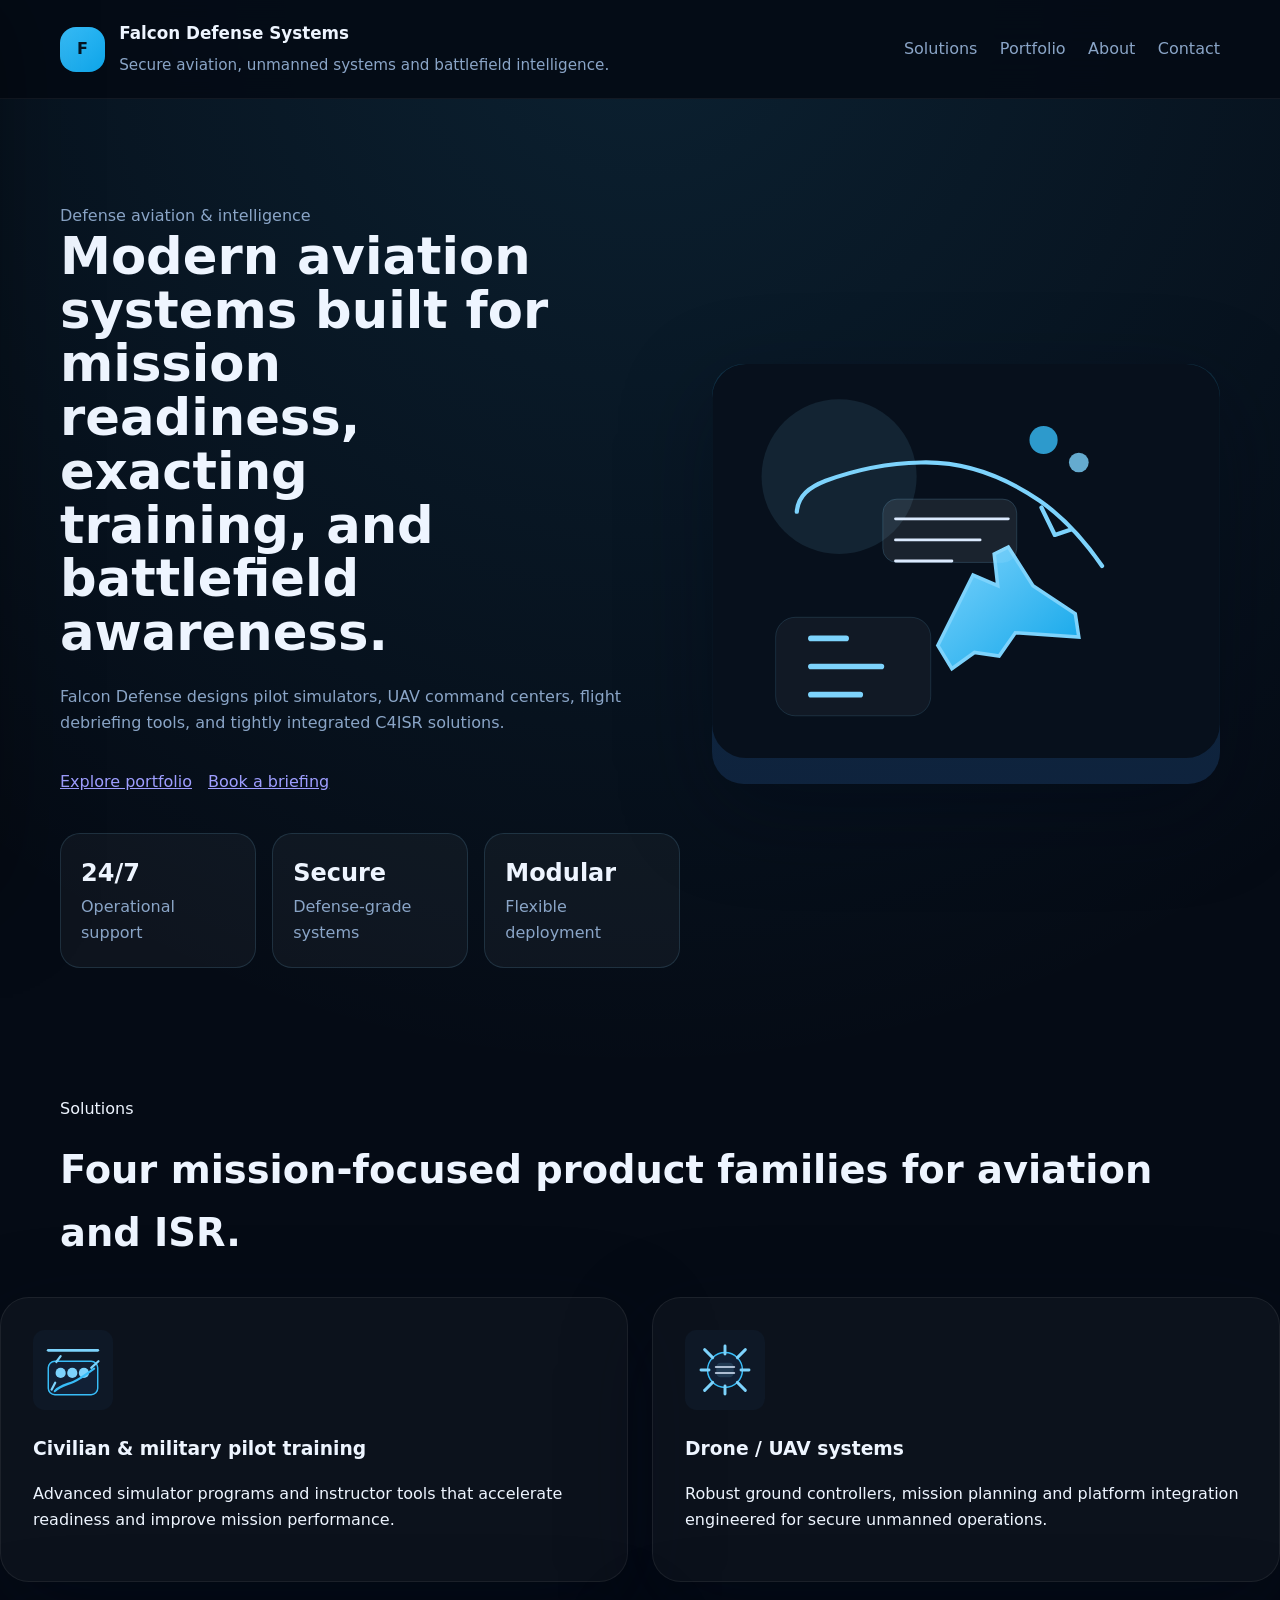
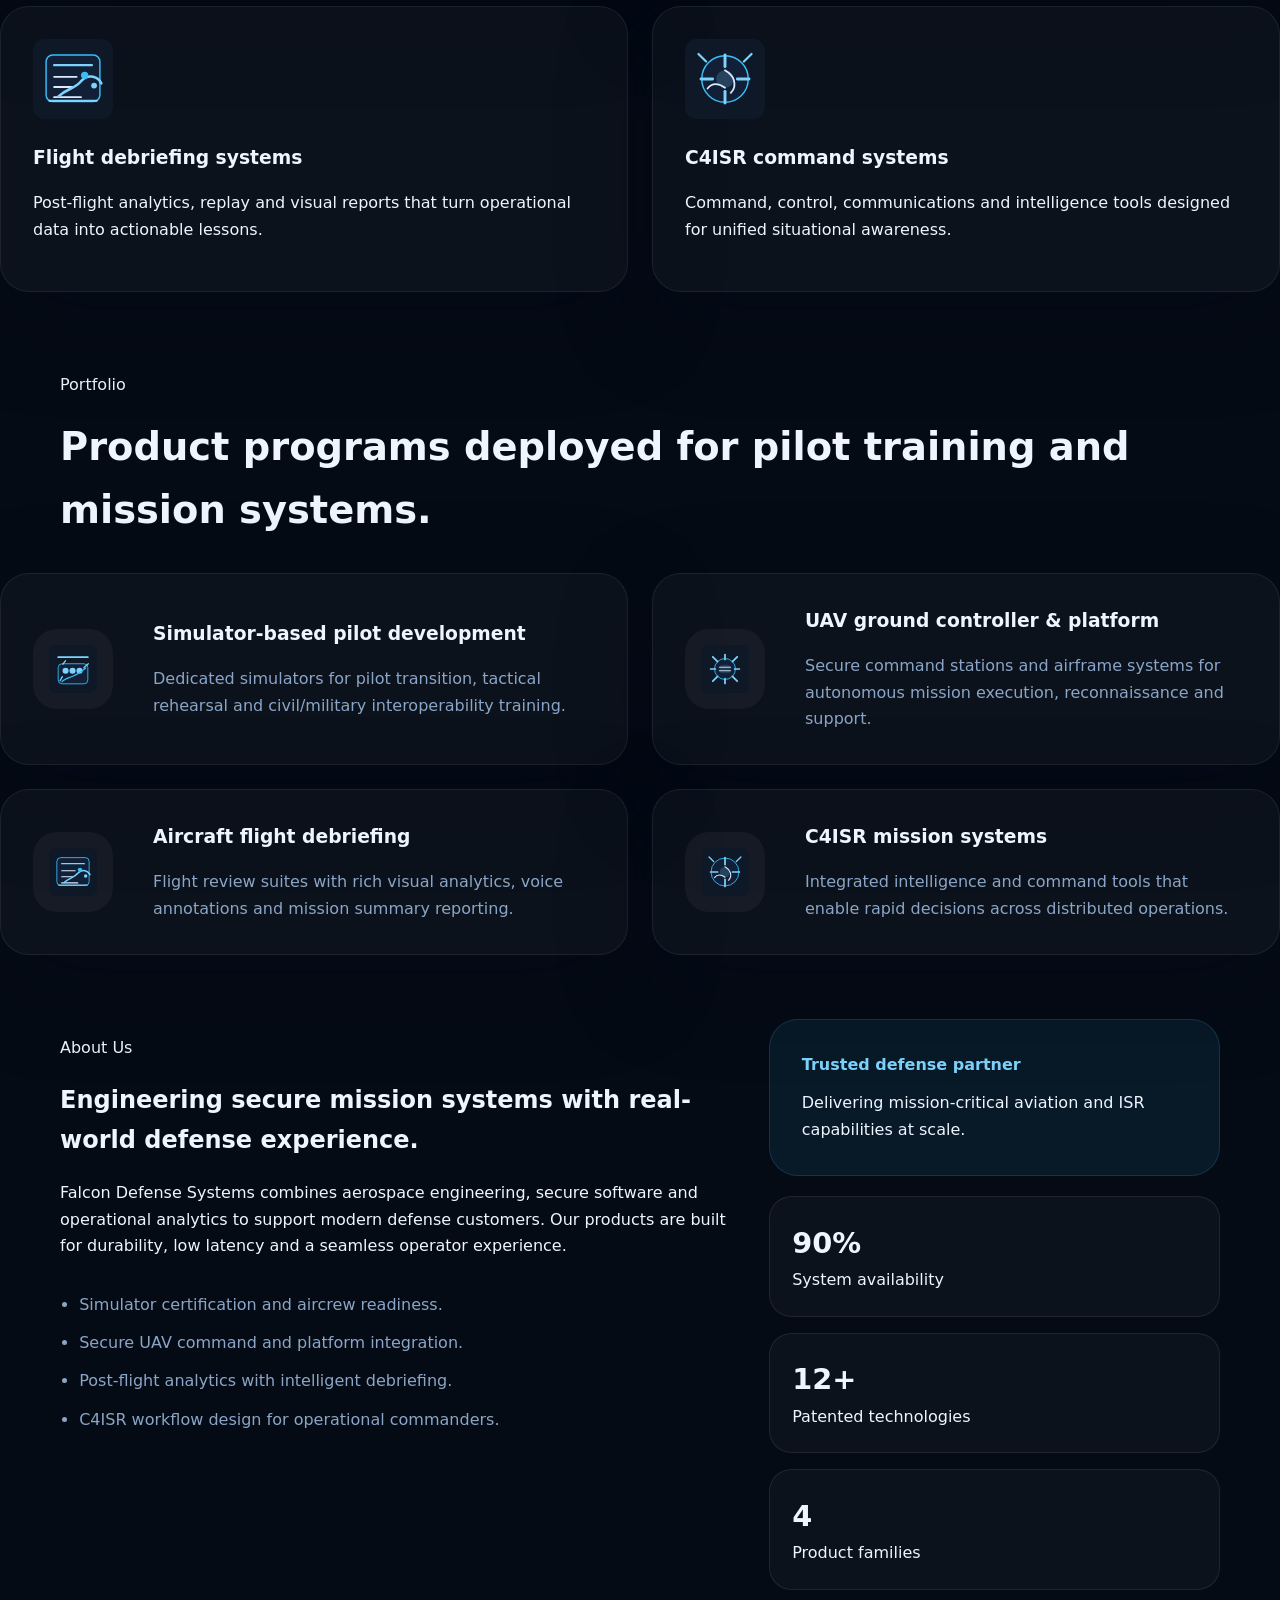
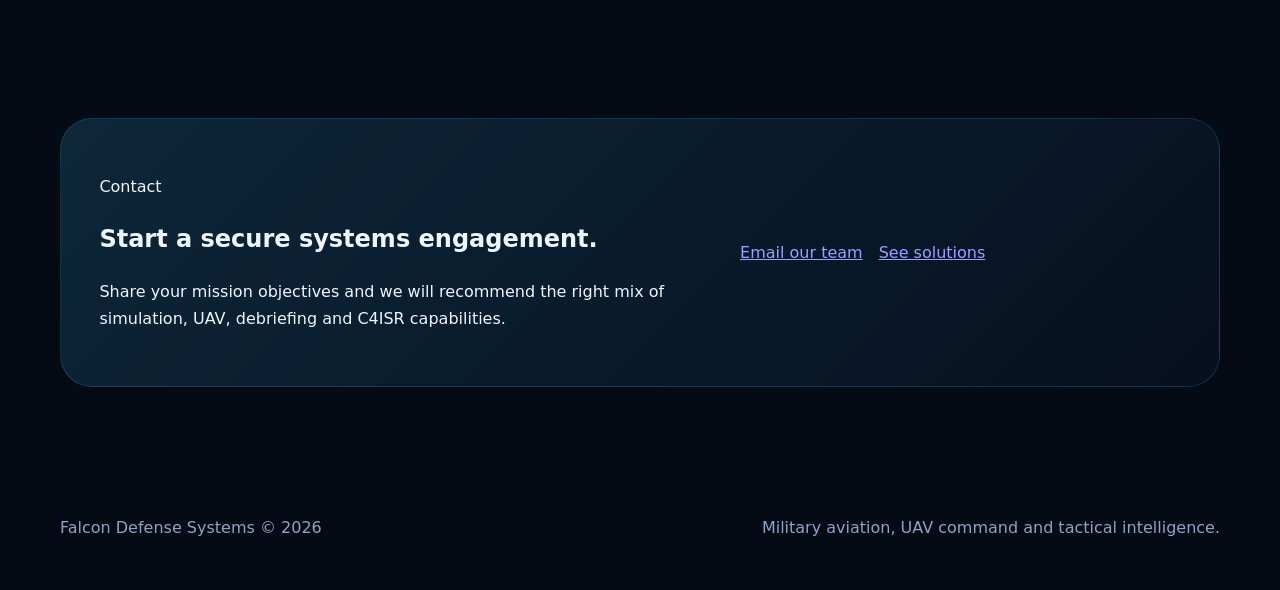
<file: index.html>
<!DOCTYPE html>
<html lang="en">
<head>
  <meta charset="UTF-8" />
  <meta name="viewport" content="width=device-width, initial-scale=1.0" />
  <title>Falcon Defense Systems</title>
  <link rel="stylesheet" href="styles.css" />
</head>
<body>
  <header class="site-header">
    <div class="container header-inner">
      <a class="brand" href="#hero">
        <span class="brand-mark">F</span>
        <div class="brand-copy">
          <h1>Falcon Defense Systems</h1>
          <p>Secure aviation, unmanned systems and battlefield intelligence.</p>
        </div>
      </a>

      <nav class="nav-links">
        <a href="#services">Solutions</a>
        <a href="#portfolio">Portfolio</a>
        <a href="#about">About</a>
        <a href="#contact">Contact</a>
      </nav>

      <button class="hamburger-button" type="button" aria-label="Open menu">
        <span></span>
        <span></span>
        <span></span>
      </button>
    </div>
  </header>

  <aside class="side-menu" id="sideMenu" aria-hidden="true">
    <div class="side-menu-inner">
      <button class="side-menu-close" type="button" aria-label="Close menu">×</button>
      <div class="side-brand">
        <span class="brand-mark">F</span>
        <div>
          <h2>Falcon Defense</h2>
          <p>Training, UAVs, debriefing and C4ISR.</p>
        </div>
      </div>

      <nav class="side-nav">
        <a href="#services">Solutions</a>
        <a href="#portfolio">Portfolio</a>
        <a href="#about">About</a>
        <a href="#contact">Contact</a>
      </nav>

      <div class="side-contact">
        <p>Request a secure demo or capability briefing.</p>
        <a href="mailto:info@falcondefense.com">info@falcondefense.com</a>
      </div>
    </div>
  </aside>

  <div class="backdrop" id="menuBackdrop"></div>

  <main>
    <section class="hero" id="hero">
      <div class="container hero-grid">
        <div class="hero-copy">
          <p class="eyebrow">Defense aviation & intelligence</p>
          <h2>Modern aviation systems built for mission readiness, exacting training, and battlefield awareness.</h2>
          <p>Falcon Defense designs pilot simulators, UAV command centers, flight debriefing tools, and tightly integrated C4ISR solutions.</p>
          <div class="hero-actions">
            <a href="#portfolio" class="btn-primary">Explore portfolio</a>
            <a href="#contact" class="btn-secondary">Book a briefing</a>
          </div>

          <div class="hero-highlights">
            <div>
              <strong>24/7</strong>
              <span>Operational support</span>
            </div>
            <div>
              <strong>Secure</strong>
              <span>Defense-grade systems</span>
            </div>
            <div>
              <strong>Modular</strong>
              <span>Flexible deployment</span>
            </div>
          </div>
        </div>

        <div class="hero-visual">
          <img src="assets/hero-aviation.svg" alt="Aviation and mission command illustration" />
        </div>
      </div>
    </section>

    <section class="solutions" id="services">
      <div class="container section-header">
        <p class="eyebrow">Solutions</p>
        <h2>Four mission-focused product families for aviation and ISR.</h2>
      </div>

      <div class="solutions-grid">
        <article class="feature-card">
          <img src="assets/training.svg" alt="Simulator training illustration" />
          <h3>Civilian & military pilot training</h3>
          <p>Advanced simulator programs and instructor tools that accelerate readiness and improve mission performance.</p>
        </article>
        <article class="feature-card">
          <img src="assets/uav.svg" alt="UAV system illustration" />
          <h3>Drone / UAV systems</h3>
          <p>Robust ground controllers, mission planning and platform integration engineered for secure unmanned operations.</p>
        </article>
        <article class="feature-card">
          <img src="assets/debrief.svg" alt="Flight debriefing illustration" />
          <h3>Flight debriefing systems</h3>
          <p>Post-flight analytics, replay and visual reports that turn operational data into actionable lessons.</p>
        </article>
        <article class="feature-card">
          <img src="assets/c4isr.svg" alt="C4ISR systems illustration" />
          <h3>C4ISR command systems</h3>
          <p>Command, control, communications and intelligence tools designed for unified situational awareness.</p>
        </article>
      </div>
    </section>

    <section class="portfolio" id="portfolio">
      <div class="container section-header">
        <p class="eyebrow">Portfolio</p>
        <h2>Product programs deployed for pilot training and mission systems.</h2>
      </div>

      <div class="portfolio-grid">
        <article class="portfolio-card">
          <figure>
            <img src="assets/training.svg" alt="Pilot training portfolio" />
          </figure>
          <div>
            <h3>Simulator-based pilot development</h3>
            <p>Dedicated simulators for pilot transition, tactical rehearsal and civil/military interoperability training.</p>
          </div>
        </article>

        <article class="portfolio-card">
          <figure>
            <img src="assets/uav.svg" alt="UAV control portfolio" />
          </figure>
          <div>
            <h3>UAV ground controller & platform</h3>
            <p>Secure command stations and airframe systems for autonomous mission execution, reconnaissance and support.</p>
          </div>
        </article>

        <article class="portfolio-card">
          <figure>
            <img src="assets/debrief.svg" alt="Debriefing portfolio" />
          </figure>
          <div>
            <h3>Aircraft flight debriefing</h3>
            <p>Flight review suites with rich visual analytics, voice annotations and mission summary reporting.</p>
          </div>
        </article>

        <article class="portfolio-card">
          <figure>
            <img src="assets/c4isr.svg" alt="C4ISR portfolio" />
          </figure>
          <div>
            <h3>C4ISR mission systems</h3>
            <p>Integrated intelligence and command tools that enable rapid decisions across distributed operations.</p>
          </div>
        </article>
      </div>
    </section>

    <section class="about" id="about">
      <div class="container about-grid">
        <div>
          <p class="eyebrow">About Us</p>
          <h2>Engineering secure mission systems with real-world defense experience.</h2>
          <p>Falcon Defense Systems combines aerospace engineering, secure software and operational analytics to support modern defense customers. Our products are built for durability, low latency and a seamless operator experience.</p>
          <ul class="about-list">
            <li>Simulator certification and aircrew readiness.</li>
            <li>Secure UAV command and platform integration.</li>
            <li>Post-flight analytics with intelligent debriefing.</li>
            <li>C4ISR workflow design for operational commanders.</li>
          </ul>
        </div>

        <div class="about-visual">
          <div class="about-card">
            <span>Trusted defense partner</span>
            <p>Delivering mission-critical aviation and ISR capabilities at scale.</p>
          </div>
          <div class="about-stats">
            <div>
              <strong>90%</strong>
              <span>System availability</span>
            </div>
            <div>
              <strong>12+</strong>
              <span>Patented technologies</span>
            </div>
            <div>
              <strong>4</strong>
              <span>Product families</span>
            </div>
          </div>
        </div>
      </div>
    </section>

    <section class="contact" id="contact">
      <div class="container contact-panel">
        <div>
          <p class="eyebrow">Contact</p>
          <h2>Start a secure systems engagement.</h2>
          <p>Share your mission objectives and we will recommend the right mix of simulation, UAV, debriefing and C4ISR capabilities.</p>
        </div>
        <div class="contact-actions">
          <a href="mailto:info@falcondefense.com" class="btn-primary">Email our team</a>
          <a href="#services" class="btn-secondary">See solutions</a>
        </div>
      </div>
    </section>
  </main>

  <footer class="site-footer">
    <div class="container footer-inner">
      <p>Falcon Defense Systems © 2026</p>
      <p>Military aviation, UAV command and tactical intelligence.</p>
    </div>
  </footer>

  <script src="script.js"></script>
</body>
</html>
</file>
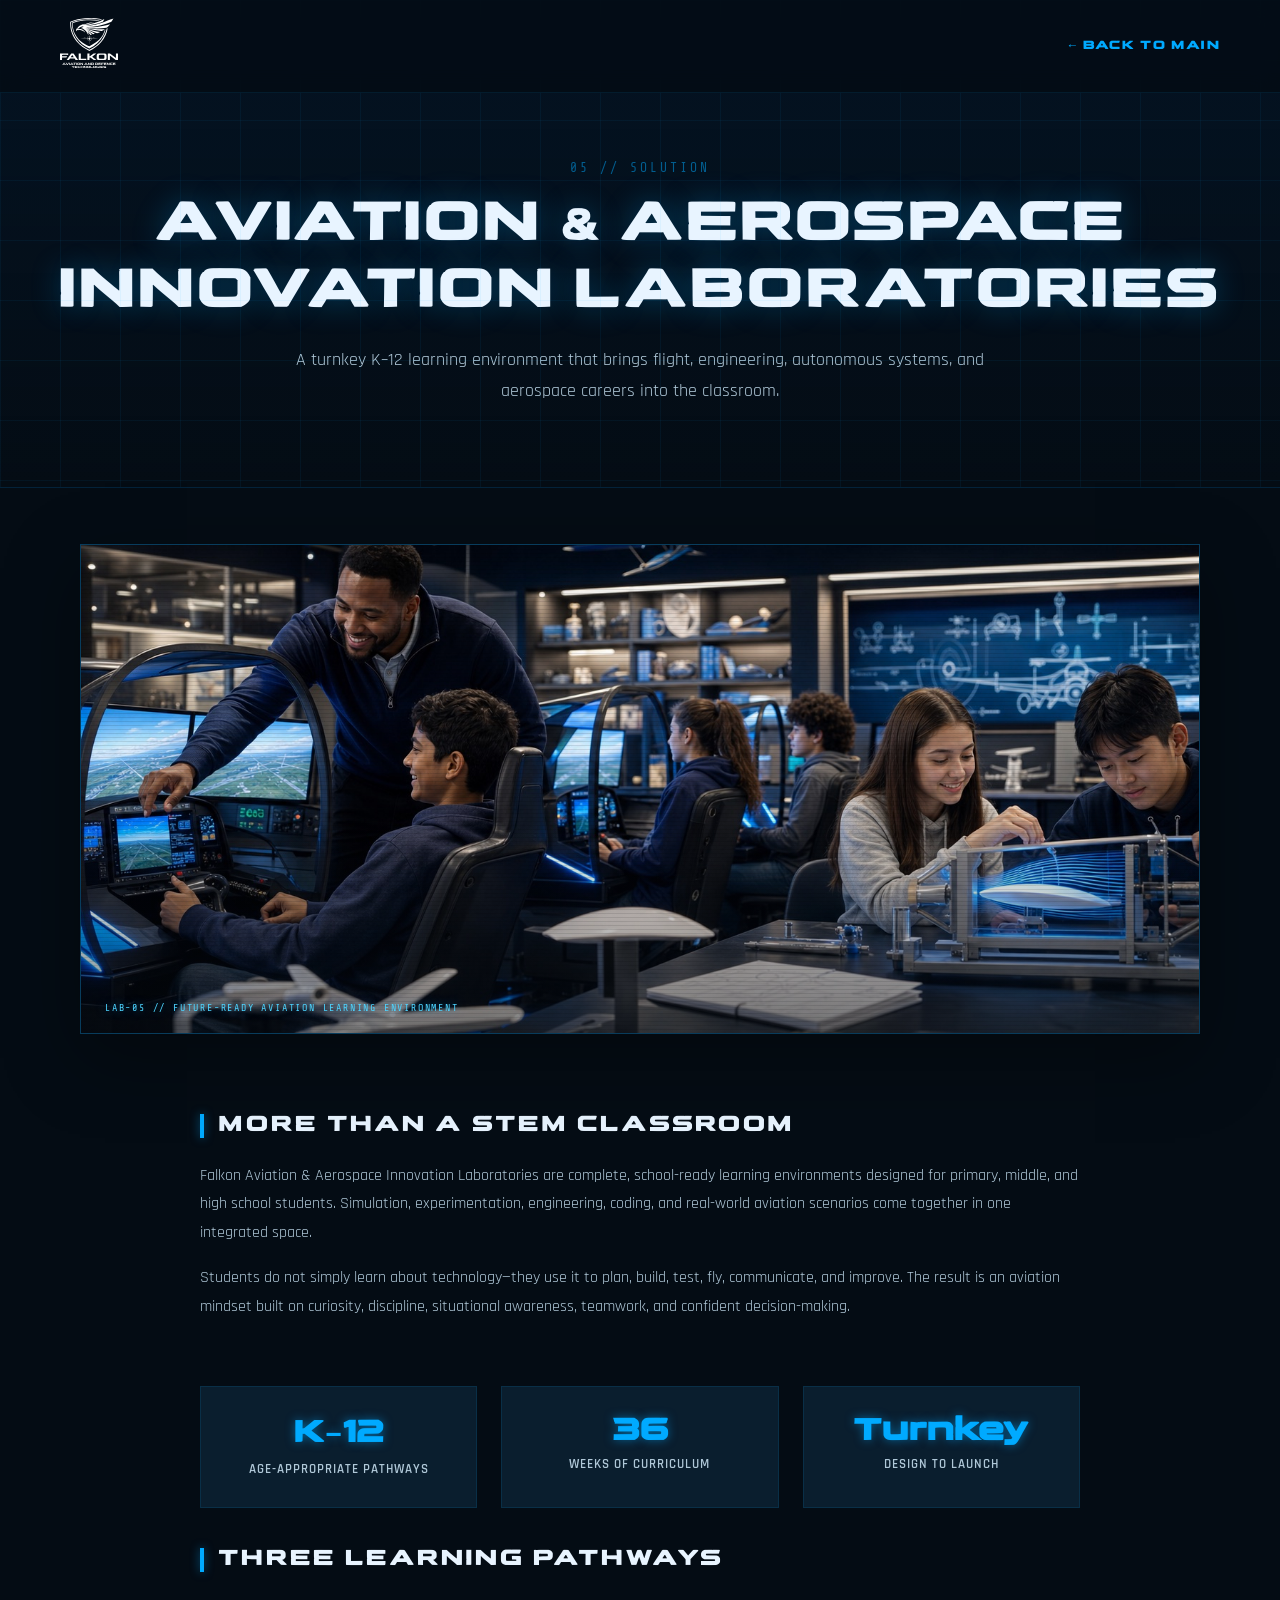
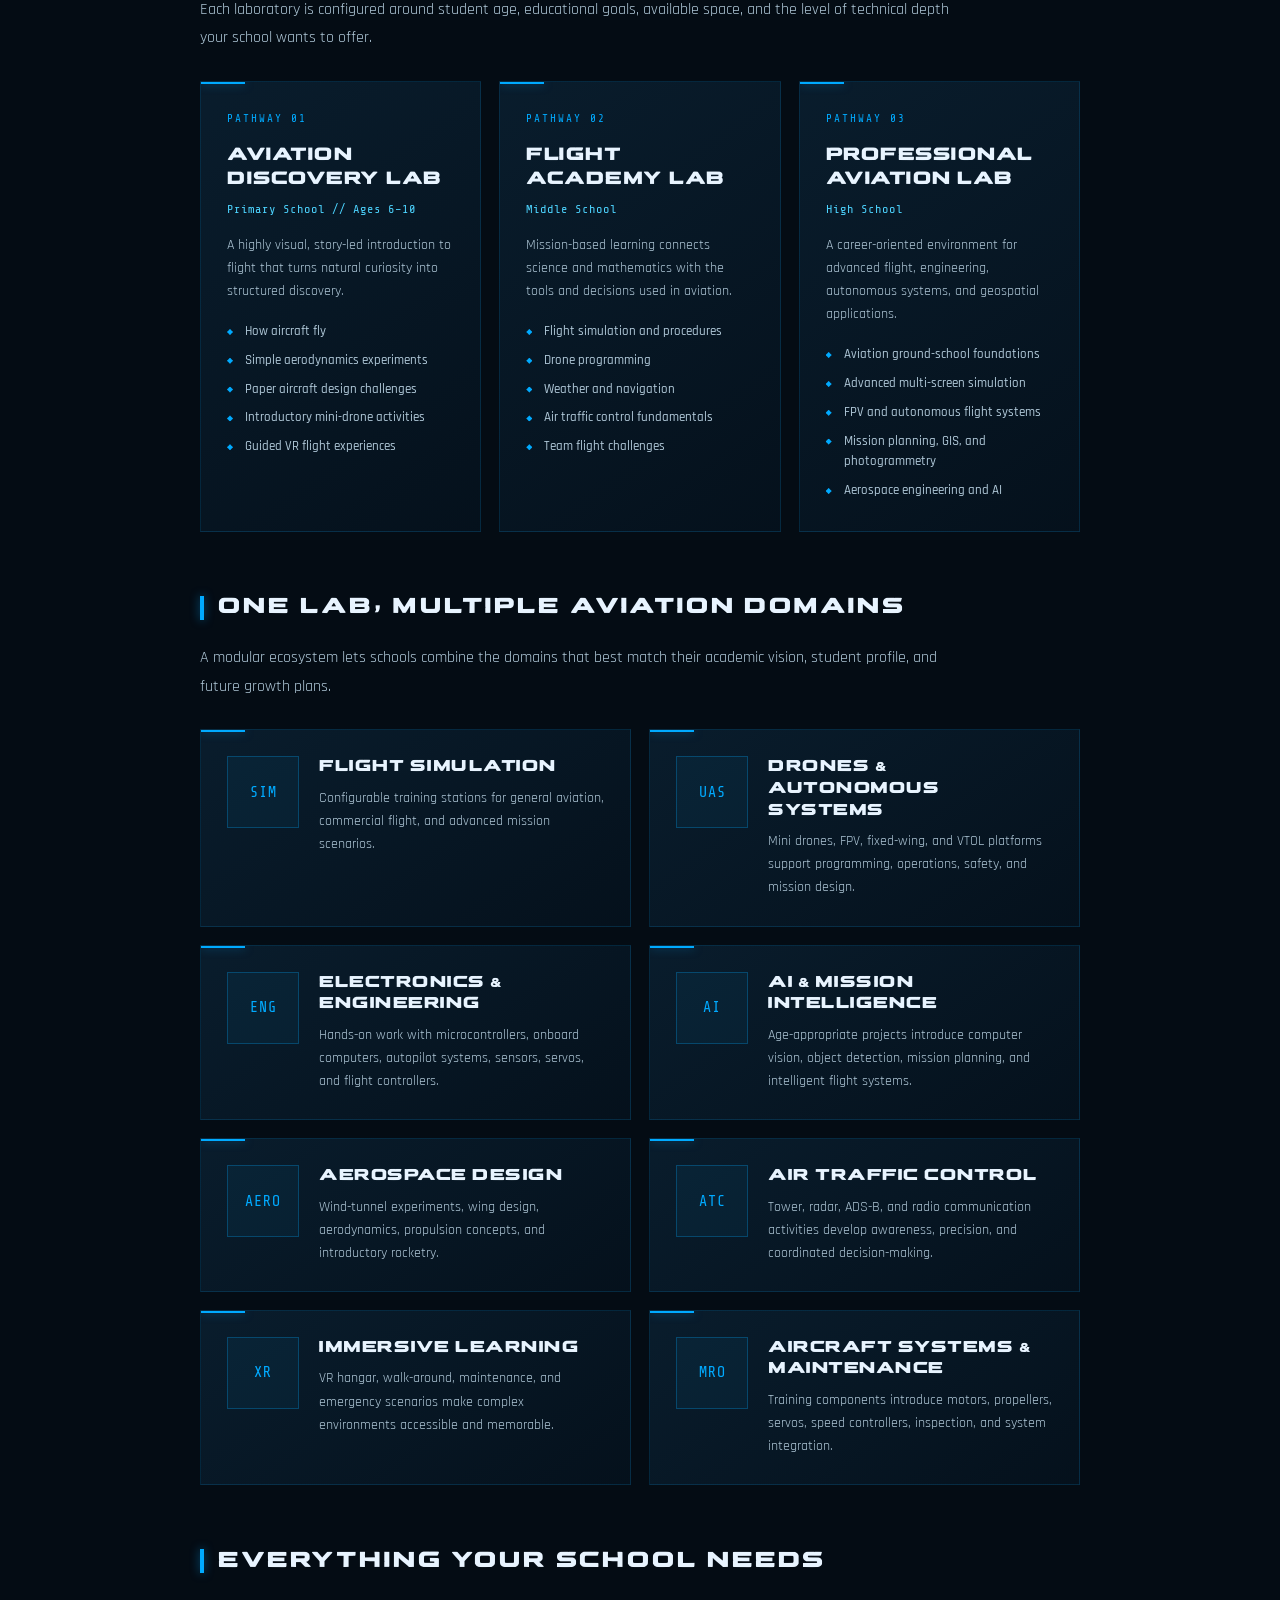
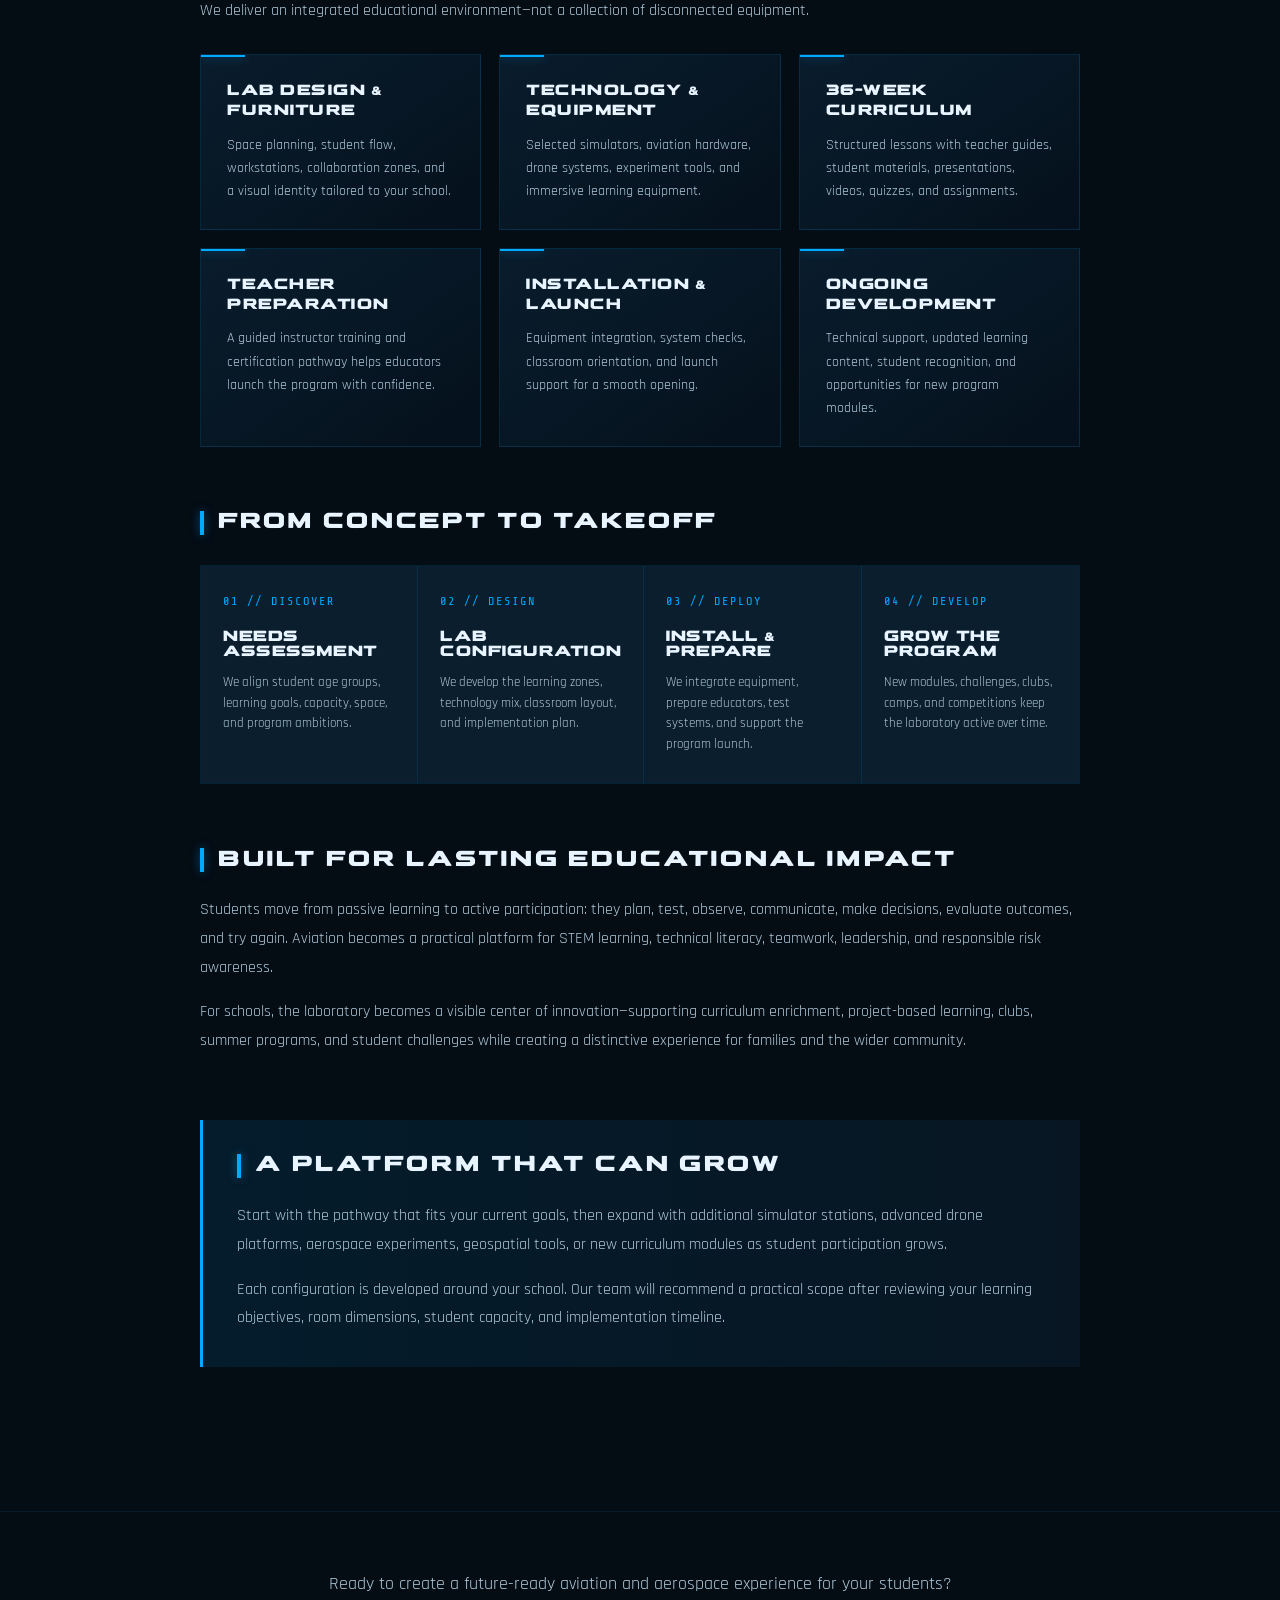
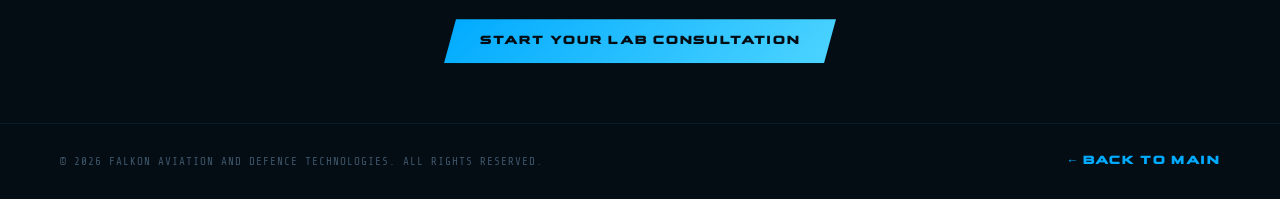
<file: docs/aviation-laboratories.html>
<!DOCTYPE html>
<html lang="en">
<head>
  <meta charset="UTF-8" />
  <meta name="viewport" content="width=device-width, initial-scale=1.0" />
  <title>Aviation & Aerospace Innovation Laboratories — Falkon Aviation</title>
  <meta name="description" content="Turnkey Aviation & Aerospace Innovation Laboratories for K–12 schools, combining flight simulation, drones, engineering, AI, curriculum, teacher training, and ongoing support.">
  <link rel="canonical" href="https://falcon-aviation-and-defence.vercel.app/aviation-laboratories">
  <link rel="icon" type="image/svg+xml" href="assets/Logo_w.svg">
  <link rel="preconnect" href="https://fonts.googleapis.com">
  <link href="https://fonts.googleapis.com/css2?family=Rajdhani:wght@300;400;500;600;700&family=Share+Tech+Mono&display=swap" rel="stylesheet">
  <style>
    @font-face { font-family: 'FalkonFont'; src: url('assets/fonts/FalkonFontv2-Regular.woff') format('woff'); font-weight: normal; font-style: normal; font-display: swap; }
    *, *::before, *::after { box-sizing: border-box; margin: 0; padding: 0; }
    :root { --blue-core: #00aaff; --blue-bright: #4dd4ff; --blue-dim: #005f99; --steel: #b0c8d8; --white: #e8f4ff; --dark: #040c14; --dark2: #071520; --dark3: #0a1e2e; --glow-sm: 0 0 10px rgba(0,170,255,0.5); }
    html { scroll-behavior: smooth; }
    body { background: var(--dark); color: var(--white); font-family: 'Rajdhani', sans-serif; overflow-x: hidden; }
    .detail-nav { position: fixed; top: 0; left: 0; right: 0; z-index: 100; display: flex; align-items: center; padding: 18px 60px; background: rgba(4,12,20,0.85); backdrop-filter: blur(12px); border-bottom: 1px solid rgba(0,170,255,0.1); }
    .detail-nav .nav-logo img { height: 50px; width: auto; } .detail-nav .nav-logo { text-decoration: none; }
    .back-link { margin-left: auto; font-family: 'FalkonFont', monospace; font-size: 12px; font-weight: 600; letter-spacing: 2px; text-transform: uppercase; color: var(--blue-core); text-decoration: none; display: flex; align-items: center; gap: 8px; transition: all 0.3s; }
    .back-link:hover { color: var(--blue-bright); gap: 12px; }
    .page-hero { padding: 160px 60px 80px; text-align: center; background: linear-gradient(180deg, rgba(0,60,120,0.15) 0%, var(--dark) 100%); border-bottom: 1px solid rgba(0,170,255,0.1); position: relative; overflow: hidden; }
    .page-hero::before { content: ''; position: absolute; inset: 0; background-image: linear-gradient(rgba(0,170,255,0.06) 1px, transparent 1px), linear-gradient(90deg, rgba(0,170,255,0.06) 1px, transparent 1px); background-size: 60px 60px; pointer-events: none; }
    .page-hero .sol-number { font-family: 'Share Tech Mono', monospace; font-size: 13px; color: rgba(0,170,255,0.5); letter-spacing: 3px; margin-bottom: 16px; }
    .page-hero h1 { font-family: 'FalkonFont', monospace; font-size: clamp(32px, 5vw, 56px); font-weight: 700; letter-spacing: 4px; text-transform: uppercase; color: var(--white); text-shadow: 0 0 30px rgba(0,170,255,0.3); line-height: 1.2; margin-bottom: 20px; }
    .page-hero p { font-size: 18px; color: var(--steel); max-width: 700px; margin: 0 auto; line-height: 1.7; }
    .detail-visual { position: relative; max-width: 1120px; aspect-ratio: 16 / 7; margin: 56px auto 0; overflow: hidden; border: 1px solid rgba(0,170,255,0.22); background: var(--dark3); box-shadow: 0 24px 70px rgba(0,0,0,0.35); }
    .detail-visual img { width: 100%; height: 100%; object-fit: cover; display: block; }
    .detail-visual::after { content: ''; position: absolute; inset: 0; pointer-events: none; background: linear-gradient(0deg, rgba(4,12,20,0.5), transparent 45%), repeating-linear-gradient(0deg, transparent, transparent 3px, rgba(0,0,0,0.1) 3px, rgba(0,0,0,0.1) 4px); }
    .detail-visual figcaption { position: absolute; z-index: 2; left: 24px; bottom: 20px; font-family: 'Share Tech Mono', monospace; font-size: 10px; letter-spacing: 1.8px; text-transform: uppercase; color: var(--blue-bright); text-shadow: var(--glow-sm); }
    .detail-content { max-width: 960px; margin: 0 auto; padding: 80px 40px; }
    .detail-section { margin-bottom: 64px; }
    .detail-section h2 { font-family: 'FalkonFont', monospace; font-size: 22px; font-weight: 700; letter-spacing: 3px; text-transform: uppercase; color: var(--white); margin-bottom: 24px; display: flex; align-items: center; gap: 14px; }
    .detail-section h2::before { content: ''; width: 4px; height: 24px; background: var(--blue-core); box-shadow: var(--glow-sm); flex-shrink: 0; }
    .detail-section p { font-size: 16px; color: var(--steel); line-height: 1.8; margin-bottom: 16px; }
    .detail-section ul { list-style: none; display: flex; flex-direction: column; gap: 12px; margin-top: 16px; }
    .detail-section ul li { display: flex; align-items: flex-start; gap: 12px; font-size: 15px; font-weight: 500; color: var(--steel); line-height: 1.6; }
    .detail-section ul li::before { content: ''; width: 6px; height: 6px; margin-top: 8px; background: var(--blue-core); box-shadow: 0 0 6px var(--blue-core); flex-shrink: 0; clip-path: polygon(50% 0%, 100% 50%, 50% 100%, 0% 50%); }
    .section-intro { max-width: 760px; }
    .level-grid, .capability-grid, .included-grid { display: grid; gap: 18px; margin-top: 28px; }
    .level-grid { grid-template-columns: repeat(3, 1fr); }
    .capability-grid { grid-template-columns: repeat(2, 1fr); }
    .included-grid { grid-template-columns: repeat(3, 1fr); }
    .level-card, .capability-card, .included-card { position: relative; overflow: hidden; border: 1px solid rgba(0,170,255,0.14); background: linear-gradient(145deg, rgba(10,30,46,0.92), rgba(5,17,28,0.92)); }
    .level-card::before, .capability-card::before, .included-card::before { content: ''; position: absolute; top: 0; left: 0; width: 44px; height: 2px; background: var(--blue-core); box-shadow: var(--glow-sm); }
    .level-card { padding: 30px 26px; }
    .level-index, .capability-code { display: block; margin-bottom: 18px; font-family: 'Share Tech Mono', monospace; color: var(--blue-core); font-size: 11px; letter-spacing: 2px; text-transform: uppercase; }
    .level-card h3, .capability-card h3, .included-card h3 { font-family: 'FalkonFont', monospace; color: var(--white); text-transform: uppercase; letter-spacing: 1.5px; line-height: 1.35; }
    .level-card h3 { min-height: 48px; font-size: 18px; }
    .level-card .level-age { display: block; margin: 10px 0 18px; color: var(--blue-bright); font-family: 'Share Tech Mono', monospace; font-size: 12px; letter-spacing: 1px; }
    .level-card p, .capability-card p, .included-card p { margin: 0; color: var(--steel); font-size: 14px; line-height: 1.65; }
    .level-card ul { gap: 8px; margin-top: 18px; }
    .level-card ul li { font-size: 13px; }
    .capability-card { padding: 26px; display: grid; grid-template-columns: 72px 1fr; gap: 20px; align-items: start; }
    .capability-code { width: 72px; height: 72px; margin: 0; display: grid; place-items: center; border: 1px solid rgba(0,170,255,0.28); background: rgba(0,170,255,0.05); font-size: 15px; letter-spacing: 1px; }
    .capability-card h3 { font-size: 16px; margin-bottom: 9px; }
    .included-card { padding: 26px; }
    .included-card h3 { font-size: 15px; margin-bottom: 12px; }
    .delivery-path { display: grid; grid-template-columns: repeat(4, 1fr); gap: 0; margin-top: 30px; border: 1px solid rgba(0,170,255,0.14); }
    .delivery-step { min-height: 190px; padding: 28px 22px; background: var(--dark3); border-right: 1px solid rgba(0,170,255,0.12); }
    .delivery-step:last-child { border-right: 0; }
    .delivery-step span { display: block; margin-bottom: 22px; color: var(--blue-core); font-family: 'Share Tech Mono', monospace; font-size: 12px; letter-spacing: 2px; }
    .delivery-step h3 { margin-bottom: 12px; color: var(--white); font-family: 'FalkonFont', monospace; font-size: 15px; letter-spacing: 1.2px; text-transform: uppercase; }
    .delivery-step p { margin: 0; font-size: 13px; line-height: 1.6; }
    .support-panel { padding: 34px; border-left: 3px solid var(--blue-core); background: linear-gradient(90deg, rgba(0,170,255,0.1), rgba(10,30,46,0.55)); }
    .support-panel p:last-child { margin-bottom: 0; }
    .detail-stats { display: grid; grid-template-columns: repeat(3, 1fr); gap: 24px; margin: 40px 0; }
    .detail-stat { padding: 28px; border: 1px solid rgba(0,170,255,0.12); background: var(--dark3); text-align: center; }
    .detail-stat strong { display: block; font-family: 'FalkonFont', monospace; font-size: 32px; color: var(--blue-core); text-shadow: var(--glow-sm); margin-bottom: 6px; }
    .detail-stat span { font-size: 13px; font-weight: 600; letter-spacing: 1px; text-transform: uppercase; color: var(--steel); }
    .detail-cta { text-align: center; padding: 60px 40px; border-top: 1px solid rgba(0,170,255,0.1); }
    .detail-cta p { font-size: 18px; color: var(--steel); margin-bottom: 24px; }
    .btn-primary { display: inline-flex; align-items: center; gap: 10px; font-family: 'FalkonFont', monospace; font-size: 12px; font-weight: 600; letter-spacing: 2px; text-transform: uppercase; color: var(--dark); background: linear-gradient(135deg, var(--blue-core), var(--blue-bright)); padding: 16px 36px; text-decoration: none; clip-path: polygon(12px 0%, 100% 0%, calc(100% - 12px) 100%, 0% 100%); transition: all 0.3s; box-shadow: var(--glow-sm); }
    .btn-primary:hover { box-shadow: 0 0 20px rgba(0,170,255,0.6); transform: translateY(-2px); }
    .detail-footer { background: var(--dark); border-top: 1px solid rgba(0,170,255,0.1); padding: 30px 60px; display: flex; align-items: center; justify-content: space-between; }
    .detail-footer .copy { font-family: 'Share Tech Mono', monospace; font-size: 11px; color: rgba(120,160,190,0.5); letter-spacing: 1px; }
    @media (max-width: 900px) { .level-grid, .included-grid { grid-template-columns: 1fr; } .capability-grid { grid-template-columns: 1fr; } .delivery-path { grid-template-columns: repeat(2, 1fr); } .delivery-step:nth-child(2) { border-right: 0; } .delivery-step:nth-child(-n+2) { border-bottom: 1px solid rgba(0,170,255,0.12); } }
    @media (max-width: 768px) { .detail-nav { padding: 16px 24px; } .page-hero { padding: 130px 24px 60px; } .page-hero h1 { font-size: clamp(22px, 7vw, 27px); letter-spacing: 1px; } .detail-visual { aspect-ratio: 16 / 10; margin: 32px 24px 0; } .detail-visual figcaption { left: 16px; bottom: 14px; } .detail-content { padding: 50px 24px; } .detail-stats { grid-template-columns: 1fr; } .capability-card { grid-template-columns: 56px 1fr; gap: 16px; padding: 22px; } .capability-code { width: 56px; height: 56px; font-size: 12px; } .delivery-path { grid-template-columns: 1fr; } .delivery-step, .delivery-step:nth-child(2) { min-height: auto; border-right: 0; border-bottom: 1px solid rgba(0,170,255,0.12); } .delivery-step:last-child { border-bottom: 0; } .support-panel { padding: 26px 22px; } .detail-footer { flex-direction: column; gap: 12px; text-align: center; } }
  </style>
</head>
<body>

<nav class="detail-nav">
  <a href="index.html" class="nav-logo"><img src="assets/Logo_w.svg" alt="Falkon Aviation"></a>
  <a href="index.html" class="back-link">← Back to Main</a>
</nav>

<section class="page-hero">
  <div class="sol-number">05 // SOLUTION</div>
  <h1>Aviation & Aerospace<br>Innovation Laboratories</h1>
  <p>A turnkey K–12 learning environment that brings flight, engineering, autonomous systems, and aerospace careers into the classroom.</p>
</section>

<figure class="detail-visual">
  <img src="assets/solutions/aviation-laboratories.jpg" alt="Students learning aviation concepts with simulators and hands-on laboratory equipment" width="1536" height="1024" decoding="async">
  <figcaption>LAB-05 // Future-Ready Aviation Learning Environment</figcaption>
</figure>

<div class="detail-content">
  <div class="detail-section">
    <h2>More Than a STEM Classroom</h2>
    <p>Falkon Aviation & Aerospace Innovation Laboratories are complete, school-ready learning environments designed for primary, middle, and high school students. Simulation, experimentation, engineering, coding, and real-world aviation scenarios come together in one integrated space.</p>
    <p>Students do not simply learn about technology—they use it to plan, build, test, fly, communicate, and improve. The result is an aviation mindset built on curiosity, discipline, situational awareness, teamwork, and confident decision-making.</p>
  </div>

  <div class="detail-stats">
    <div class="detail-stat"><strong>K–12</strong><span>Age-Appropriate Pathways</span></div>
    <div class="detail-stat"><strong>36</strong><span>Weeks of Curriculum</span></div>
    <div class="detail-stat"><strong>Turnkey</strong><span>Design to Launch</span></div>
  </div>

  <div class="detail-section">
    <h2>Three Learning Pathways</h2>
    <p class="section-intro">Each laboratory is configured around student age, educational goals, available space, and the level of technical depth your school wants to offer.</p>
    <div class="level-grid">
      <article class="level-card">
        <span class="level-index">Pathway 01</span>
        <h3>Aviation Discovery Lab</h3>
        <span class="level-age">Primary School // Ages 6–10</span>
        <p>A highly visual, story-led introduction to flight that turns natural curiosity into structured discovery.</p>
        <ul>
          <li>How aircraft fly</li>
          <li>Simple aerodynamics experiments</li>
          <li>Paper aircraft design challenges</li>
          <li>Introductory mini-drone activities</li>
          <li>Guided VR flight experiences</li>
        </ul>
      </article>
      <article class="level-card">
        <span class="level-index">Pathway 02</span>
        <h3>Flight Academy Lab</h3>
        <span class="level-age">Middle School</span>
        <p>Mission-based learning connects science and mathematics with the tools and decisions used in aviation.</p>
        <ul>
          <li>Flight simulation and procedures</li>
          <li>Drone programming</li>
          <li>Weather and navigation</li>
          <li>Air traffic control fundamentals</li>
          <li>Team flight challenges</li>
        </ul>
      </article>
      <article class="level-card">
        <span class="level-index">Pathway 03</span>
        <h3>Professional Aviation Lab</h3>
        <span class="level-age">High School</span>
        <p>A career-oriented environment for advanced flight, engineering, autonomous systems, and geospatial applications.</p>
        <ul>
          <li>Aviation ground-school foundations</li>
          <li>Advanced multi-screen simulation</li>
          <li>FPV and autonomous flight systems</li>
          <li>Mission planning, GIS, and photogrammetry</li>
          <li>Aerospace engineering and AI</li>
        </ul>
      </article>
    </div>
  </div>

  <div class="detail-section">
    <h2>One Lab, Multiple Aviation Domains</h2>
    <p class="section-intro">A modular ecosystem lets schools combine the domains that best match their academic vision, student profile, and future growth plans.</p>
    <div class="capability-grid">
      <article class="capability-card"><span class="capability-code">SIM</span><div><h3>Flight Simulation</h3><p>Configurable training stations for general aviation, commercial flight, and advanced mission scenarios.</p></div></article>
      <article class="capability-card"><span class="capability-code">UAS</span><div><h3>Drones & Autonomous Systems</h3><p>Mini drones, FPV, fixed-wing, and VTOL platforms support programming, operations, safety, and mission design.</p></div></article>
      <article class="capability-card"><span class="capability-code">ENG</span><div><h3>Electronics & Engineering</h3><p>Hands-on work with microcontrollers, onboard computers, autopilot systems, sensors, servos, and flight controllers.</p></div></article>
      <article class="capability-card"><span class="capability-code">AI</span><div><h3>AI & Mission Intelligence</h3><p>Age-appropriate projects introduce computer vision, object detection, mission planning, and intelligent flight systems.</p></div></article>
      <article class="capability-card"><span class="capability-code">AERO</span><div><h3>Aerospace Design</h3><p>Wind-tunnel experiments, wing design, aerodynamics, propulsion concepts, and introductory rocketry.</p></div></article>
      <article class="capability-card"><span class="capability-code">ATC</span><div><h3>Air Traffic Control</h3><p>Tower, radar, ADS-B, and radio communication activities develop awareness, precision, and coordinated decision-making.</p></div></article>
      <article class="capability-card"><span class="capability-code">XR</span><div><h3>Immersive Learning</h3><p>VR hangar, walk-around, maintenance, and emergency scenarios make complex environments accessible and memorable.</p></div></article>
      <article class="capability-card"><span class="capability-code">MRO</span><div><h3>Aircraft Systems & Maintenance</h3><p>Training components introduce motors, propellers, servos, speed controllers, inspection, and system integration.</p></div></article>
    </div>
  </div>

  <div class="detail-section">
    <h2>Everything Your School Needs</h2>
    <p class="section-intro">We deliver an integrated educational environment—not a collection of disconnected equipment.</p>
    <div class="included-grid">
      <article class="included-card"><h3>Lab Design & Furniture</h3><p>Space planning, student flow, workstations, collaboration zones, and a visual identity tailored to your school.</p></article>
      <article class="included-card"><h3>Technology & Equipment</h3><p>Selected simulators, aviation hardware, drone systems, experiment tools, and immersive learning equipment.</p></article>
      <article class="included-card"><h3>36-Week Curriculum</h3><p>Structured lessons with teacher guides, student materials, presentations, videos, quizzes, and assignments.</p></article>
      <article class="included-card"><h3>Teacher Preparation</h3><p>A guided instructor training and certification pathway helps educators launch the program with confidence.</p></article>
      <article class="included-card"><h3>Installation & Launch</h3><p>Equipment integration, system checks, classroom orientation, and launch support for a smooth opening.</p></article>
      <article class="included-card"><h3>Ongoing Development</h3><p>Technical support, updated learning content, student recognition, and opportunities for new program modules.</p></article>
    </div>
  </div>

  <div class="detail-section">
    <h2>From Concept to Takeoff</h2>
    <div class="delivery-path">
      <article class="delivery-step"><span>01 // DISCOVER</span><h3>Needs Assessment</h3><p>We align student age groups, learning goals, capacity, space, and program ambitions.</p></article>
      <article class="delivery-step"><span>02 // DESIGN</span><h3>Lab Configuration</h3><p>We develop the learning zones, technology mix, classroom layout, and implementation plan.</p></article>
      <article class="delivery-step"><span>03 // DEPLOY</span><h3>Install & Prepare</h3><p>We integrate equipment, prepare educators, test systems, and support the program launch.</p></article>
      <article class="delivery-step"><span>04 // DEVELOP</span><h3>Grow the Program</h3><p>New modules, challenges, clubs, camps, and competitions keep the laboratory active over time.</p></article>
    </div>
  </div>

  <div class="detail-section">
    <h2>Built for Lasting Educational Impact</h2>
    <p>Students move from passive learning to active participation: they plan, test, observe, communicate, make decisions, evaluate outcomes, and try again. Aviation becomes a practical platform for STEM learning, technical literacy, teamwork, leadership, and responsible risk awareness.</p>
    <p>For schools, the laboratory becomes a visible center of innovation—supporting curriculum enrichment, project-based learning, clubs, summer programs, and student challenges while creating a distinctive experience for families and the wider community.</p>
  </div>

  <div class="detail-section support-panel">
    <h2>A Platform That Can Grow</h2>
    <p>Start with the pathway that fits your current goals, then expand with additional simulator stations, advanced drone platforms, aerospace experiments, geospatial tools, or new curriculum modules as student participation grows.</p>
    <p>Each configuration is developed around your school. Our team will recommend a practical scope after reviewing your learning objectives, room dimensions, student capacity, and implementation timeline.</p>
  </div>
</div>

<div class="detail-cta">
  <p>Ready to create a future-ready aviation and aerospace experience for your students?</p>
  <a href="index.html#contact" class="btn-primary">Start Your Lab Consultation</a>
</div>

<footer class="detail-footer">
  <span class="copy">© 2026 FALKON AVIATION AND DEFENCE TECHNOLOGIES. ALL RIGHTS RESERVED.</span>
  <a href="index.html" class="back-link">← Back to Main</a>
</footer>

</body>
</html>
</file>
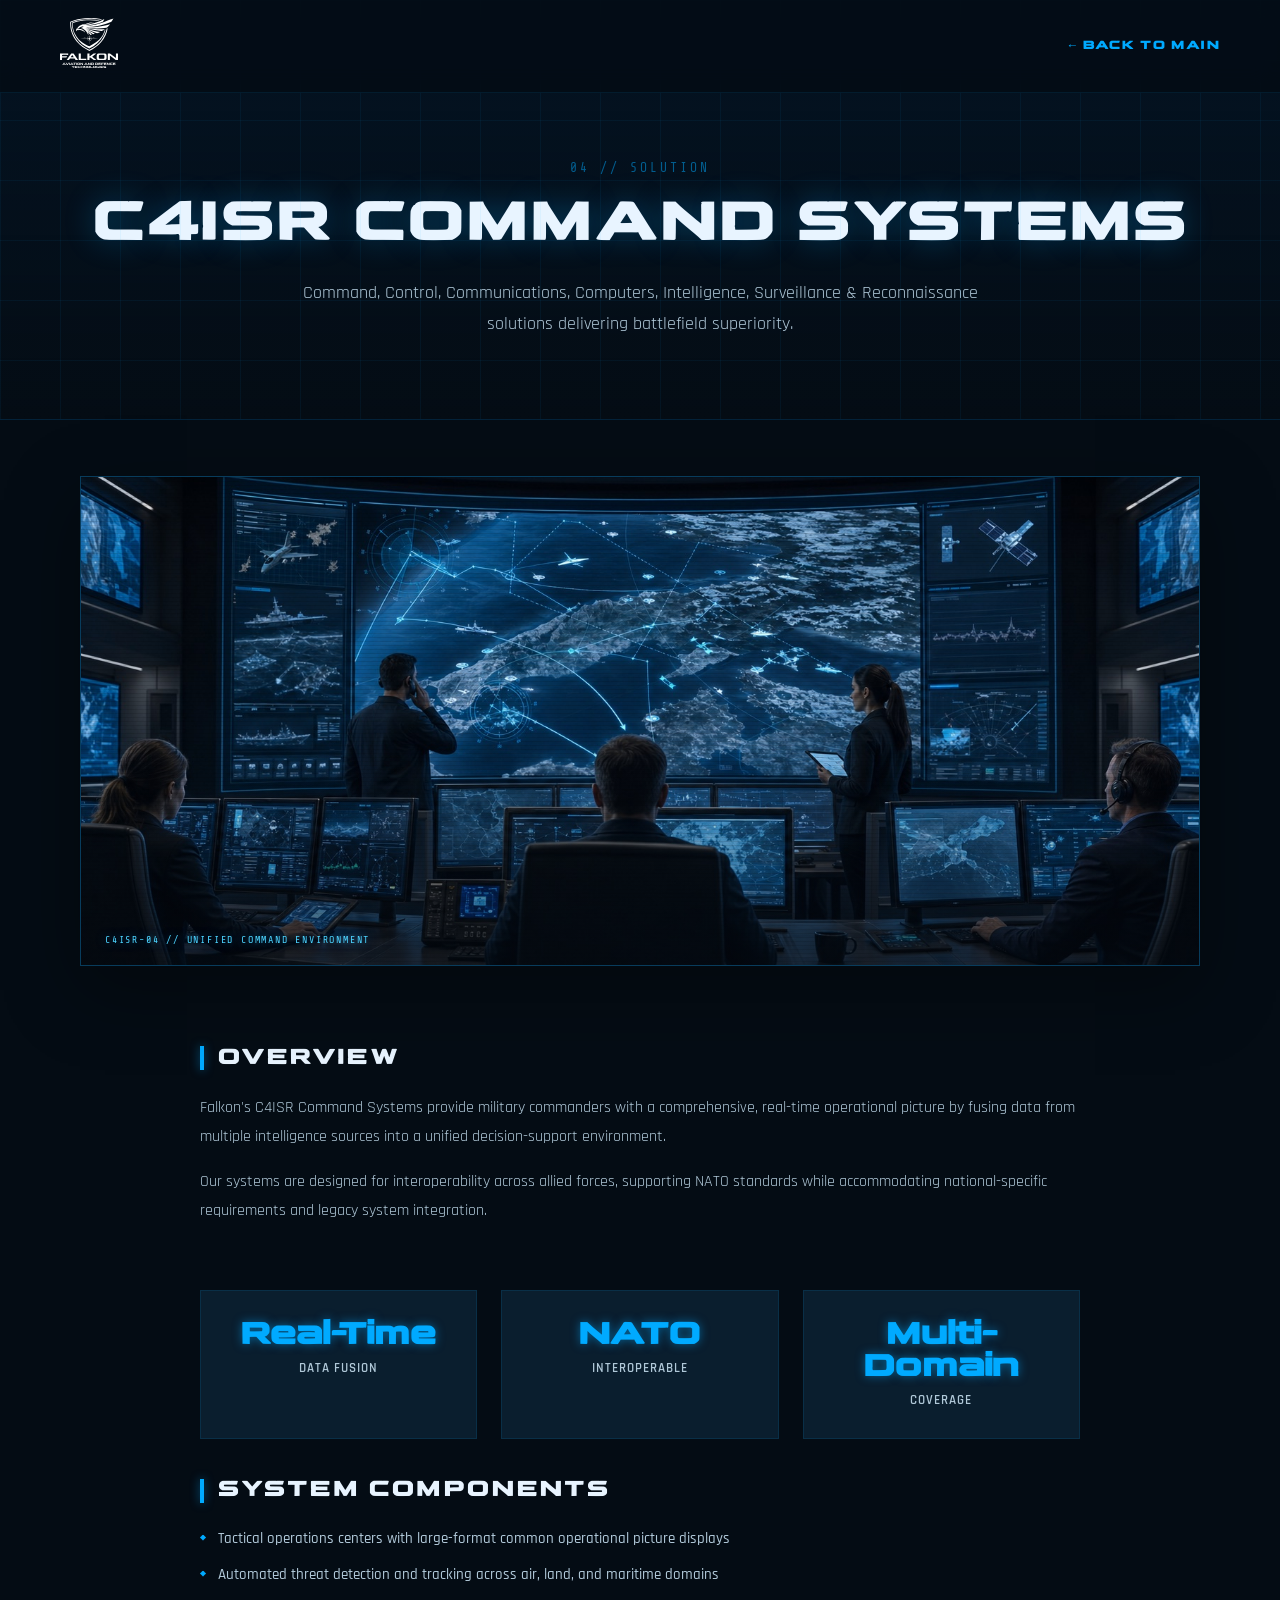
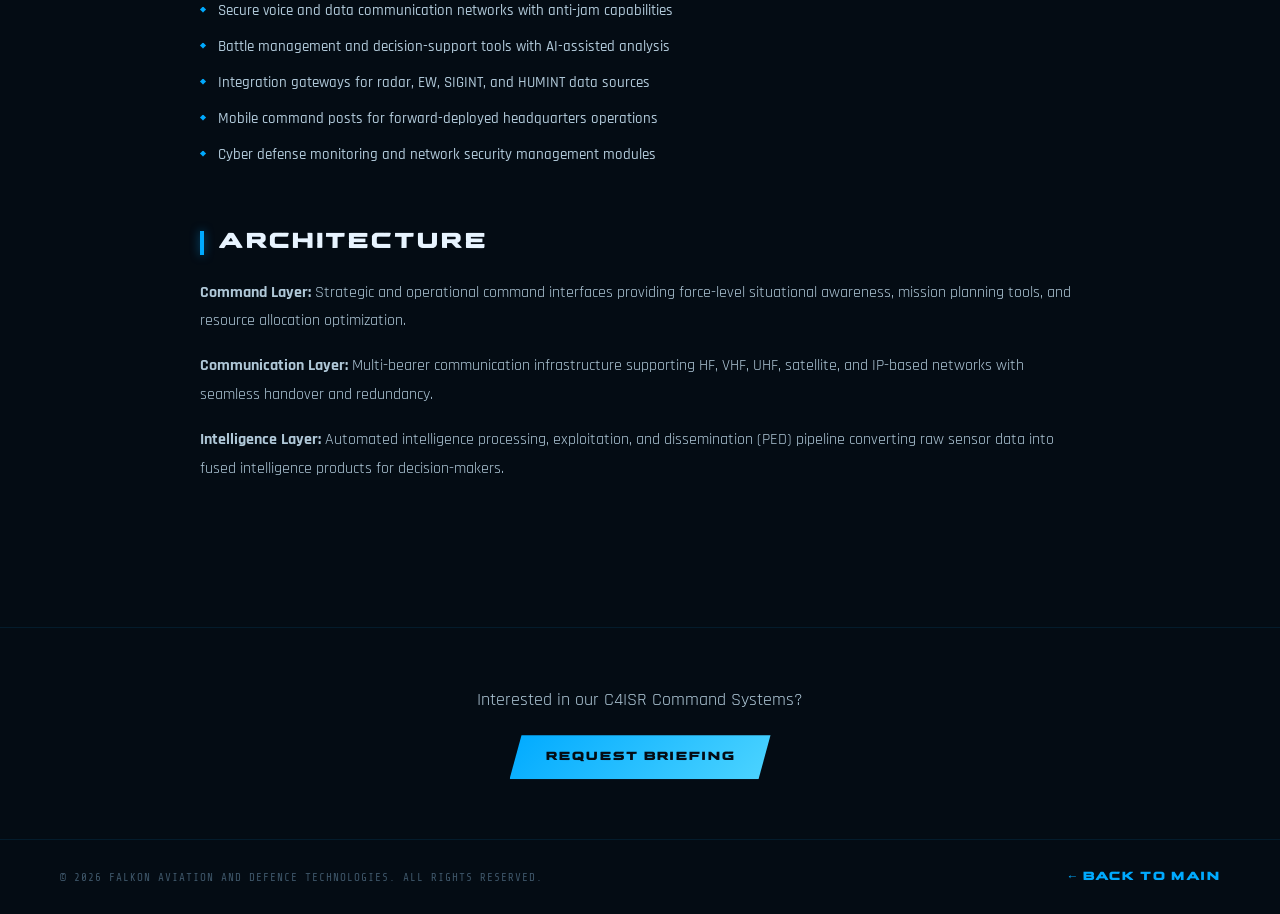
<file: docs/c4isr.html>
<!DOCTYPE html>
<html lang="en">
<head>
  <meta charset="UTF-8" />
  <meta name="viewport" content="width=device-width, initial-scale=1.0" />
  <title>C4ISR Command Systems — Falkon Aviation</title>
  <meta name="description" content="Command, Control, Communications, Computers, Intelligence, Surveillance & Reconnaissance solutions by Falkon Aviation and Defence Technologies.">
  <link rel="icon" type="image/svg+xml" href="assets/Logo_w.svg">
  <link rel="preconnect" href="https://fonts.googleapis.com">
  <link href="https://fonts.googleapis.com/css2?family=Rajdhani:wght@300;400;500;600;700&family=Share+Tech+Mono&display=swap" rel="stylesheet">
  <style>
    @font-face { font-family: 'FalkonFont'; src: url('assets/fonts/FalkonFontv2-Regular.woff') format('woff'); font-weight: normal; font-style: normal; font-display: swap; }
    *, *::before, *::after { box-sizing: border-box; margin: 0; padding: 0; }
    :root { --blue-core: #00aaff; --blue-bright: #4dd4ff; --blue-dim: #005f99; --steel: #b0c8d8; --white: #e8f4ff; --dark: #040c14; --dark2: #071520; --dark3: #0a1e2e; --glow-sm: 0 0 10px rgba(0,170,255,0.5); }
    html { scroll-behavior: smooth; }
    body { background: var(--dark); color: var(--white); font-family: 'Rajdhani', sans-serif; overflow-x: hidden; }
    .detail-nav { position: fixed; top: 0; left: 0; right: 0; z-index: 100; display: flex; align-items: center; padding: 18px 60px; background: rgba(4,12,20,0.85); backdrop-filter: blur(12px); border-bottom: 1px solid rgba(0,170,255,0.1); }
    .detail-nav .nav-logo img { height: 50px; width: auto; } .detail-nav .nav-logo { text-decoration: none; }
    .back-link { margin-left: auto; font-family: 'FalkonFont', monospace; font-size: 12px; font-weight: 600; letter-spacing: 2px; text-transform: uppercase; color: var(--blue-core); text-decoration: none; display: flex; align-items: center; gap: 8px; transition: all 0.3s; }
    .back-link:hover { color: var(--blue-bright); gap: 12px; }
    .page-hero { padding: 160px 60px 80px; text-align: center; background: linear-gradient(180deg, rgba(0,60,120,0.15) 0%, var(--dark) 100%); border-bottom: 1px solid rgba(0,170,255,0.1); position: relative; overflow: hidden; }
    .page-hero::before { content: ''; position: absolute; inset: 0; background-image: linear-gradient(rgba(0,170,255,0.06) 1px, transparent 1px), linear-gradient(90deg, rgba(0,170,255,0.06) 1px, transparent 1px); background-size: 60px 60px; pointer-events: none; }
    .page-hero .sol-number { font-family: 'Share Tech Mono', monospace; font-size: 13px; color: rgba(0,170,255,0.5); letter-spacing: 3px; margin-bottom: 16px; }
    .page-hero h1 { font-family: 'FalkonFont', monospace; font-size: clamp(32px, 5vw, 56px); font-weight: 700; letter-spacing: 4px; text-transform: uppercase; color: var(--white); text-shadow: 0 0 30px rgba(0,170,255,0.3); line-height: 1.2; margin-bottom: 20px; }
    .page-hero p { font-size: 18px; color: var(--steel); max-width: 700px; margin: 0 auto; line-height: 1.7; }
    .detail-visual { position: relative; max-width: 1120px; aspect-ratio: 16 / 7; margin: 56px auto 0; overflow: hidden; border: 1px solid rgba(0,170,255,0.22); background: var(--dark3); box-shadow: 0 24px 70px rgba(0,0,0,0.35); }
    .detail-visual img { width: 100%; height: 100%; object-fit: cover; display: block; }
    .detail-visual::after { content: ''; position: absolute; inset: 0; pointer-events: none; background: linear-gradient(0deg, rgba(4,12,20,0.5), transparent 45%), repeating-linear-gradient(0deg, transparent, transparent 3px, rgba(0,0,0,0.1) 3px, rgba(0,0,0,0.1) 4px); }
    .detail-visual figcaption { position: absolute; z-index: 2; left: 24px; bottom: 20px; font-family: 'Share Tech Mono', monospace; font-size: 10px; letter-spacing: 1.8px; text-transform: uppercase; color: var(--blue-bright); text-shadow: var(--glow-sm); }
    .detail-content { max-width: 960px; margin: 0 auto; padding: 80px 40px; }
    .detail-section { margin-bottom: 64px; }
    .detail-section h2 { font-family: 'FalkonFont', monospace; font-size: 22px; font-weight: 700; letter-spacing: 3px; text-transform: uppercase; color: var(--white); margin-bottom: 24px; display: flex; align-items: center; gap: 14px; }
    .detail-section h2::before { content: ''; width: 4px; height: 24px; background: var(--blue-core); box-shadow: var(--glow-sm); flex-shrink: 0; }
    .detail-section p { font-size: 16px; color: var(--steel); line-height: 1.8; margin-bottom: 16px; }
    .detail-section ul { list-style: none; display: flex; flex-direction: column; gap: 12px; margin-top: 16px; }
    .detail-section ul li { display: flex; align-items: flex-start; gap: 12px; font-size: 15px; font-weight: 500; color: var(--steel); line-height: 1.6; }
    .detail-section ul li::before { content: ''; width: 6px; height: 6px; margin-top: 8px; background: var(--blue-core); box-shadow: 0 0 6px var(--blue-core); flex-shrink: 0; clip-path: polygon(50% 0%, 100% 50%, 50% 100%, 0% 50%); }
    .detail-stats { display: grid; grid-template-columns: repeat(3, 1fr); gap: 24px; margin: 40px 0; }
    .detail-stat { padding: 28px; border: 1px solid rgba(0,170,255,0.12); background: var(--dark3); text-align: center; }
    .detail-stat strong { display: block; font-family: 'FalkonFont', monospace; font-size: 32px; color: var(--blue-core); text-shadow: var(--glow-sm); margin-bottom: 6px; }
    .detail-stat span { font-size: 13px; font-weight: 600; letter-spacing: 1px; text-transform: uppercase; color: var(--steel); }
    .detail-cta { text-align: center; padding: 60px 40px; border-top: 1px solid rgba(0,170,255,0.1); }
    .detail-cta p { font-size: 18px; color: var(--steel); margin-bottom: 24px; }
    .btn-primary { display: inline-flex; align-items: center; gap: 10px; font-family: 'FalkonFont', monospace; font-size: 12px; font-weight: 600; letter-spacing: 2px; text-transform: uppercase; color: var(--dark); background: linear-gradient(135deg, var(--blue-core), var(--blue-bright)); padding: 16px 36px; text-decoration: none; clip-path: polygon(12px 0%, 100% 0%, calc(100% - 12px) 100%, 0% 100%); transition: all 0.3s; box-shadow: var(--glow-sm); }
    .btn-primary:hover { box-shadow: 0 0 20px rgba(0,170,255,0.6); transform: translateY(-2px); }
    .detail-footer { background: var(--dark); border-top: 1px solid rgba(0,170,255,0.1); padding: 30px 60px; display: flex; align-items: center; justify-content: space-between; }
    .detail-footer .copy { font-family: 'Share Tech Mono', monospace; font-size: 11px; color: rgba(120,160,190,0.5); letter-spacing: 1px; }
    @media (max-width: 768px) { .detail-nav { padding: 16px 24px; } .page-hero { padding: 130px 24px 60px; } .detail-visual { aspect-ratio: 16 / 10; margin: 32px 24px 0; } .detail-visual figcaption { left: 16px; bottom: 14px; } .detail-content { padding: 50px 24px; } .detail-stats { grid-template-columns: 1fr; } .detail-footer { flex-direction: column; gap: 12px; text-align: center; } }
  </style>
</head>
<body>

<nav class="detail-nav">
  <a href="index.html" class="nav-logo"><img src="assets/Logo_w.svg" alt="Falkon Aviation"></a>
  <a href="index.html" class="back-link">← Back to Main</a>
</nav>

<section class="page-hero">
  <div class="sol-number">04 // SOLUTION</div>
  <h1>C4ISR Command Systems</h1>
  <p>Command, Control, Communications, Computers, Intelligence, Surveillance & Reconnaissance solutions delivering battlefield superiority.</p>
</section>

<figure class="detail-visual">
  <img src="assets/solutions/c4isr.jpg" alt="Operators monitoring a secure multi-domain command environment" width="1536" height="1024" decoding="async">
  <figcaption>C4ISR-04 // Unified Command Environment</figcaption>
</figure>

<div class="detail-content">
  <div class="detail-section">
    <h2>Overview</h2>
    <p>Falkon's C4ISR Command Systems provide military commanders with a comprehensive, real-time operational picture by fusing data from multiple intelligence sources into a unified decision-support environment.</p>
    <p>Our systems are designed for interoperability across allied forces, supporting NATO standards while accommodating national-specific requirements and legacy system integration.</p>
  </div>

  <div class="detail-stats">
    <div class="detail-stat"><strong>Real-Time</strong><span>Data Fusion</span></div>
    <div class="detail-stat"><strong>NATO</strong><span>Interoperable</span></div>
    <div class="detail-stat"><strong>Multi-Domain</strong><span>Coverage</span></div>
  </div>

  <div class="detail-section">
    <h2>System Components</h2>
    <ul>
      <li>Tactical operations centers with large-format common operational picture displays</li>
      <li>Automated threat detection and tracking across air, land, and maritime domains</li>
      <li>Secure voice and data communication networks with anti-jam capabilities</li>
      <li>Battle management and decision-support tools with AI-assisted analysis</li>
      <li>Integration gateways for radar, EW, SIGINT, and HUMINT data sources</li>
      <li>Mobile command posts for forward-deployed headquarters operations</li>
      <li>Cyber defense monitoring and network security management modules</li>
    </ul>
  </div>

  <div class="detail-section">
    <h2>Architecture</h2>
    <p><strong>Command Layer:</strong> Strategic and operational command interfaces providing force-level situational awareness, mission planning tools, and resource allocation optimization.</p>
    <p><strong>Communication Layer:</strong> Multi-bearer communication infrastructure supporting HF, VHF, UHF, satellite, and IP-based networks with seamless handover and redundancy.</p>
    <p><strong>Intelligence Layer:</strong> Automated intelligence processing, exploitation, and dissemination (PED) pipeline converting raw sensor data into fused intelligence products for decision-makers.</p>
  </div>
</div>

<div class="detail-cta">
  <p>Interested in our C4ISR Command Systems?</p>
  <a href="index.html#contact" class="btn-primary">Request Briefing</a>
</div>

<footer class="detail-footer">
  <span class="copy">© 2026 FALKON AVIATION AND DEFENCE TECHNOLOGIES. ALL RIGHTS RESERVED.</span>
  <a href="index.html" class="back-link">← Back to Main</a>
</footer>

</body>
</html>
</file>
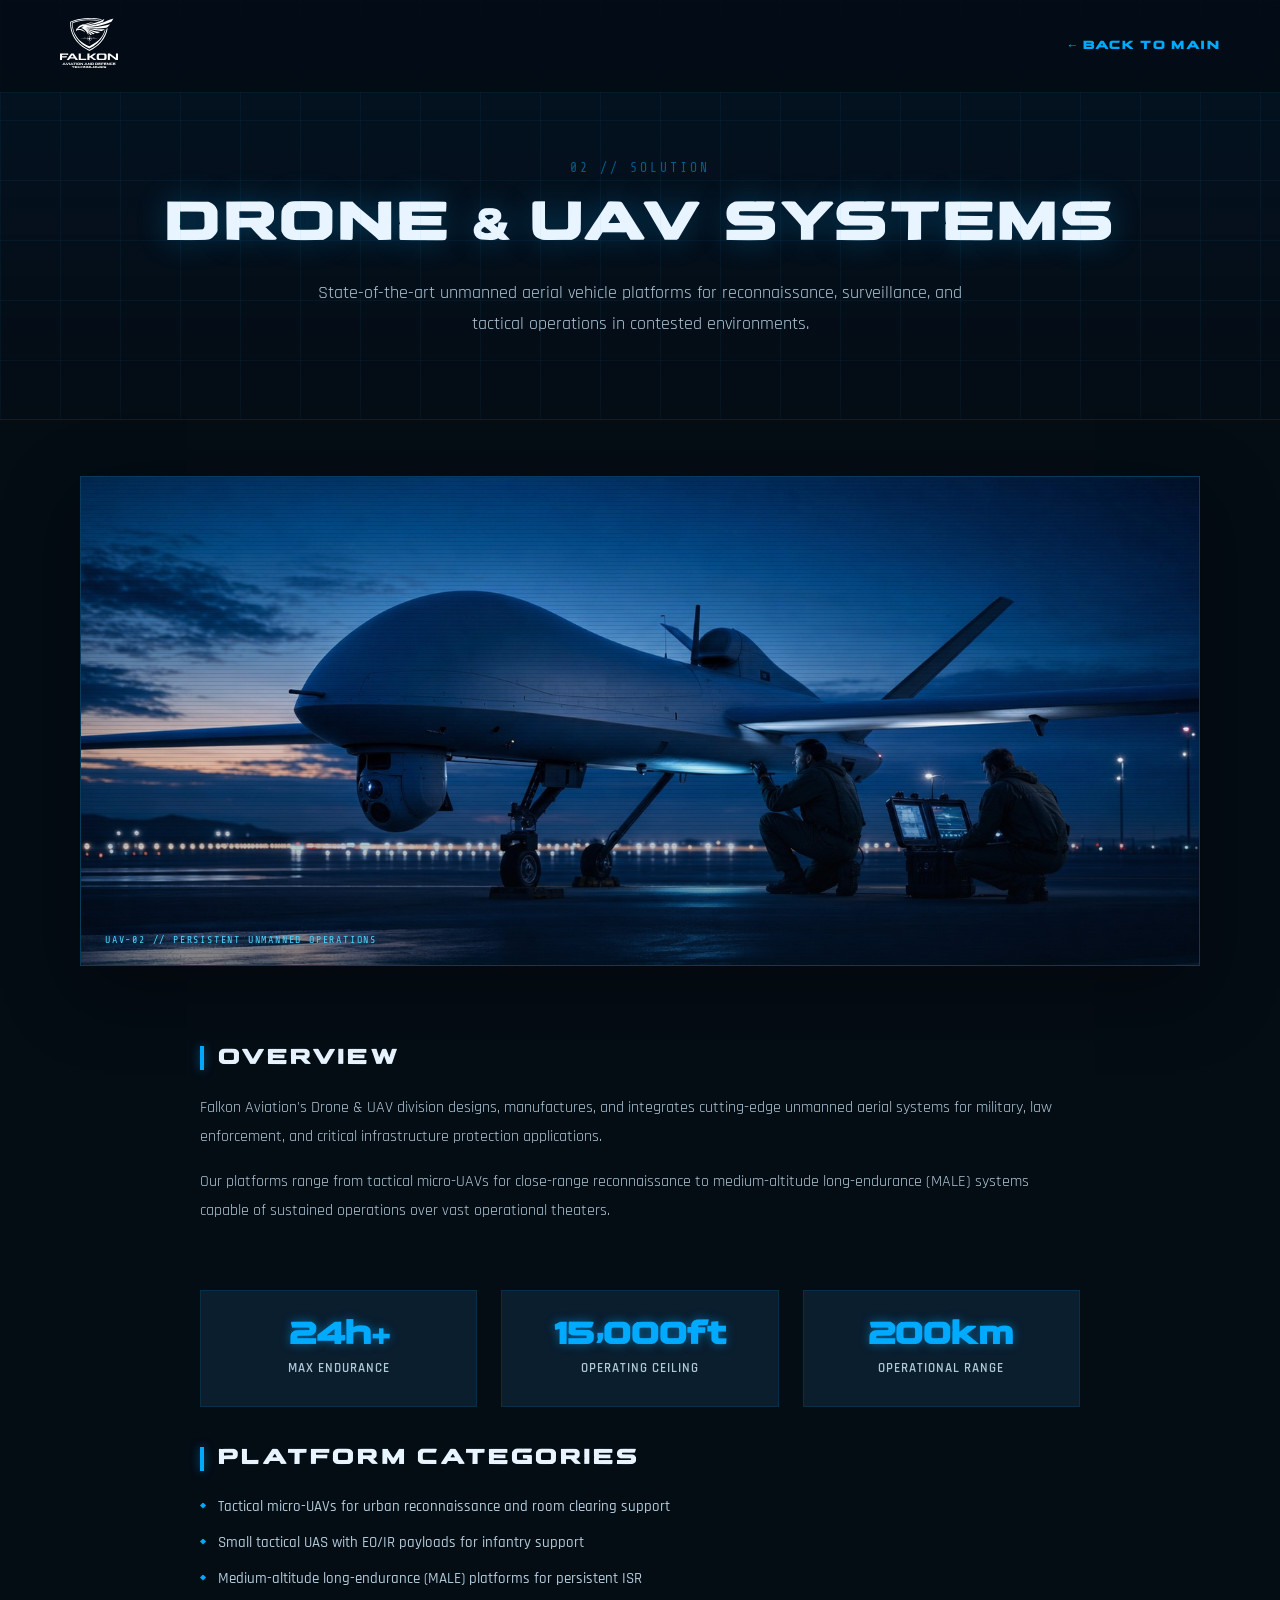
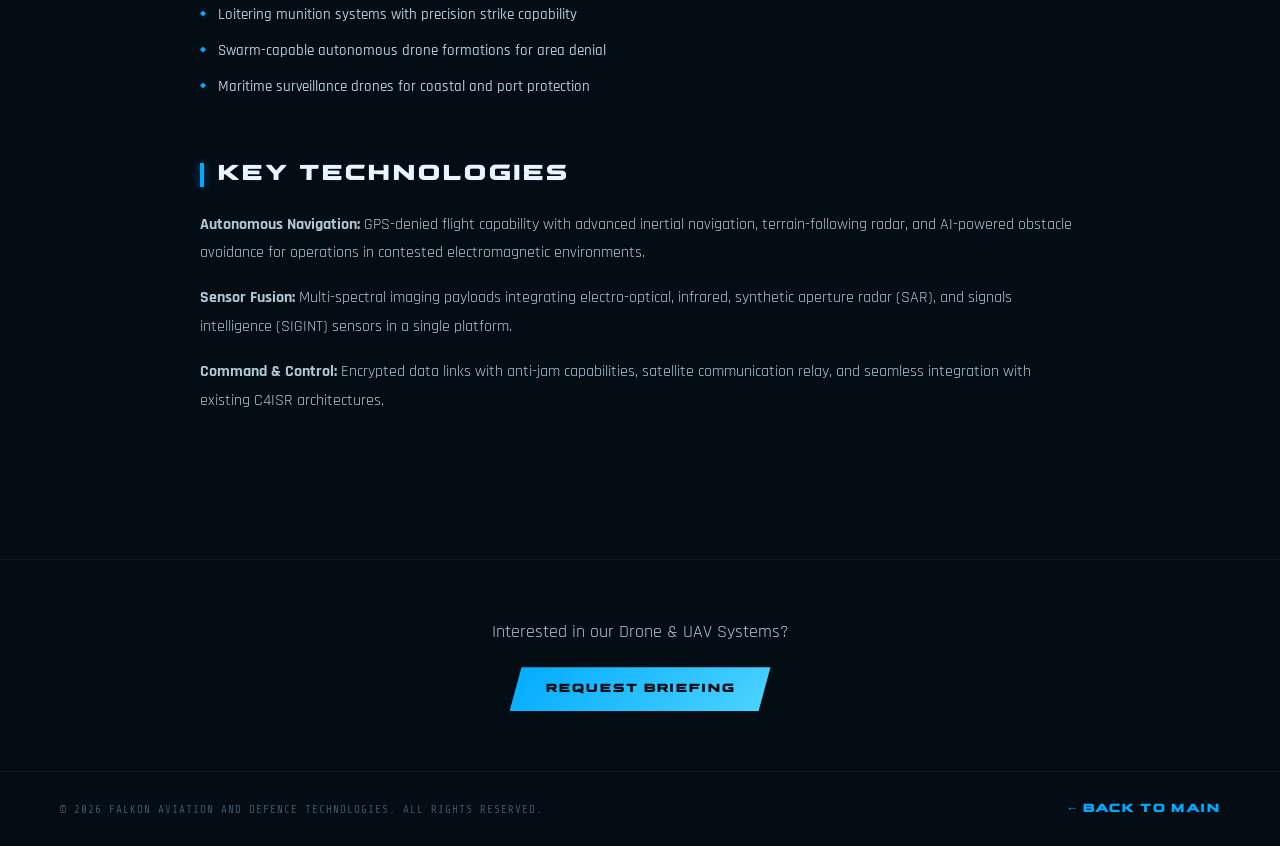
<file: docs/drone-uav.html>
<!DOCTYPE html>
<html lang="en">
<head>
  <meta charset="UTF-8" />
  <meta name="viewport" content="width=device-width, initial-scale=1.0" />
  <title>Drone & UAV Systems — Falkon Aviation</title>
  <meta name="description" content="State-of-the-art unmanned aerial vehicle platforms by Falkon Aviation and Defence Technologies.">
  <link rel="icon" type="image/svg+xml" href="assets/Logo_w.svg">
  <link rel="preconnect" href="https://fonts.googleapis.com">
  <link href="https://fonts.googleapis.com/css2?family=Rajdhani:wght@300;400;500;600;700&family=Share+Tech+Mono&display=swap" rel="stylesheet">
  <style>
    @font-face {
      font-family: 'FalkonFont';
      src: url('assets/fonts/FalkonFontv2-Regular.woff') format('woff');
      font-weight: normal; font-style: normal; font-display: swap;
    }
    *, *::before, *::after { box-sizing: border-box; margin: 0; padding: 0; }
    :root {
      --blue-core: #00aaff; --blue-bright: #4dd4ff; --blue-dim: #005f99;
      --steel: #b0c8d8; --white: #e8f4ff; --dark: #040c14; --dark2: #071520; --dark3: #0a1e2e;
      --glow-sm: 0 0 10px rgba(0,170,255,0.5);
    }
    html { scroll-behavior: smooth; }
    body { background: var(--dark); color: var(--white); font-family: 'Rajdhani', sans-serif; overflow-x: hidden; }
    .detail-nav { position: fixed; top: 0; left: 0; right: 0; z-index: 100; display: flex; align-items: center; padding: 18px 60px; background: rgba(4,12,20,0.85); backdrop-filter: blur(12px); border-bottom: 1px solid rgba(0,170,255,0.1); }
    .detail-nav .nav-logo img { height: 50px; width: auto; }
    .detail-nav .nav-logo { text-decoration: none; }
    .back-link { margin-left: auto; font-family: 'FalkonFont', monospace; font-size: 12px; font-weight: 600; letter-spacing: 2px; text-transform: uppercase; color: var(--blue-core); text-decoration: none; display: flex; align-items: center; gap: 8px; transition: all 0.3s; }
    .back-link:hover { color: var(--blue-bright); gap: 12px; }
    .page-hero { padding: 160px 60px 80px; text-align: center; background: linear-gradient(180deg, rgba(0,60,120,0.15) 0%, var(--dark) 100%); border-bottom: 1px solid rgba(0,170,255,0.1); position: relative; overflow: hidden; }
    .page-hero::before { content: ''; position: absolute; inset: 0; background-image: linear-gradient(rgba(0,170,255,0.06) 1px, transparent 1px), linear-gradient(90deg, rgba(0,170,255,0.06) 1px, transparent 1px); background-size: 60px 60px; pointer-events: none; }
    .page-hero .sol-number { font-family: 'Share Tech Mono', monospace; font-size: 13px; color: rgba(0,170,255,0.5); letter-spacing: 3px; margin-bottom: 16px; }
    .page-hero h1 { font-family: 'FalkonFont', monospace; font-size: clamp(32px, 5vw, 56px); font-weight: 700; letter-spacing: 4px; text-transform: uppercase; color: var(--white); text-shadow: 0 0 30px rgba(0,170,255,0.3); line-height: 1.2; margin-bottom: 20px; }
    .page-hero p { font-size: 18px; color: var(--steel); max-width: 700px; margin: 0 auto; line-height: 1.7; }
    .detail-visual { position: relative; max-width: 1120px; aspect-ratio: 16 / 7; margin: 56px auto 0; overflow: hidden; border: 1px solid rgba(0,170,255,0.22); background: var(--dark3); box-shadow: 0 24px 70px rgba(0,0,0,0.35); }
    .detail-visual img { width: 100%; height: 100%; object-fit: cover; display: block; }
    .detail-visual::after { content: ''; position: absolute; inset: 0; pointer-events: none; background: linear-gradient(0deg, rgba(4,12,20,0.5), transparent 45%), repeating-linear-gradient(0deg, transparent, transparent 3px, rgba(0,0,0,0.1) 3px, rgba(0,0,0,0.1) 4px); }
    .detail-visual figcaption { position: absolute; z-index: 2; left: 24px; bottom: 20px; font-family: 'Share Tech Mono', monospace; font-size: 10px; letter-spacing: 1.8px; text-transform: uppercase; color: var(--blue-bright); text-shadow: var(--glow-sm); }
    .detail-content { max-width: 960px; margin: 0 auto; padding: 80px 40px; }
    .detail-section { margin-bottom: 64px; }
    .detail-section h2 { font-family: 'FalkonFont', monospace; font-size: 22px; font-weight: 700; letter-spacing: 3px; text-transform: uppercase; color: var(--white); margin-bottom: 24px; display: flex; align-items: center; gap: 14px; }
    .detail-section h2::before { content: ''; width: 4px; height: 24px; background: var(--blue-core); box-shadow: var(--glow-sm); flex-shrink: 0; }
    .detail-section p { font-size: 16px; color: var(--steel); line-height: 1.8; margin-bottom: 16px; }
    .detail-section ul { list-style: none; display: flex; flex-direction: column; gap: 12px; margin-top: 16px; }
    .detail-section ul li { display: flex; align-items: flex-start; gap: 12px; font-size: 15px; font-weight: 500; color: var(--steel); line-height: 1.6; }
    .detail-section ul li::before { content: ''; width: 6px; height: 6px; margin-top: 8px; background: var(--blue-core); box-shadow: 0 0 6px var(--blue-core); flex-shrink: 0; clip-path: polygon(50% 0%, 100% 50%, 50% 100%, 0% 50%); }
    .detail-stats { display: grid; grid-template-columns: repeat(3, 1fr); gap: 24px; margin: 40px 0; }
    .detail-stat { padding: 28px; border: 1px solid rgba(0,170,255,0.12); background: var(--dark3); text-align: center; }
    .detail-stat strong { display: block; font-family: 'FalkonFont', monospace; font-size: 32px; color: var(--blue-core); text-shadow: var(--glow-sm); margin-bottom: 6px; }
    .detail-stat span { font-size: 13px; font-weight: 600; letter-spacing: 1px; text-transform: uppercase; color: var(--steel); }
    .detail-cta { text-align: center; padding: 60px 40px; border-top: 1px solid rgba(0,170,255,0.1); }
    .detail-cta p { font-size: 18px; color: var(--steel); margin-bottom: 24px; }
    .btn-primary { display: inline-flex; align-items: center; gap: 10px; font-family: 'FalkonFont', monospace; font-size: 12px; font-weight: 600; letter-spacing: 2px; text-transform: uppercase; color: var(--dark); background: linear-gradient(135deg, var(--blue-core), var(--blue-bright)); padding: 16px 36px; text-decoration: none; clip-path: polygon(12px 0%, 100% 0%, calc(100% - 12px) 100%, 0% 100%); transition: all 0.3s; box-shadow: var(--glow-sm); }
    .btn-primary:hover { box-shadow: 0 0 20px rgba(0,170,255,0.6); transform: translateY(-2px); }
    .detail-footer { background: var(--dark); border-top: 1px solid rgba(0,170,255,0.1); padding: 30px 60px; display: flex; align-items: center; justify-content: space-between; }
    .detail-footer .copy { font-family: 'Share Tech Mono', monospace; font-size: 11px; color: rgba(120,160,190,0.5); letter-spacing: 1px; }
    @media (max-width: 768px) { .detail-nav { padding: 16px 24px; } .page-hero { padding: 130px 24px 60px; } .detail-visual { aspect-ratio: 16 / 10; margin: 32px 24px 0; } .detail-visual figcaption { left: 16px; bottom: 14px; } .detail-content { padding: 50px 24px; } .detail-stats { grid-template-columns: 1fr; } .detail-footer { flex-direction: column; gap: 12px; text-align: center; } }
  </style>
</head>
<body>

<nav class="detail-nav">
  <a href="index.html" class="nav-logo"><img src="assets/Logo_w.svg" alt="Falkon Aviation"></a>
  <a href="index.html" class="back-link">← Back to Main</a>
</nav>

<section class="page-hero">
  <div class="sol-number">02 // SOLUTION</div>
  <h1>Drone & UAV Systems</h1>
  <p>State-of-the-art unmanned aerial vehicle platforms for reconnaissance, surveillance, and tactical operations in contested environments.</p>
</section>

<figure class="detail-visual">
  <img src="assets/solutions/drone-uav.jpg" alt="Unmanned aerial vehicle operating over a remote landscape" width="1536" height="1024" decoding="async">
  <figcaption>UAV-02 // Persistent Unmanned Operations</figcaption>
</figure>

<div class="detail-content">
  <div class="detail-section">
    <h2>Overview</h2>
    <p>Falkon Aviation's Drone & UAV division designs, manufactures, and integrates cutting-edge unmanned aerial systems for military, law enforcement, and critical infrastructure protection applications.</p>
    <p>Our platforms range from tactical micro-UAVs for close-range reconnaissance to medium-altitude long-endurance (MALE) systems capable of sustained operations over vast operational theaters.</p>
  </div>

  <div class="detail-stats">
    <div class="detail-stat"><strong>24h+</strong><span>Max Endurance</span></div>
    <div class="detail-stat"><strong>15,000ft</strong><span>Operating Ceiling</span></div>
    <div class="detail-stat"><strong>200km</strong><span>Operational Range</span></div>
  </div>

  <div class="detail-section">
    <h2>Platform Categories</h2>
    <ul>
      <li>Tactical micro-UAVs for urban reconnaissance and room clearing support</li>
      <li>Small tactical UAS with EO/IR payloads for infantry support</li>
      <li>Medium-altitude long-endurance (MALE) platforms for persistent ISR</li>
      <li>Loitering munition systems with precision strike capability</li>
      <li>Swarm-capable autonomous drone formations for area denial</li>
      <li>Maritime surveillance drones for coastal and port protection</li>
    </ul>
  </div>

  <div class="detail-section">
    <h2>Key Technologies</h2>
    <p><strong>Autonomous Navigation:</strong> GPS-denied flight capability with advanced inertial navigation, terrain-following radar, and AI-powered obstacle avoidance for operations in contested electromagnetic environments.</p>
    <p><strong>Sensor Fusion:</strong> Multi-spectral imaging payloads integrating electro-optical, infrared, synthetic aperture radar (SAR), and signals intelligence (SIGINT) sensors in a single platform.</p>
    <p><strong>Command & Control:</strong> Encrypted data links with anti-jam capabilities, satellite communication relay, and seamless integration with existing C4ISR architectures.</p>
  </div>
</div>

<div class="detail-cta">
  <p>Interested in our Drone & UAV Systems?</p>
  <a href="index.html#contact" class="btn-primary">Request Briefing</a>
</div>

<footer class="detail-footer">
  <span class="copy">© 2026 FALKON AVIATION AND DEFENCE TECHNOLOGIES. ALL RIGHTS RESERVED.</span>
  <a href="index.html" class="back-link">← Back to Main</a>
</footer>

</body>
</html>
</file>
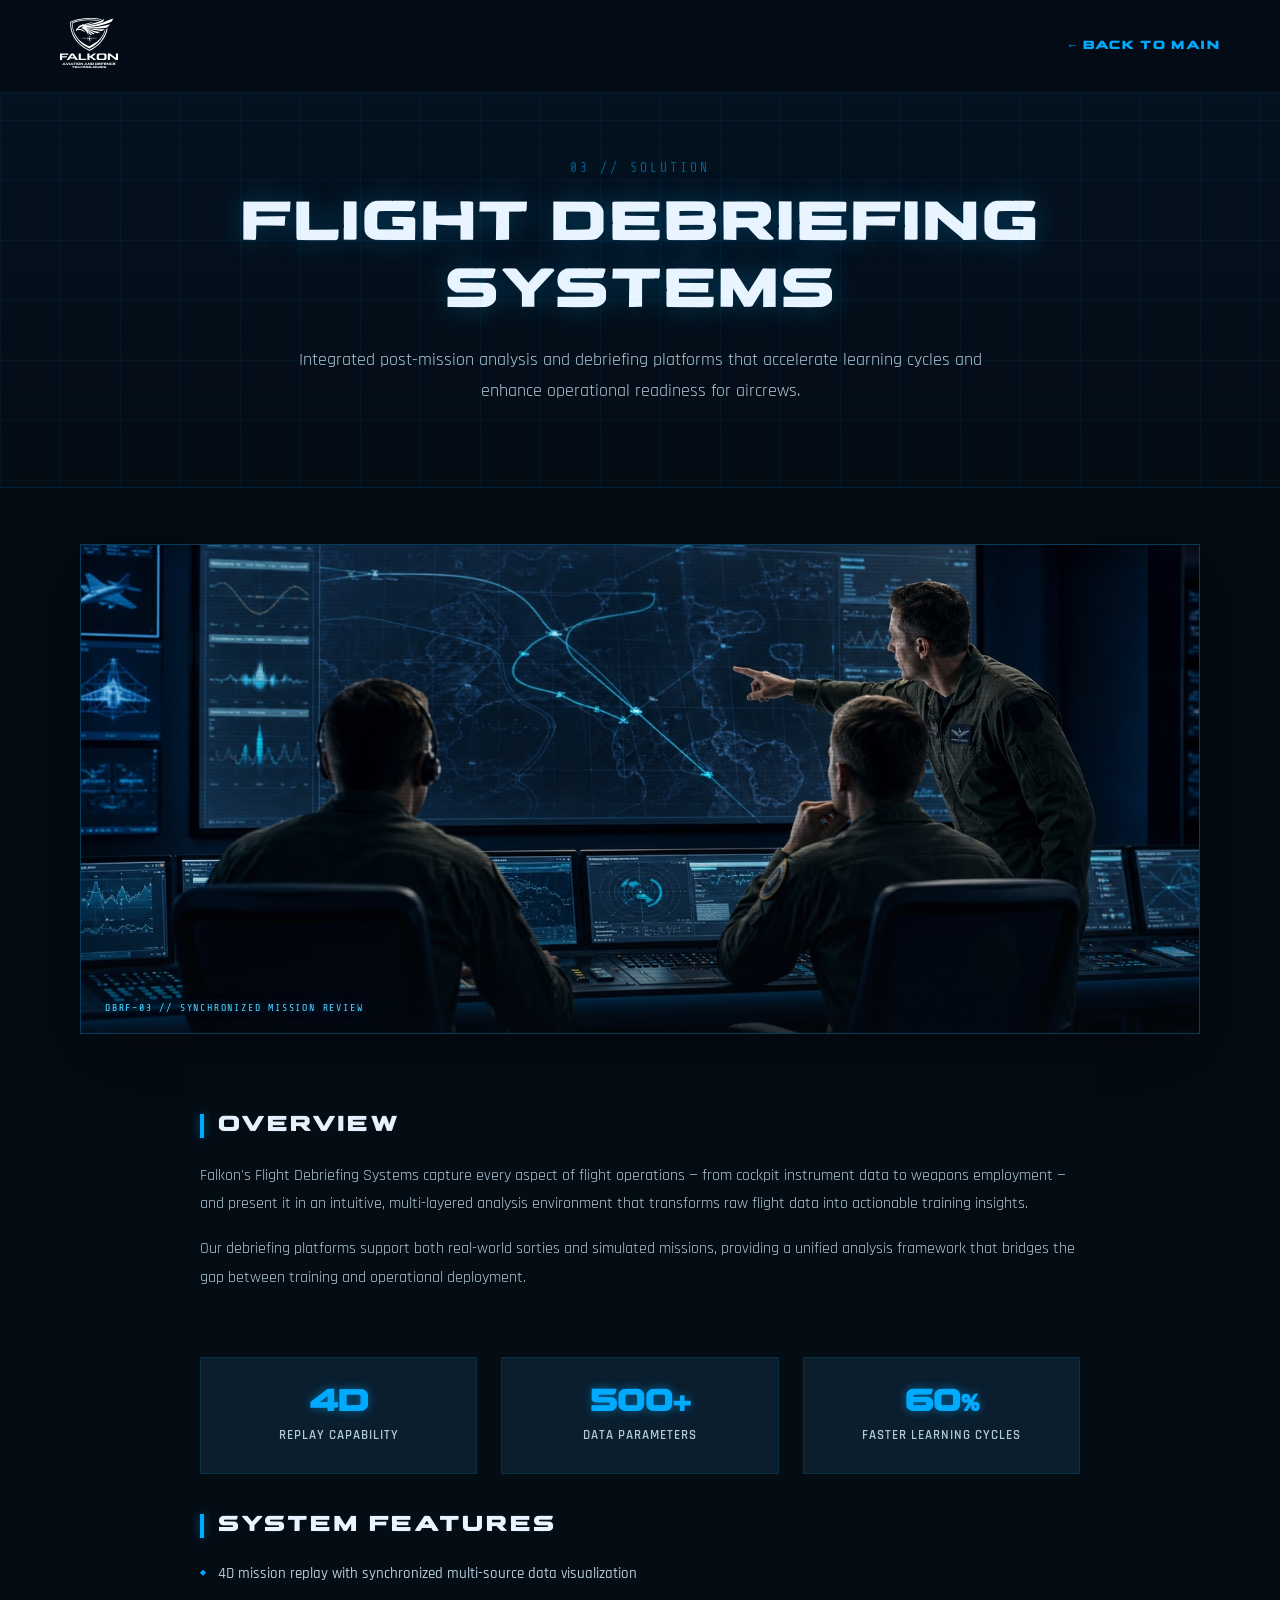
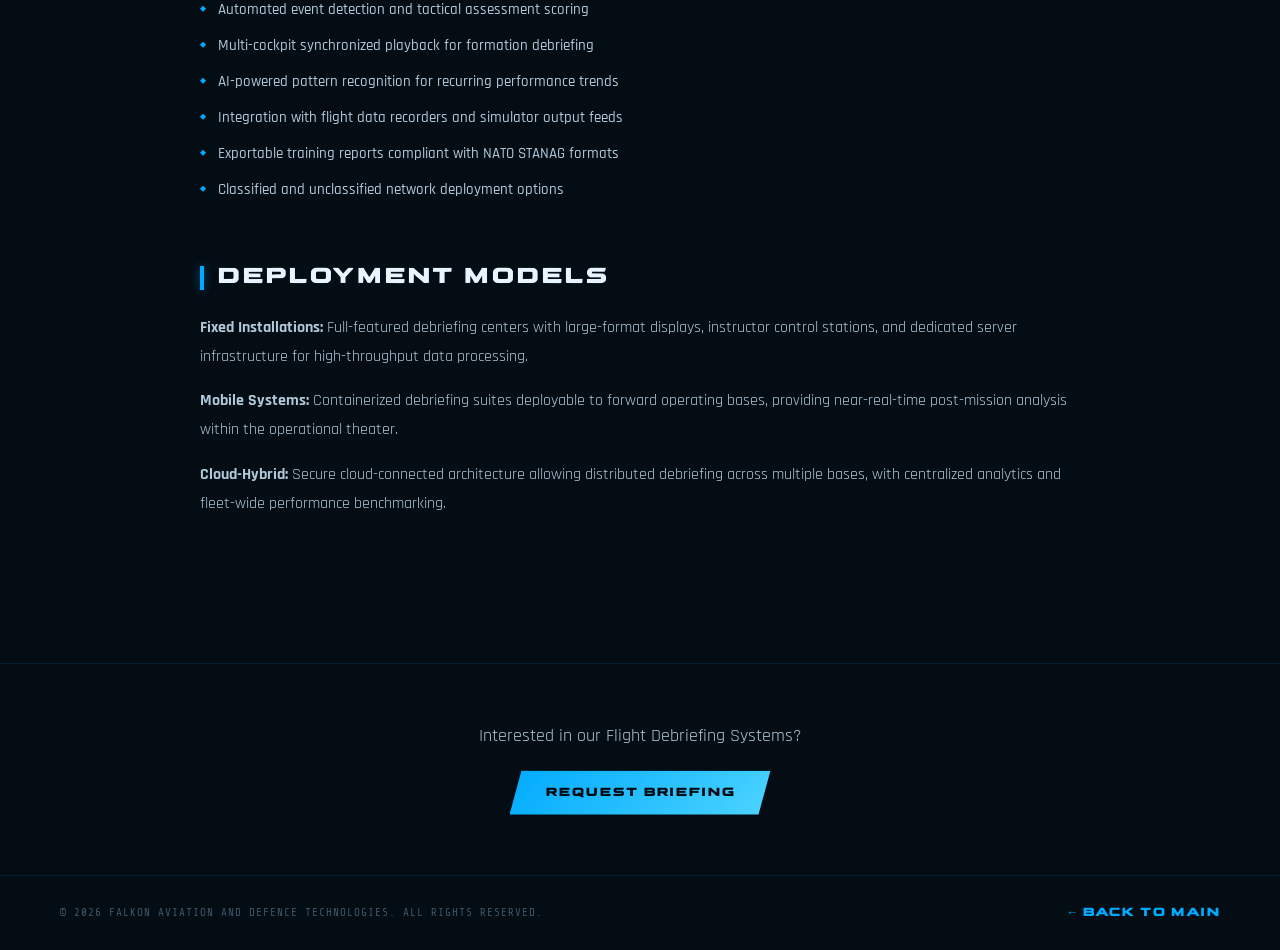
<file: docs/flight-debriefing.html>
<!DOCTYPE html>
<html lang="en">
<head>
  <meta charset="UTF-8" />
  <meta name="viewport" content="width=device-width, initial-scale=1.0" />
  <title>Flight Debriefing Systems — Falkon Aviation</title>
  <meta name="description" content="Integrated post-mission analysis and debriefing platforms by Falkon Aviation and Defence Technologies.">
  <link rel="icon" type="image/svg+xml" href="assets/Logo_w.svg">
  <link rel="preconnect" href="https://fonts.googleapis.com">
  <link href="https://fonts.googleapis.com/css2?family=Rajdhani:wght@300;400;500;600;700&family=Share+Tech+Mono&display=swap" rel="stylesheet">
  <style>
    @font-face { font-family: 'FalkonFont'; src: url('assets/fonts/FalkonFontv2-Regular.woff') format('woff'); font-weight: normal; font-style: normal; font-display: swap; }
    *, *::before, *::after { box-sizing: border-box; margin: 0; padding: 0; }
    :root { --blue-core: #00aaff; --blue-bright: #4dd4ff; --blue-dim: #005f99; --steel: #b0c8d8; --white: #e8f4ff; --dark: #040c14; --dark2: #071520; --dark3: #0a1e2e; --glow-sm: 0 0 10px rgba(0,170,255,0.5); }
    html { scroll-behavior: smooth; }
    body { background: var(--dark); color: var(--white); font-family: 'Rajdhani', sans-serif; overflow-x: hidden; }
    .detail-nav { position: fixed; top: 0; left: 0; right: 0; z-index: 100; display: flex; align-items: center; padding: 18px 60px; background: rgba(4,12,20,0.85); backdrop-filter: blur(12px); border-bottom: 1px solid rgba(0,170,255,0.1); }
    .detail-nav .nav-logo img { height: 50px; width: auto; } .detail-nav .nav-logo { text-decoration: none; }
    .back-link { margin-left: auto; font-family: 'FalkonFont', monospace; font-size: 12px; font-weight: 600; letter-spacing: 2px; text-transform: uppercase; color: var(--blue-core); text-decoration: none; display: flex; align-items: center; gap: 8px; transition: all 0.3s; }
    .back-link:hover { color: var(--blue-bright); gap: 12px; }
    .page-hero { padding: 160px 60px 80px; text-align: center; background: linear-gradient(180deg, rgba(0,60,120,0.15) 0%, var(--dark) 100%); border-bottom: 1px solid rgba(0,170,255,0.1); position: relative; overflow: hidden; }
    .page-hero::before { content: ''; position: absolute; inset: 0; background-image: linear-gradient(rgba(0,170,255,0.06) 1px, transparent 1px), linear-gradient(90deg, rgba(0,170,255,0.06) 1px, transparent 1px); background-size: 60px 60px; pointer-events: none; }
    .page-hero .sol-number { font-family: 'Share Tech Mono', monospace; font-size: 13px; color: rgba(0,170,255,0.5); letter-spacing: 3px; margin-bottom: 16px; }
    .page-hero h1 { font-family: 'FalkonFont', monospace; font-size: clamp(32px, 5vw, 56px); font-weight: 700; letter-spacing: 4px; text-transform: uppercase; color: var(--white); text-shadow: 0 0 30px rgba(0,170,255,0.3); line-height: 1.2; margin-bottom: 20px; }
    .page-hero p { font-size: 18px; color: var(--steel); max-width: 700px; margin: 0 auto; line-height: 1.7; }
    .detail-visual { position: relative; max-width: 1120px; aspect-ratio: 16 / 7; margin: 56px auto 0; overflow: hidden; border: 1px solid rgba(0,170,255,0.22); background: var(--dark3); box-shadow: 0 24px 70px rgba(0,0,0,0.35); }
    .detail-visual img { width: 100%; height: 100%; object-fit: cover; display: block; }
    .detail-visual::after { content: ''; position: absolute; inset: 0; pointer-events: none; background: linear-gradient(0deg, rgba(4,12,20,0.5), transparent 45%), repeating-linear-gradient(0deg, transparent, transparent 3px, rgba(0,0,0,0.1) 3px, rgba(0,0,0,0.1) 4px); }
    .detail-visual figcaption { position: absolute; z-index: 2; left: 24px; bottom: 20px; font-family: 'Share Tech Mono', monospace; font-size: 10px; letter-spacing: 1.8px; text-transform: uppercase; color: var(--blue-bright); text-shadow: var(--glow-sm); }
    .detail-content { max-width: 960px; margin: 0 auto; padding: 80px 40px; }
    .detail-section { margin-bottom: 64px; }
    .detail-section h2 { font-family: 'FalkonFont', monospace; font-size: 22px; font-weight: 700; letter-spacing: 3px; text-transform: uppercase; color: var(--white); margin-bottom: 24px; display: flex; align-items: center; gap: 14px; }
    .detail-section h2::before { content: ''; width: 4px; height: 24px; background: var(--blue-core); box-shadow: var(--glow-sm); flex-shrink: 0; }
    .detail-section p { font-size: 16px; color: var(--steel); line-height: 1.8; margin-bottom: 16px; }
    .detail-section ul { list-style: none; display: flex; flex-direction: column; gap: 12px; margin-top: 16px; }
    .detail-section ul li { display: flex; align-items: flex-start; gap: 12px; font-size: 15px; font-weight: 500; color: var(--steel); line-height: 1.6; }
    .detail-section ul li::before { content: ''; width: 6px; height: 6px; margin-top: 8px; background: var(--blue-core); box-shadow: 0 0 6px var(--blue-core); flex-shrink: 0; clip-path: polygon(50% 0%, 100% 50%, 50% 100%, 0% 50%); }
    .detail-stats { display: grid; grid-template-columns: repeat(3, 1fr); gap: 24px; margin: 40px 0; }
    .detail-stat { padding: 28px; border: 1px solid rgba(0,170,255,0.12); background: var(--dark3); text-align: center; }
    .detail-stat strong { display: block; font-family: 'FalkonFont', monospace; font-size: 32px; color: var(--blue-core); text-shadow: var(--glow-sm); margin-bottom: 6px; }
    .detail-stat span { font-size: 13px; font-weight: 600; letter-spacing: 1px; text-transform: uppercase; color: var(--steel); }
    .detail-cta { text-align: center; padding: 60px 40px; border-top: 1px solid rgba(0,170,255,0.1); }
    .detail-cta p { font-size: 18px; color: var(--steel); margin-bottom: 24px; }
    .btn-primary { display: inline-flex; align-items: center; gap: 10px; font-family: 'FalkonFont', monospace; font-size: 12px; font-weight: 600; letter-spacing: 2px; text-transform: uppercase; color: var(--dark); background: linear-gradient(135deg, var(--blue-core), var(--blue-bright)); padding: 16px 36px; text-decoration: none; clip-path: polygon(12px 0%, 100% 0%, calc(100% - 12px) 100%, 0% 100%); transition: all 0.3s; box-shadow: var(--glow-sm); }
    .btn-primary:hover { box-shadow: 0 0 20px rgba(0,170,255,0.6); transform: translateY(-2px); }
    .detail-footer { background: var(--dark); border-top: 1px solid rgba(0,170,255,0.1); padding: 30px 60px; display: flex; align-items: center; justify-content: space-between; }
    .detail-footer .copy { font-family: 'Share Tech Mono', monospace; font-size: 11px; color: rgba(120,160,190,0.5); letter-spacing: 1px; }
    @media (max-width: 768px) { .detail-nav { padding: 16px 24px; } .page-hero { padding: 130px 24px 60px; } .detail-visual { aspect-ratio: 16 / 10; margin: 32px 24px 0; } .detail-visual figcaption { left: 16px; bottom: 14px; } .detail-content { padding: 50px 24px; } .detail-stats { grid-template-columns: 1fr; } .detail-footer { flex-direction: column; gap: 12px; text-align: center; } }
  </style>
</head>
<body>

<nav class="detail-nav">
  <a href="index.html" class="nav-logo"><img src="assets/Logo_w.svg" alt="Falkon Aviation"></a>
  <a href="index.html" class="back-link">← Back to Main</a>
</nav>

<section class="page-hero">
  <div class="sol-number">03 // SOLUTION</div>
  <h1>Flight Debriefing Systems</h1>
  <p>Integrated post-mission analysis and debriefing platforms that accelerate learning cycles and enhance operational readiness for aircrews.</p>
</section>

<figure class="detail-visual">
  <img src="assets/solutions/flight-debriefing.jpg" alt="Aircrew reviewing synchronized mission data in a debriefing room" width="1536" height="1024" decoding="async">
  <figcaption>DBRF-03 // Synchronized Mission Review</figcaption>
</figure>

<div class="detail-content">
  <div class="detail-section">
    <h2>Overview</h2>
    <p>Falkon's Flight Debriefing Systems capture every aspect of flight operations — from cockpit instrument data to weapons employment — and present it in an intuitive, multi-layered analysis environment that transforms raw flight data into actionable training insights.</p>
    <p>Our debriefing platforms support both real-world sorties and simulated missions, providing a unified analysis framework that bridges the gap between training and operational deployment.</p>
  </div>

  <div class="detail-stats">
    <div class="detail-stat"><strong>4D</strong><span>Replay Capability</span></div>
    <div class="detail-stat"><strong>500+</strong><span>Data Parameters</span></div>
    <div class="detail-stat"><strong>60%</strong><span>Faster Learning Cycles</span></div>
  </div>

  <div class="detail-section">
    <h2>System Features</h2>
    <ul>
      <li>4D mission replay with synchronized multi-source data visualization</li>
      <li>Automated event detection and tactical assessment scoring</li>
      <li>Multi-cockpit synchronized playback for formation debriefing</li>
      <li>AI-powered pattern recognition for recurring performance trends</li>
      <li>Integration with flight data recorders and simulator output feeds</li>
      <li>Exportable training reports compliant with NATO STANAG formats</li>
      <li>Classified and unclassified network deployment options</li>
    </ul>
  </div>

  <div class="detail-section">
    <h2>Deployment Models</h2>
    <p><strong>Fixed Installations:</strong> Full-featured debriefing centers with large-format displays, instructor control stations, and dedicated server infrastructure for high-throughput data processing.</p>
    <p><strong>Mobile Systems:</strong> Containerized debriefing suites deployable to forward operating bases, providing near-real-time post-mission analysis within the operational theater.</p>
    <p><strong>Cloud-Hybrid:</strong> Secure cloud-connected architecture allowing distributed debriefing across multiple bases, with centralized analytics and fleet-wide performance benchmarking.</p>
  </div>
</div>

<div class="detail-cta">
  <p>Interested in our Flight Debriefing Systems?</p>
  <a href="index.html#contact" class="btn-primary">Request Briefing</a>
</div>

<footer class="detail-footer">
  <span class="copy">© 2026 FALKON AVIATION AND DEFENCE TECHNOLOGIES. ALL RIGHTS RESERVED.</span>
  <a href="index.html" class="back-link">← Back to Main</a>
</footer>

</body>
</html>
</file>
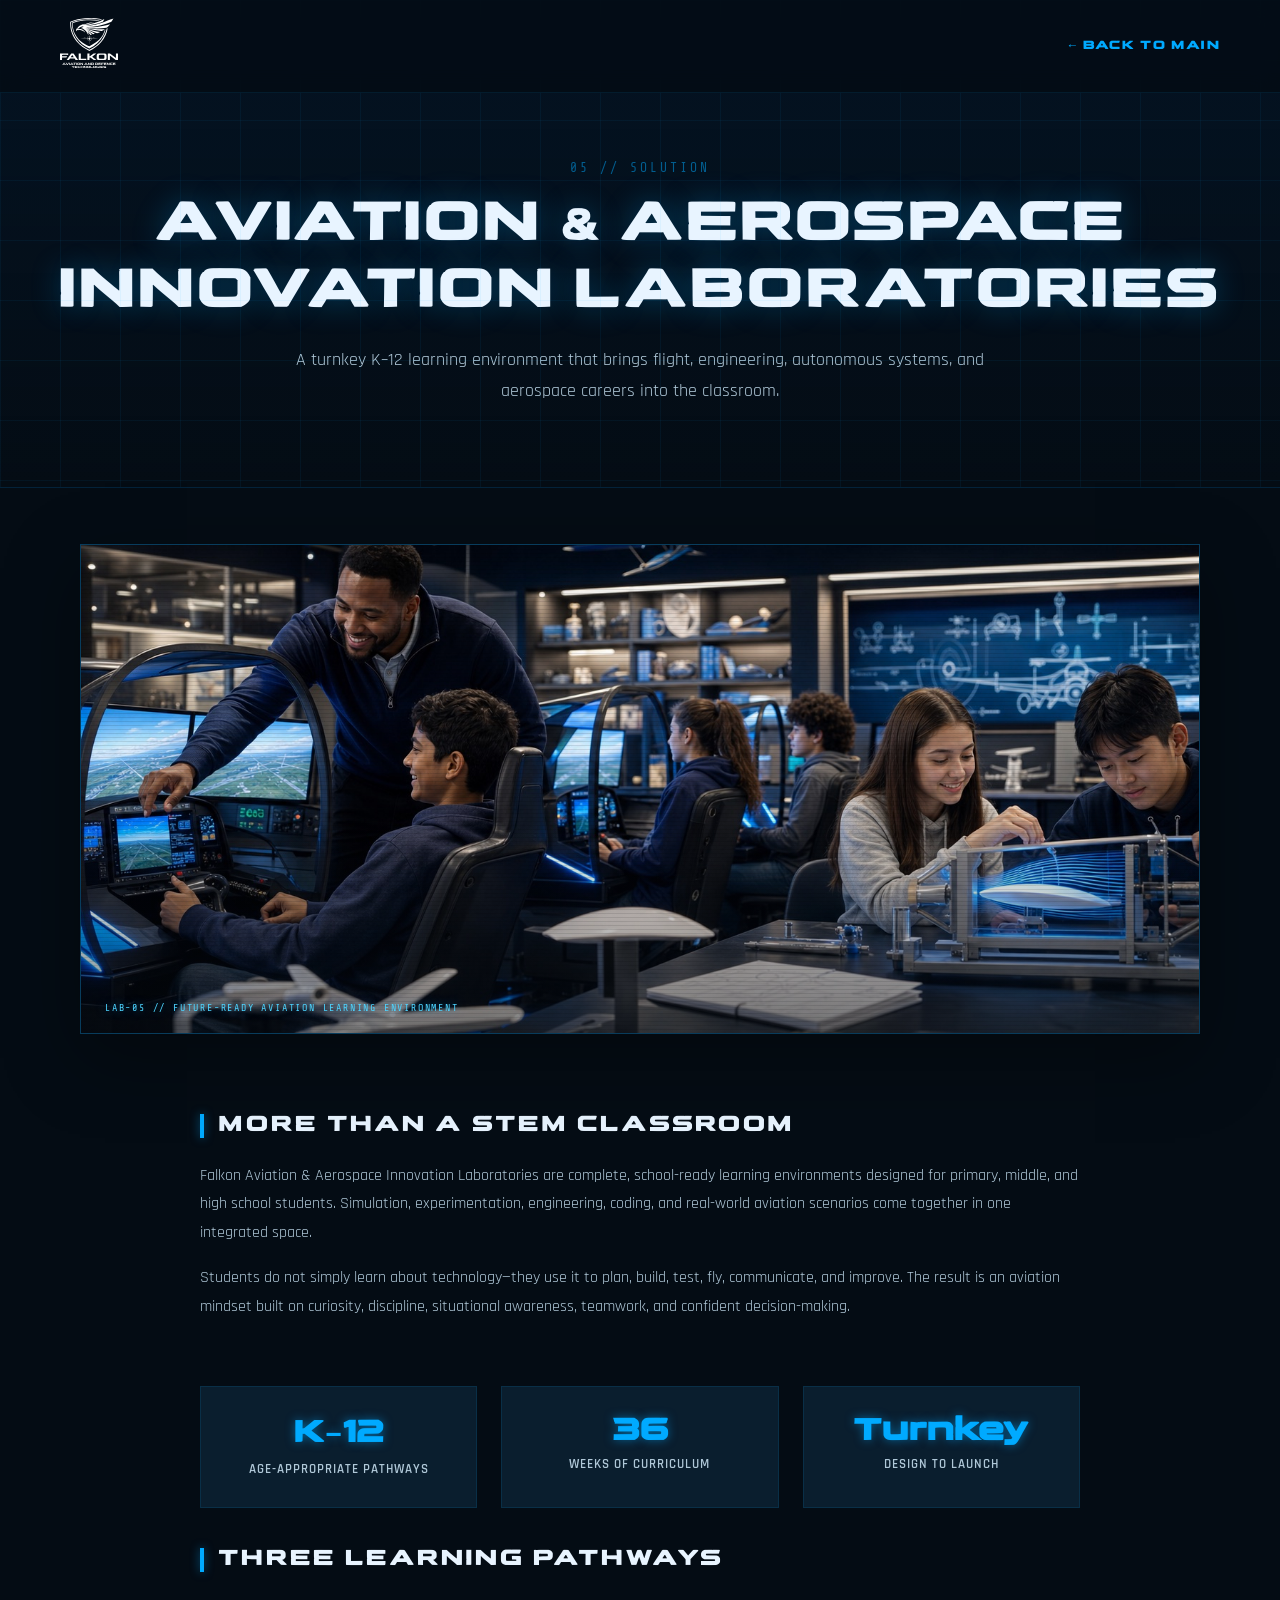
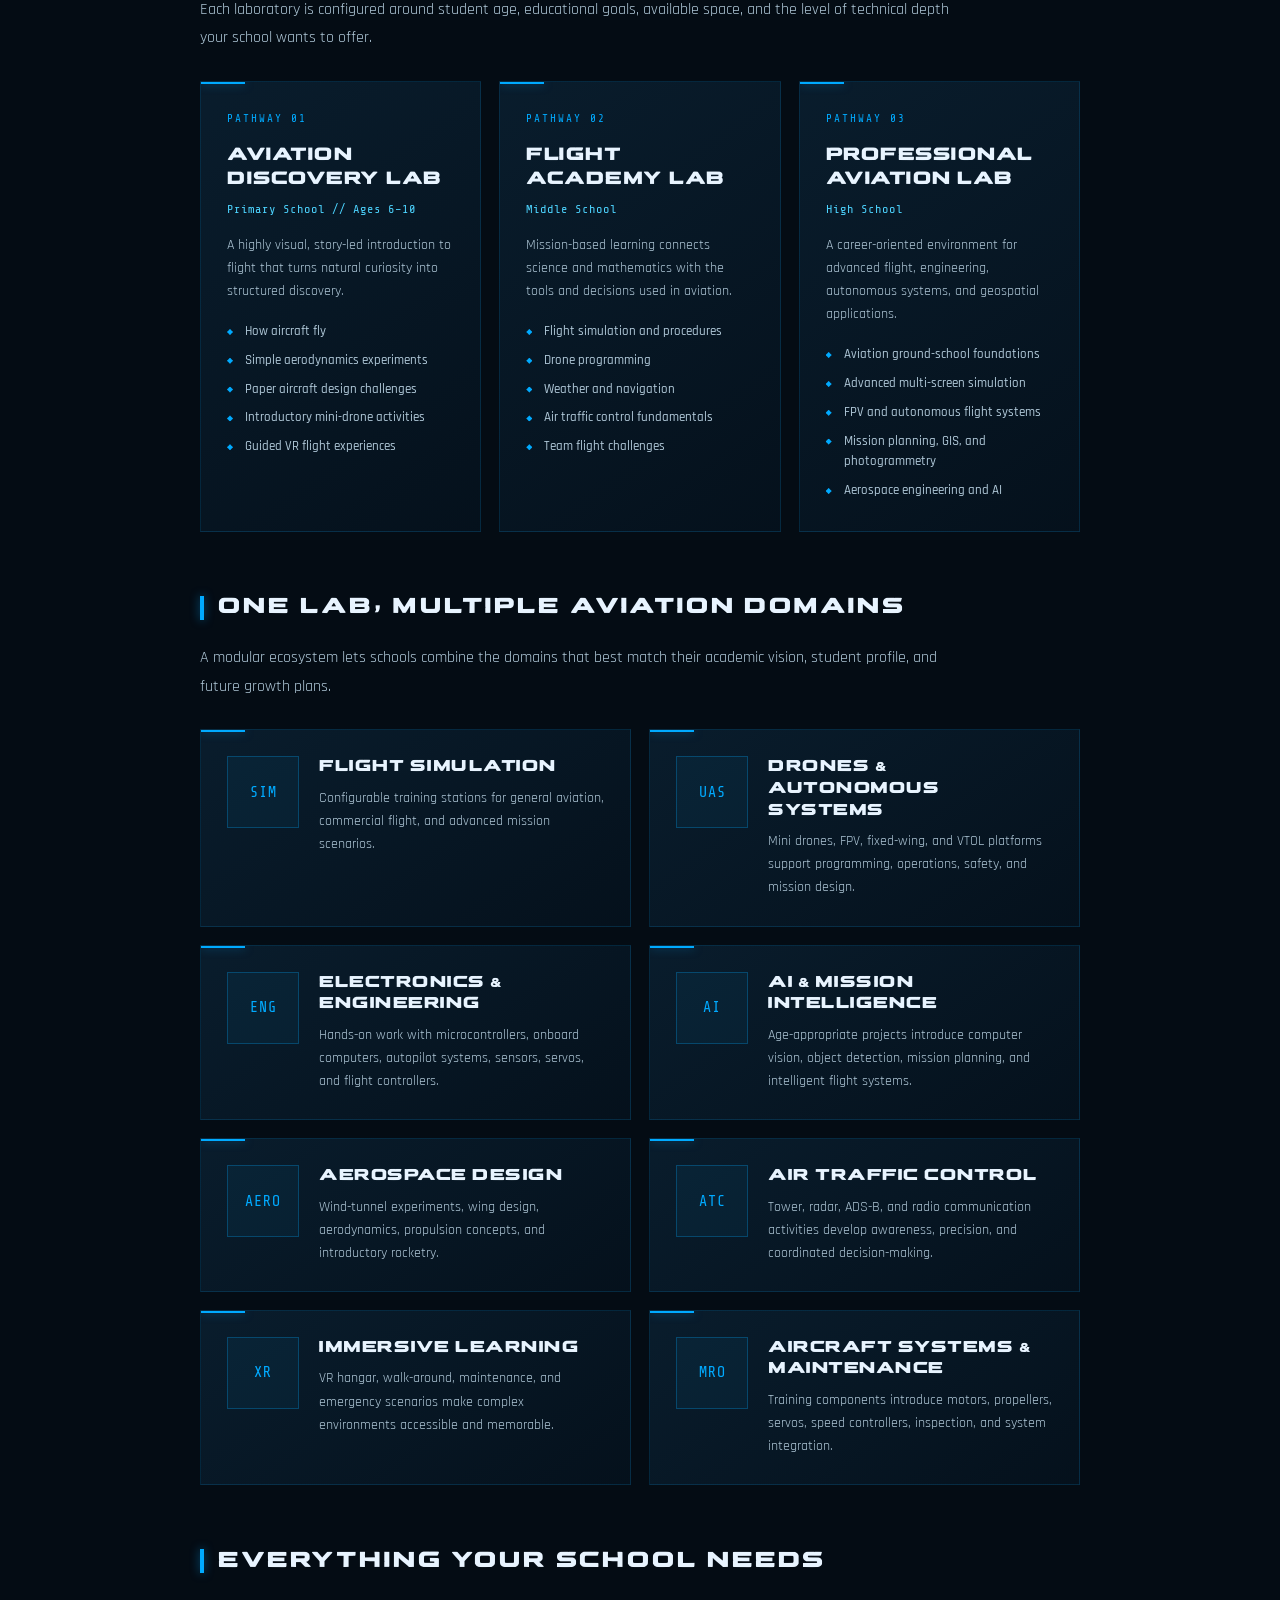
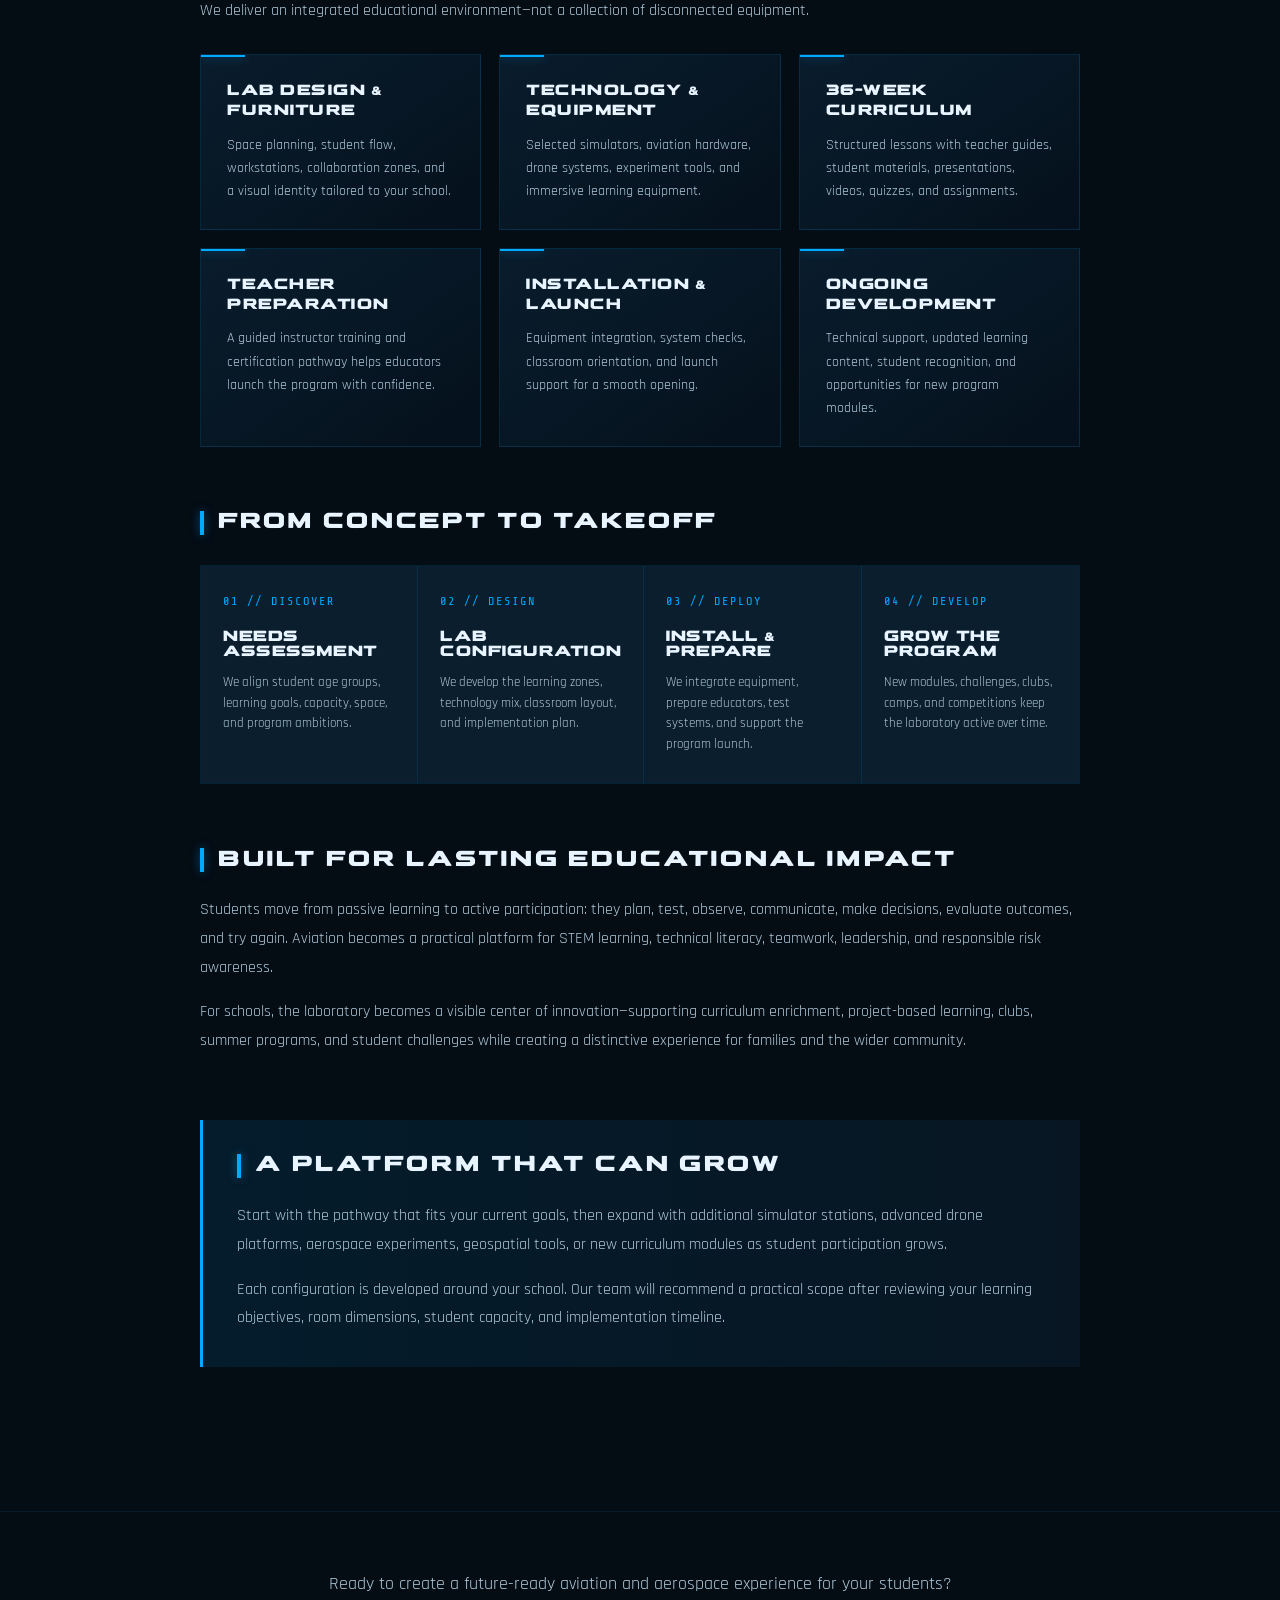
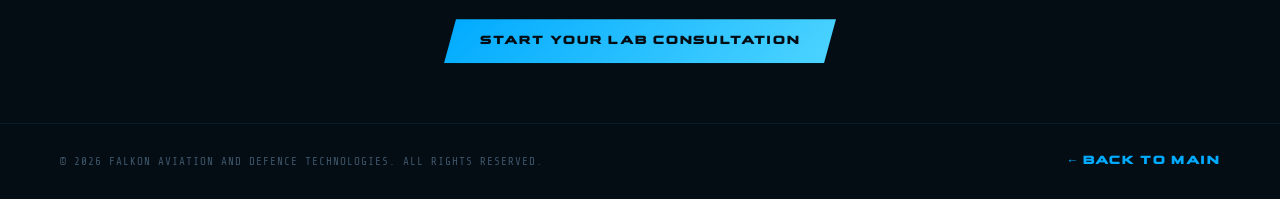
<file: docs/intelligence-surveillance.html>
<!DOCTYPE html>
<html lang="en">
<head>
  <meta charset="UTF-8" />
  <meta name="viewport" content="width=device-width, initial-scale=1.0" />
  <title>Aviation & Aerospace Innovation Laboratories — Falkon Aviation</title>
  <meta name="description" content="Turnkey Aviation & Aerospace Innovation Laboratories for K–12 schools, combining flight simulation, drones, engineering, AI, curriculum, teacher training, and ongoing support.">
  <link rel="icon" type="image/svg+xml" href="assets/Logo_w.svg">
  <link rel="preconnect" href="https://fonts.googleapis.com">
  <link href="https://fonts.googleapis.com/css2?family=Rajdhani:wght@300;400;500;600;700&family=Share+Tech+Mono&display=swap" rel="stylesheet">
  <style>
    @font-face { font-family: 'FalkonFont'; src: url('assets/fonts/FalkonFontv2-Regular.woff') format('woff'); font-weight: normal; font-style: normal; font-display: swap; }
    *, *::before, *::after { box-sizing: border-box; margin: 0; padding: 0; }
    :root { --blue-core: #00aaff; --blue-bright: #4dd4ff; --blue-dim: #005f99; --steel: #b0c8d8; --white: #e8f4ff; --dark: #040c14; --dark2: #071520; --dark3: #0a1e2e; --glow-sm: 0 0 10px rgba(0,170,255,0.5); }
    html { scroll-behavior: smooth; }
    body { background: var(--dark); color: var(--white); font-family: 'Rajdhani', sans-serif; overflow-x: hidden; }
    .detail-nav { position: fixed; top: 0; left: 0; right: 0; z-index: 100; display: flex; align-items: center; padding: 18px 60px; background: rgba(4,12,20,0.85); backdrop-filter: blur(12px); border-bottom: 1px solid rgba(0,170,255,0.1); }
    .detail-nav .nav-logo img { height: 50px; width: auto; } .detail-nav .nav-logo { text-decoration: none; }
    .back-link { margin-left: auto; font-family: 'FalkonFont', monospace; font-size: 12px; font-weight: 600; letter-spacing: 2px; text-transform: uppercase; color: var(--blue-core); text-decoration: none; display: flex; align-items: center; gap: 8px; transition: all 0.3s; }
    .back-link:hover { color: var(--blue-bright); gap: 12px; }
    .page-hero { padding: 160px 60px 80px; text-align: center; background: linear-gradient(180deg, rgba(0,60,120,0.15) 0%, var(--dark) 100%); border-bottom: 1px solid rgba(0,170,255,0.1); position: relative; overflow: hidden; }
    .page-hero::before { content: ''; position: absolute; inset: 0; background-image: linear-gradient(rgba(0,170,255,0.06) 1px, transparent 1px), linear-gradient(90deg, rgba(0,170,255,0.06) 1px, transparent 1px); background-size: 60px 60px; pointer-events: none; }
    .page-hero .sol-number { font-family: 'Share Tech Mono', monospace; font-size: 13px; color: rgba(0,170,255,0.5); letter-spacing: 3px; margin-bottom: 16px; }
    .page-hero h1 { font-family: 'FalkonFont', monospace; font-size: clamp(32px, 5vw, 56px); font-weight: 700; letter-spacing: 4px; text-transform: uppercase; color: var(--white); text-shadow: 0 0 30px rgba(0,170,255,0.3); line-height: 1.2; margin-bottom: 20px; }
    .page-hero p { font-size: 18px; color: var(--steel); max-width: 700px; margin: 0 auto; line-height: 1.7; }
    .detail-visual { position: relative; max-width: 1120px; aspect-ratio: 16 / 7; margin: 56px auto 0; overflow: hidden; border: 1px solid rgba(0,170,255,0.22); background: var(--dark3); box-shadow: 0 24px 70px rgba(0,0,0,0.35); }
    .detail-visual img { width: 100%; height: 100%; object-fit: cover; display: block; }
    .detail-visual::after { content: ''; position: absolute; inset: 0; pointer-events: none; background: linear-gradient(0deg, rgba(4,12,20,0.5), transparent 45%), repeating-linear-gradient(0deg, transparent, transparent 3px, rgba(0,0,0,0.1) 3px, rgba(0,0,0,0.1) 4px); }
    .detail-visual figcaption { position: absolute; z-index: 2; left: 24px; bottom: 20px; font-family: 'Share Tech Mono', monospace; font-size: 10px; letter-spacing: 1.8px; text-transform: uppercase; color: var(--blue-bright); text-shadow: var(--glow-sm); }
    .detail-content { max-width: 960px; margin: 0 auto; padding: 80px 40px; }
    .detail-section { margin-bottom: 64px; }
    .detail-section h2 { font-family: 'FalkonFont', monospace; font-size: 22px; font-weight: 700; letter-spacing: 3px; text-transform: uppercase; color: var(--white); margin-bottom: 24px; display: flex; align-items: center; gap: 14px; }
    .detail-section h2::before { content: ''; width: 4px; height: 24px; background: var(--blue-core); box-shadow: var(--glow-sm); flex-shrink: 0; }
    .detail-section p { font-size: 16px; color: var(--steel); line-height: 1.8; margin-bottom: 16px; }
    .detail-section ul { list-style: none; display: flex; flex-direction: column; gap: 12px; margin-top: 16px; }
    .detail-section ul li { display: flex; align-items: flex-start; gap: 12px; font-size: 15px; font-weight: 500; color: var(--steel); line-height: 1.6; }
    .detail-section ul li::before { content: ''; width: 6px; height: 6px; margin-top: 8px; background: var(--blue-core); box-shadow: 0 0 6px var(--blue-core); flex-shrink: 0; clip-path: polygon(50% 0%, 100% 50%, 50% 100%, 0% 50%); }
    .section-intro { max-width: 760px; }
    .level-grid, .capability-grid, .included-grid { display: grid; gap: 18px; margin-top: 28px; }
    .level-grid { grid-template-columns: repeat(3, 1fr); }
    .capability-grid { grid-template-columns: repeat(2, 1fr); }
    .included-grid { grid-template-columns: repeat(3, 1fr); }
    .level-card, .capability-card, .included-card { position: relative; overflow: hidden; border: 1px solid rgba(0,170,255,0.14); background: linear-gradient(145deg, rgba(10,30,46,0.92), rgba(5,17,28,0.92)); }
    .level-card::before, .capability-card::before, .included-card::before { content: ''; position: absolute; top: 0; left: 0; width: 44px; height: 2px; background: var(--blue-core); box-shadow: var(--glow-sm); }
    .level-card { padding: 30px 26px; }
    .level-index, .capability-code { display: block; margin-bottom: 18px; font-family: 'Share Tech Mono', monospace; color: var(--blue-core); font-size: 11px; letter-spacing: 2px; text-transform: uppercase; }
    .level-card h3, .capability-card h3, .included-card h3 { font-family: 'FalkonFont', monospace; color: var(--white); text-transform: uppercase; letter-spacing: 1.5px; line-height: 1.35; }
    .level-card h3 { min-height: 48px; font-size: 18px; }
    .level-card .level-age { display: block; margin: 10px 0 18px; color: var(--blue-bright); font-family: 'Share Tech Mono', monospace; font-size: 12px; letter-spacing: 1px; }
    .level-card p, .capability-card p, .included-card p { margin: 0; color: var(--steel); font-size: 14px; line-height: 1.65; }
    .level-card ul { gap: 8px; margin-top: 18px; }
    .level-card ul li { font-size: 13px; }
    .capability-card { padding: 26px; display: grid; grid-template-columns: 72px 1fr; gap: 20px; align-items: start; }
    .capability-code { width: 72px; height: 72px; margin: 0; display: grid; place-items: center; border: 1px solid rgba(0,170,255,0.28); background: rgba(0,170,255,0.05); font-size: 15px; letter-spacing: 1px; }
    .capability-card h3 { font-size: 16px; margin-bottom: 9px; }
    .included-card { padding: 26px; }
    .included-card h3 { font-size: 15px; margin-bottom: 12px; }
    .delivery-path { display: grid; grid-template-columns: repeat(4, 1fr); gap: 0; margin-top: 30px; border: 1px solid rgba(0,170,255,0.14); }
    .delivery-step { min-height: 190px; padding: 28px 22px; background: var(--dark3); border-right: 1px solid rgba(0,170,255,0.12); }
    .delivery-step:last-child { border-right: 0; }
    .delivery-step span { display: block; margin-bottom: 22px; color: var(--blue-core); font-family: 'Share Tech Mono', monospace; font-size: 12px; letter-spacing: 2px; }
    .delivery-step h3 { margin-bottom: 12px; color: var(--white); font-family: 'FalkonFont', monospace; font-size: 15px; letter-spacing: 1.2px; text-transform: uppercase; }
    .delivery-step p { margin: 0; font-size: 13px; line-height: 1.6; }
    .support-panel { padding: 34px; border-left: 3px solid var(--blue-core); background: linear-gradient(90deg, rgba(0,170,255,0.1), rgba(10,30,46,0.55)); }
    .support-panel p:last-child { margin-bottom: 0; }
    .detail-stats { display: grid; grid-template-columns: repeat(3, 1fr); gap: 24px; margin: 40px 0; }
    .detail-stat { padding: 28px; border: 1px solid rgba(0,170,255,0.12); background: var(--dark3); text-align: center; }
    .detail-stat strong { display: block; font-family: 'FalkonFont', monospace; font-size: 32px; color: var(--blue-core); text-shadow: var(--glow-sm); margin-bottom: 6px; }
    .detail-stat span { font-size: 13px; font-weight: 600; letter-spacing: 1px; text-transform: uppercase; color: var(--steel); }
    .detail-cta { text-align: center; padding: 60px 40px; border-top: 1px solid rgba(0,170,255,0.1); }
    .detail-cta p { font-size: 18px; color: var(--steel); margin-bottom: 24px; }
    .btn-primary { display: inline-flex; align-items: center; gap: 10px; font-family: 'FalkonFont', monospace; font-size: 12px; font-weight: 600; letter-spacing: 2px; text-transform: uppercase; color: var(--dark); background: linear-gradient(135deg, var(--blue-core), var(--blue-bright)); padding: 16px 36px; text-decoration: none; clip-path: polygon(12px 0%, 100% 0%, calc(100% - 12px) 100%, 0% 100%); transition: all 0.3s; box-shadow: var(--glow-sm); }
    .btn-primary:hover { box-shadow: 0 0 20px rgba(0,170,255,0.6); transform: translateY(-2px); }
    .detail-footer { background: var(--dark); border-top: 1px solid rgba(0,170,255,0.1); padding: 30px 60px; display: flex; align-items: center; justify-content: space-between; }
    .detail-footer .copy { font-family: 'Share Tech Mono', monospace; font-size: 11px; color: rgba(120,160,190,0.5); letter-spacing: 1px; }
    @media (max-width: 900px) { .level-grid, .included-grid { grid-template-columns: 1fr; } .capability-grid { grid-template-columns: 1fr; } .delivery-path { grid-template-columns: repeat(2, 1fr); } .delivery-step:nth-child(2) { border-right: 0; } .delivery-step:nth-child(-n+2) { border-bottom: 1px solid rgba(0,170,255,0.12); } }
    @media (max-width: 768px) { .detail-nav { padding: 16px 24px; } .page-hero { padding: 130px 24px 60px; } .page-hero h1 { font-size: clamp(22px, 7vw, 27px); letter-spacing: 1px; } .detail-visual { aspect-ratio: 16 / 10; margin: 32px 24px 0; } .detail-visual figcaption { left: 16px; bottom: 14px; } .detail-content { padding: 50px 24px; } .detail-stats { grid-template-columns: 1fr; } .capability-card { grid-template-columns: 56px 1fr; gap: 16px; padding: 22px; } .capability-code { width: 56px; height: 56px; font-size: 12px; } .delivery-path { grid-template-columns: 1fr; } .delivery-step, .delivery-step:nth-child(2) { min-height: auto; border-right: 0; border-bottom: 1px solid rgba(0,170,255,0.12); } .delivery-step:last-child { border-bottom: 0; } .support-panel { padding: 26px 22px; } .detail-footer { flex-direction: column; gap: 12px; text-align: center; } }
  </style>
</head>
<body>

<nav class="detail-nav">
  <a href="index.html" class="nav-logo"><img src="assets/Logo_w.svg" alt="Falkon Aviation"></a>
  <a href="index.html" class="back-link">← Back to Main</a>
</nav>

<section class="page-hero">
  <div class="sol-number">05 // SOLUTION</div>
  <h1>Aviation & Aerospace<br>Innovation Laboratories</h1>
  <p>A turnkey K–12 learning environment that brings flight, engineering, autonomous systems, and aerospace careers into the classroom.</p>
</section>

<figure class="detail-visual">
  <img src="assets/solutions/aviation-laboratories.jpg" alt="Students learning aviation concepts with simulators and hands-on laboratory equipment" width="1536" height="1024" decoding="async">
  <figcaption>LAB-05 // Future-Ready Aviation Learning Environment</figcaption>
</figure>

<div class="detail-content">
  <div class="detail-section">
    <h2>More Than a STEM Classroom</h2>
    <p>Falkon Aviation & Aerospace Innovation Laboratories are complete, school-ready learning environments designed for primary, middle, and high school students. Simulation, experimentation, engineering, coding, and real-world aviation scenarios come together in one integrated space.</p>
    <p>Students do not simply learn about technology—they use it to plan, build, test, fly, communicate, and improve. The result is an aviation mindset built on curiosity, discipline, situational awareness, teamwork, and confident decision-making.</p>
  </div>

  <div class="detail-stats">
    <div class="detail-stat"><strong>K–12</strong><span>Age-Appropriate Pathways</span></div>
    <div class="detail-stat"><strong>36</strong><span>Weeks of Curriculum</span></div>
    <div class="detail-stat"><strong>Turnkey</strong><span>Design to Launch</span></div>
  </div>

  <div class="detail-section">
    <h2>Three Learning Pathways</h2>
    <p class="section-intro">Each laboratory is configured around student age, educational goals, available space, and the level of technical depth your school wants to offer.</p>
    <div class="level-grid">
      <article class="level-card">
        <span class="level-index">Pathway 01</span>
        <h3>Aviation Discovery Lab</h3>
        <span class="level-age">Primary School // Ages 6–10</span>
        <p>A highly visual, story-led introduction to flight that turns natural curiosity into structured discovery.</p>
        <ul>
          <li>How aircraft fly</li>
          <li>Simple aerodynamics experiments</li>
          <li>Paper aircraft design challenges</li>
          <li>Introductory mini-drone activities</li>
          <li>Guided VR flight experiences</li>
        </ul>
      </article>
      <article class="level-card">
        <span class="level-index">Pathway 02</span>
        <h3>Flight Academy Lab</h3>
        <span class="level-age">Middle School</span>
        <p>Mission-based learning connects science and mathematics with the tools and decisions used in aviation.</p>
        <ul>
          <li>Flight simulation and procedures</li>
          <li>Drone programming</li>
          <li>Weather and navigation</li>
          <li>Air traffic control fundamentals</li>
          <li>Team flight challenges</li>
        </ul>
      </article>
      <article class="level-card">
        <span class="level-index">Pathway 03</span>
        <h3>Professional Aviation Lab</h3>
        <span class="level-age">High School</span>
        <p>A career-oriented environment for advanced flight, engineering, autonomous systems, and geospatial applications.</p>
        <ul>
          <li>Aviation ground-school foundations</li>
          <li>Advanced multi-screen simulation</li>
          <li>FPV and autonomous flight systems</li>
          <li>Mission planning, GIS, and photogrammetry</li>
          <li>Aerospace engineering and AI</li>
        </ul>
      </article>
    </div>
  </div>

  <div class="detail-section">
    <h2>One Lab, Multiple Aviation Domains</h2>
    <p class="section-intro">A modular ecosystem lets schools combine the domains that best match their academic vision, student profile, and future growth plans.</p>
    <div class="capability-grid">
      <article class="capability-card"><span class="capability-code">SIM</span><div><h3>Flight Simulation</h3><p>Configurable training stations for general aviation, commercial flight, and advanced mission scenarios.</p></div></article>
      <article class="capability-card"><span class="capability-code">UAS</span><div><h3>Drones & Autonomous Systems</h3><p>Mini drones, FPV, fixed-wing, and VTOL platforms support programming, operations, safety, and mission design.</p></div></article>
      <article class="capability-card"><span class="capability-code">ENG</span><div><h3>Electronics & Engineering</h3><p>Hands-on work with microcontrollers, onboard computers, autopilot systems, sensors, servos, and flight controllers.</p></div></article>
      <article class="capability-card"><span class="capability-code">AI</span><div><h3>AI & Mission Intelligence</h3><p>Age-appropriate projects introduce computer vision, object detection, mission planning, and intelligent flight systems.</p></div></article>
      <article class="capability-card"><span class="capability-code">AERO</span><div><h3>Aerospace Design</h3><p>Wind-tunnel experiments, wing design, aerodynamics, propulsion concepts, and introductory rocketry.</p></div></article>
      <article class="capability-card"><span class="capability-code">ATC</span><div><h3>Air Traffic Control</h3><p>Tower, radar, ADS-B, and radio communication activities develop awareness, precision, and coordinated decision-making.</p></div></article>
      <article class="capability-card"><span class="capability-code">XR</span><div><h3>Immersive Learning</h3><p>VR hangar, walk-around, maintenance, and emergency scenarios make complex environments accessible and memorable.</p></div></article>
      <article class="capability-card"><span class="capability-code">MRO</span><div><h3>Aircraft Systems & Maintenance</h3><p>Training components introduce motors, propellers, servos, speed controllers, inspection, and system integration.</p></div></article>
    </div>
  </div>

  <div class="detail-section">
    <h2>Everything Your School Needs</h2>
    <p class="section-intro">We deliver an integrated educational environment—not a collection of disconnected equipment.</p>
    <div class="included-grid">
      <article class="included-card"><h3>Lab Design & Furniture</h3><p>Space planning, student flow, workstations, collaboration zones, and a visual identity tailored to your school.</p></article>
      <article class="included-card"><h3>Technology & Equipment</h3><p>Selected simulators, aviation hardware, drone systems, experiment tools, and immersive learning equipment.</p></article>
      <article class="included-card"><h3>36-Week Curriculum</h3><p>Structured lessons with teacher guides, student materials, presentations, videos, quizzes, and assignments.</p></article>
      <article class="included-card"><h3>Teacher Preparation</h3><p>A guided instructor training and certification pathway helps educators launch the program with confidence.</p></article>
      <article class="included-card"><h3>Installation & Launch</h3><p>Equipment integration, system checks, classroom orientation, and launch support for a smooth opening.</p></article>
      <article class="included-card"><h3>Ongoing Development</h3><p>Technical support, updated learning content, student recognition, and opportunities for new program modules.</p></article>
    </div>
  </div>

  <div class="detail-section">
    <h2>From Concept to Takeoff</h2>
    <div class="delivery-path">
      <article class="delivery-step"><span>01 // DISCOVER</span><h3>Needs Assessment</h3><p>We align student age groups, learning goals, capacity, space, and program ambitions.</p></article>
      <article class="delivery-step"><span>02 // DESIGN</span><h3>Lab Configuration</h3><p>We develop the learning zones, technology mix, classroom layout, and implementation plan.</p></article>
      <article class="delivery-step"><span>03 // DEPLOY</span><h3>Install & Prepare</h3><p>We integrate equipment, prepare educators, test systems, and support the program launch.</p></article>
      <article class="delivery-step"><span>04 // DEVELOP</span><h3>Grow the Program</h3><p>New modules, challenges, clubs, camps, and competitions keep the laboratory active over time.</p></article>
    </div>
  </div>

  <div class="detail-section">
    <h2>Built for Lasting Educational Impact</h2>
    <p>Students move from passive learning to active participation: they plan, test, observe, communicate, make decisions, evaluate outcomes, and try again. Aviation becomes a practical platform for STEM learning, technical literacy, teamwork, leadership, and responsible risk awareness.</p>
    <p>For schools, the laboratory becomes a visible center of innovation—supporting curriculum enrichment, project-based learning, clubs, summer programs, and student challenges while creating a distinctive experience for families and the wider community.</p>
  </div>

  <div class="detail-section support-panel">
    <h2>A Platform That Can Grow</h2>
    <p>Start with the pathway that fits your current goals, then expand with additional simulator stations, advanced drone platforms, aerospace experiments, geospatial tools, or new curriculum modules as student participation grows.</p>
    <p>Each configuration is developed around your school. Our team will recommend a practical scope after reviewing your learning objectives, room dimensions, student capacity, and implementation timeline.</p>
  </div>
</div>

<div class="detail-cta">
  <p>Ready to create a future-ready aviation and aerospace experience for your students?</p>
  <a href="index.html#contact" class="btn-primary">Start Your Lab Consultation</a>
</div>

<footer class="detail-footer">
  <span class="copy">© 2026 FALKON AVIATION AND DEFENCE TECHNOLOGIES. ALL RIGHTS RESERVED.</span>
  <a href="index.html" class="back-link">← Back to Main</a>
</footer>

</body>
</html>
</file>
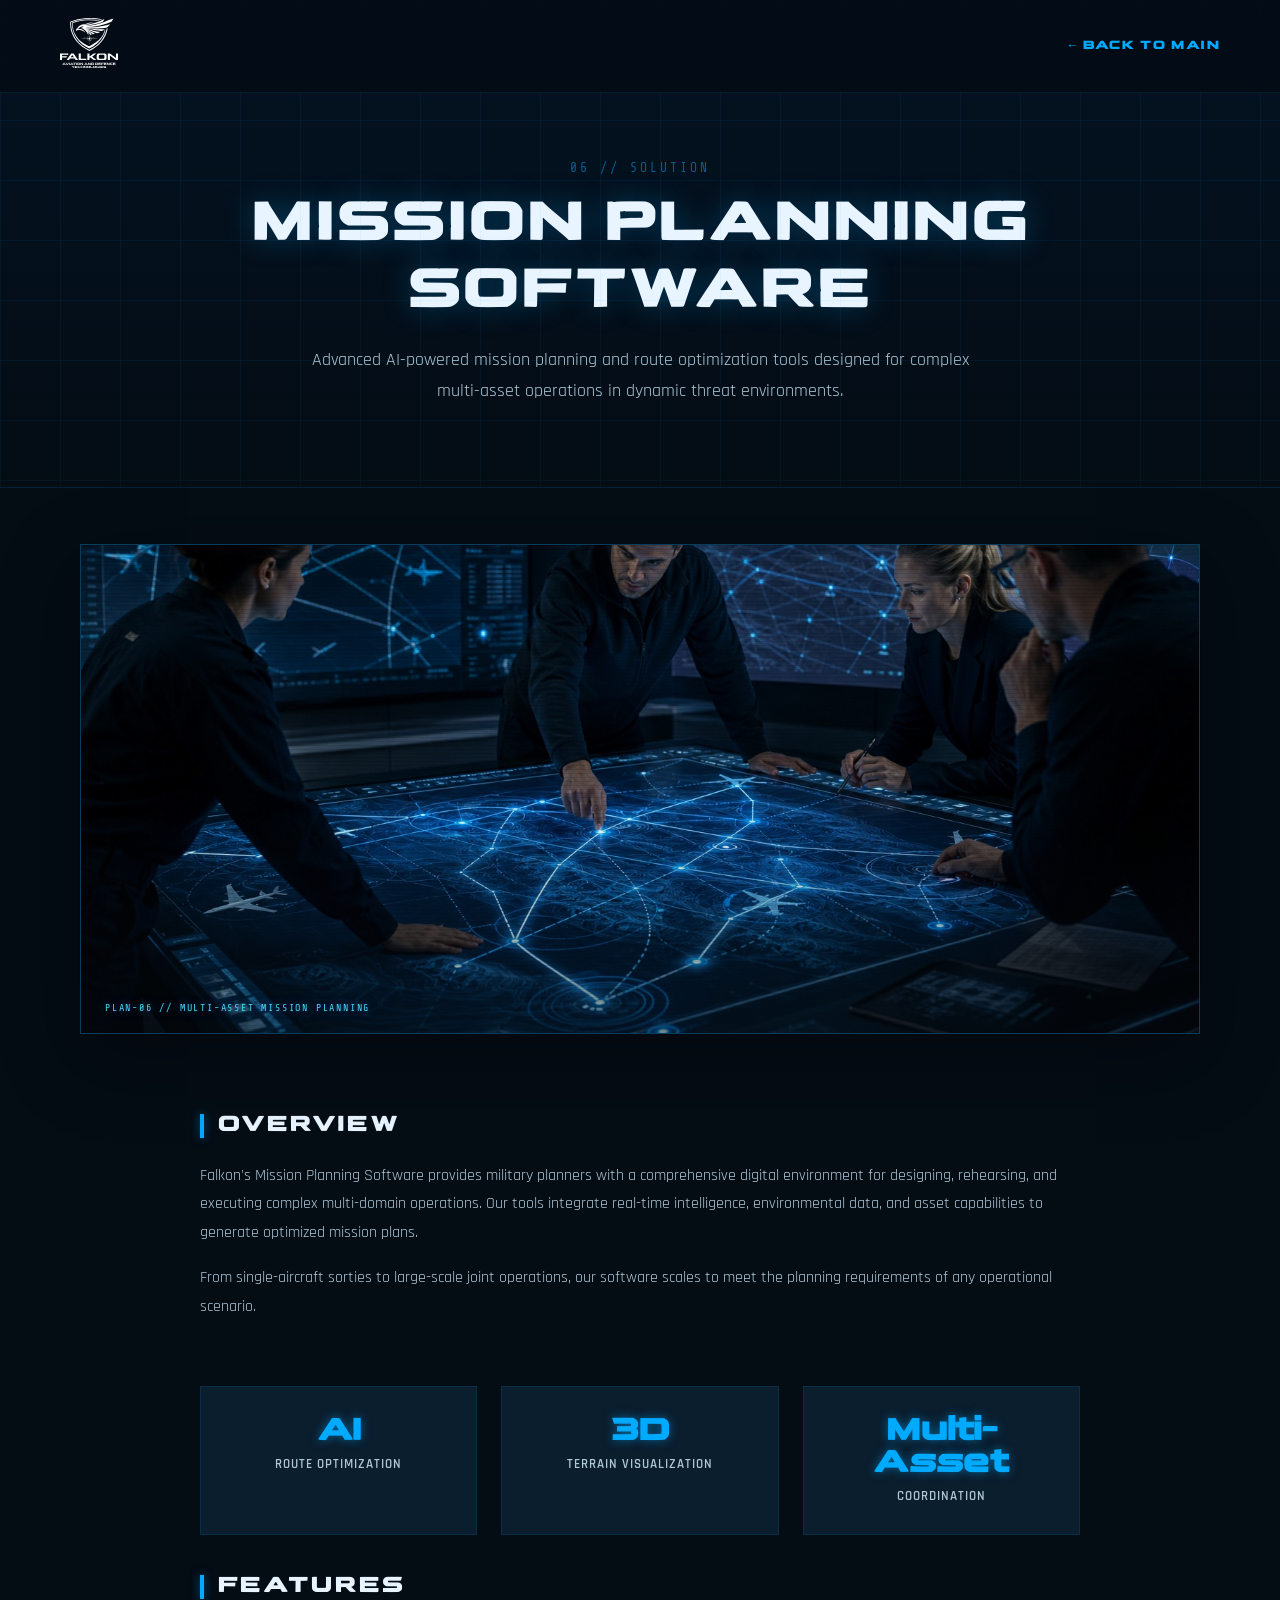
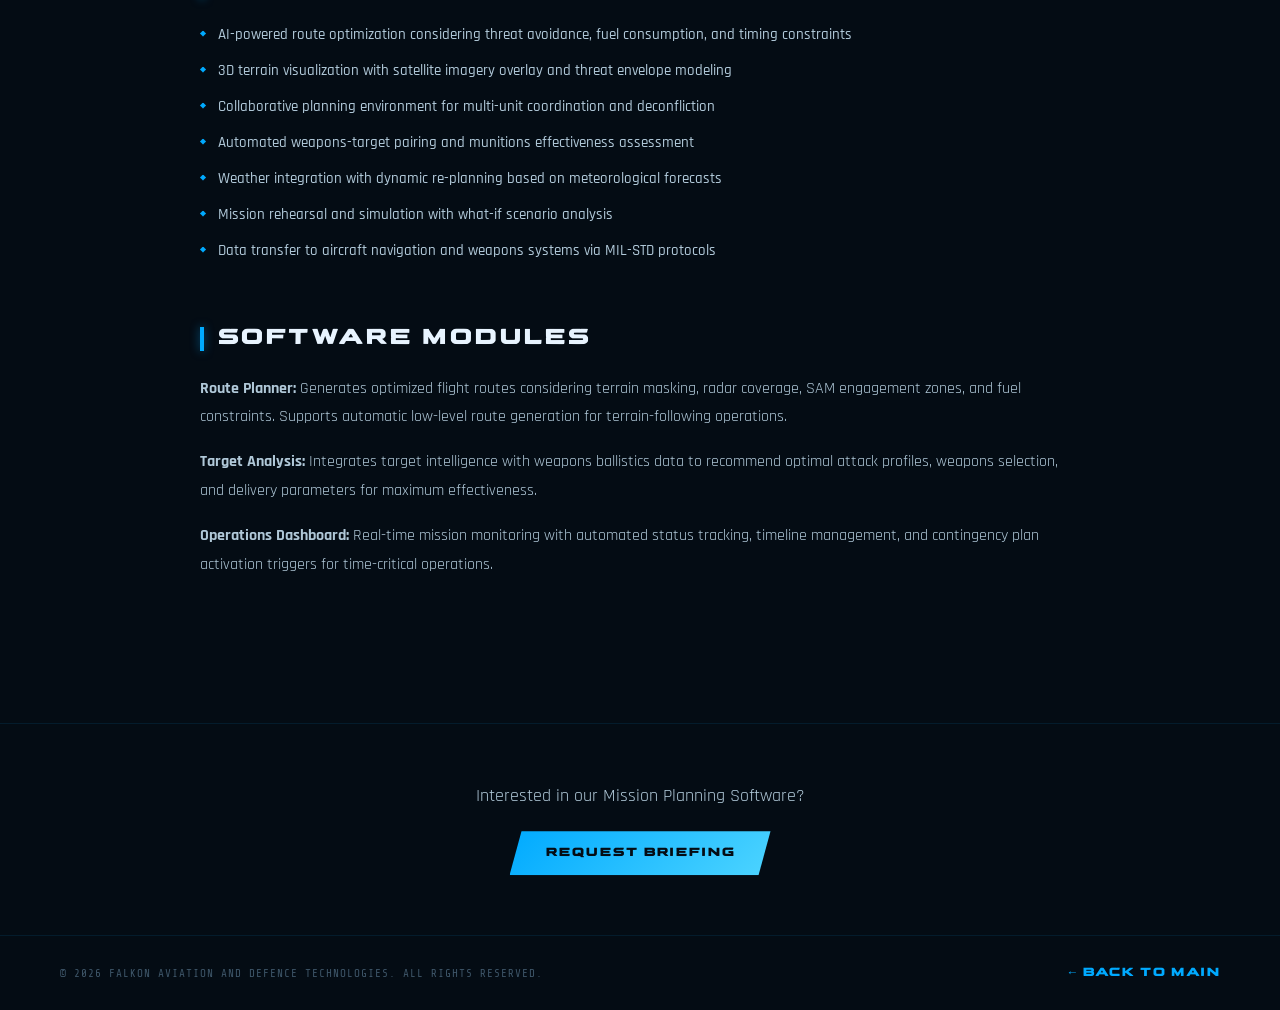
<file: docs/mission-planning.html>
<!DOCTYPE html>
<html lang="en">
<head>
  <meta charset="UTF-8" />
  <meta name="viewport" content="width=device-width, initial-scale=1.0" />
  <title>Mission Planning Software — Falkon Aviation</title>
  <meta name="description" content="Advanced AI-powered mission planning and route optimization tools by Falkon Aviation and Defence Technologies.">
  <link rel="icon" type="image/svg+xml" href="assets/Logo_w.svg">
  <link rel="preconnect" href="https://fonts.googleapis.com">
  <link href="https://fonts.googleapis.com/css2?family=Rajdhani:wght@300;400;500;600;700&family=Share+Tech+Mono&display=swap" rel="stylesheet">
  <style>
    @font-face { font-family: 'FalkonFont'; src: url('assets/fonts/FalkonFontv2-Regular.woff') format('woff'); font-weight: normal; font-style: normal; font-display: swap; }
    *, *::before, *::after { box-sizing: border-box; margin: 0; padding: 0; }
    :root { --blue-core: #00aaff; --blue-bright: #4dd4ff; --blue-dim: #005f99; --steel: #b0c8d8; --white: #e8f4ff; --dark: #040c14; --dark2: #071520; --dark3: #0a1e2e; --glow-sm: 0 0 10px rgba(0,170,255,0.5); }
    html { scroll-behavior: smooth; }
    body { background: var(--dark); color: var(--white); font-family: 'Rajdhani', sans-serif; overflow-x: hidden; }
    .detail-nav { position: fixed; top: 0; left: 0; right: 0; z-index: 100; display: flex; align-items: center; padding: 18px 60px; background: rgba(4,12,20,0.85); backdrop-filter: blur(12px); border-bottom: 1px solid rgba(0,170,255,0.1); }
    .detail-nav .nav-logo img { height: 50px; width: auto; } .detail-nav .nav-logo { text-decoration: none; }
    .back-link { margin-left: auto; font-family: 'FalkonFont', monospace; font-size: 12px; font-weight: 600; letter-spacing: 2px; text-transform: uppercase; color: var(--blue-core); text-decoration: none; display: flex; align-items: center; gap: 8px; transition: all 0.3s; }
    .back-link:hover { color: var(--blue-bright); gap: 12px; }
    .page-hero { padding: 160px 60px 80px; text-align: center; background: linear-gradient(180deg, rgba(0,60,120,0.15) 0%, var(--dark) 100%); border-bottom: 1px solid rgba(0,170,255,0.1); position: relative; overflow: hidden; }
    .page-hero::before { content: ''; position: absolute; inset: 0; background-image: linear-gradient(rgba(0,170,255,0.06) 1px, transparent 1px), linear-gradient(90deg, rgba(0,170,255,0.06) 1px, transparent 1px); background-size: 60px 60px; pointer-events: none; }
    .page-hero .sol-number { font-family: 'Share Tech Mono', monospace; font-size: 13px; color: rgba(0,170,255,0.5); letter-spacing: 3px; margin-bottom: 16px; }
    .page-hero h1 { font-family: 'FalkonFont', monospace; font-size: clamp(32px, 5vw, 56px); font-weight: 700; letter-spacing: 4px; text-transform: uppercase; color: var(--white); text-shadow: 0 0 30px rgba(0,170,255,0.3); line-height: 1.2; margin-bottom: 20px; }
    .page-hero p { font-size: 18px; color: var(--steel); max-width: 700px; margin: 0 auto; line-height: 1.7; }
    .detail-visual { position: relative; max-width: 1120px; aspect-ratio: 16 / 7; margin: 56px auto 0; overflow: hidden; border: 1px solid rgba(0,170,255,0.22); background: var(--dark3); box-shadow: 0 24px 70px rgba(0,0,0,0.35); }
    .detail-visual img { width: 100%; height: 100%; object-fit: cover; display: block; }
    .detail-visual::after { content: ''; position: absolute; inset: 0; pointer-events: none; background: linear-gradient(0deg, rgba(4,12,20,0.5), transparent 45%), repeating-linear-gradient(0deg, transparent, transparent 3px, rgba(0,0,0,0.1) 3px, rgba(0,0,0,0.1) 4px); }
    .detail-visual figcaption { position: absolute; z-index: 2; left: 24px; bottom: 20px; font-family: 'Share Tech Mono', monospace; font-size: 10px; letter-spacing: 1.8px; text-transform: uppercase; color: var(--blue-bright); text-shadow: var(--glow-sm); }
    .detail-content { max-width: 960px; margin: 0 auto; padding: 80px 40px; }
    .detail-section { margin-bottom: 64px; }
    .detail-section h2 { font-family: 'FalkonFont', monospace; font-size: 22px; font-weight: 700; letter-spacing: 3px; text-transform: uppercase; color: var(--white); margin-bottom: 24px; display: flex; align-items: center; gap: 14px; }
    .detail-section h2::before { content: ''; width: 4px; height: 24px; background: var(--blue-core); box-shadow: var(--glow-sm); flex-shrink: 0; }
    .detail-section p { font-size: 16px; color: var(--steel); line-height: 1.8; margin-bottom: 16px; }
    .detail-section ul { list-style: none; display: flex; flex-direction: column; gap: 12px; margin-top: 16px; }
    .detail-section ul li { display: flex; align-items: flex-start; gap: 12px; font-size: 15px; font-weight: 500; color: var(--steel); line-height: 1.6; }
    .detail-section ul li::before { content: ''; width: 6px; height: 6px; margin-top: 8px; background: var(--blue-core); box-shadow: 0 0 6px var(--blue-core); flex-shrink: 0; clip-path: polygon(50% 0%, 100% 50%, 50% 100%, 0% 50%); }
    .detail-stats { display: grid; grid-template-columns: repeat(3, 1fr); gap: 24px; margin: 40px 0; }
    .detail-stat { padding: 28px; border: 1px solid rgba(0,170,255,0.12); background: var(--dark3); text-align: center; }
    .detail-stat strong { display: block; font-family: 'FalkonFont', monospace; font-size: 32px; color: var(--blue-core); text-shadow: var(--glow-sm); margin-bottom: 6px; }
    .detail-stat span { font-size: 13px; font-weight: 600; letter-spacing: 1px; text-transform: uppercase; color: var(--steel); }
    .detail-cta { text-align: center; padding: 60px 40px; border-top: 1px solid rgba(0,170,255,0.1); }
    .detail-cta p { font-size: 18px; color: var(--steel); margin-bottom: 24px; }
    .btn-primary { display: inline-flex; align-items: center; gap: 10px; font-family: 'FalkonFont', monospace; font-size: 12px; font-weight: 600; letter-spacing: 2px; text-transform: uppercase; color: var(--dark); background: linear-gradient(135deg, var(--blue-core), var(--blue-bright)); padding: 16px 36px; text-decoration: none; clip-path: polygon(12px 0%, 100% 0%, calc(100% - 12px) 100%, 0% 100%); transition: all 0.3s; box-shadow: var(--glow-sm); }
    .btn-primary:hover { box-shadow: 0 0 20px rgba(0,170,255,0.6); transform: translateY(-2px); }
    .detail-footer { background: var(--dark); border-top: 1px solid rgba(0,170,255,0.1); padding: 30px 60px; display: flex; align-items: center; justify-content: space-between; }
    .detail-footer .copy { font-family: 'Share Tech Mono', monospace; font-size: 11px; color: rgba(120,160,190,0.5); letter-spacing: 1px; }
    @media (max-width: 768px) { .detail-nav { padding: 16px 24px; } .page-hero { padding: 130px 24px 60px; } .detail-visual { aspect-ratio: 16 / 10; margin: 32px 24px 0; } .detail-visual figcaption { left: 16px; bottom: 14px; } .detail-content { padding: 50px 24px; } .detail-stats { grid-template-columns: 1fr; } .detail-footer { flex-direction: column; gap: 12px; text-align: center; } }
  </style>
</head>
<body>

<nav class="detail-nav">
  <a href="index.html" class="nav-logo"><img src="assets/Logo_w.svg" alt="Falkon Aviation"></a>
  <a href="index.html" class="back-link">← Back to Main</a>
</nav>

<section class="page-hero">
  <div class="sol-number">06 // SOLUTION</div>
  <h1>Mission Planning Software</h1>
  <p>Advanced AI-powered mission planning and route optimization tools designed for complex multi-asset operations in dynamic threat environments.</p>
</section>

<figure class="detail-visual">
  <img src="assets/solutions/mission-planning.jpg" alt="Mission planners coordinating routes and assets on a digital operations display" width="1536" height="1024" decoding="async">
  <figcaption>PLAN-06 // Multi-Asset Mission Planning</figcaption>
</figure>

<div class="detail-content">
  <div class="detail-section">
    <h2>Overview</h2>
    <p>Falkon's Mission Planning Software provides military planners with a comprehensive digital environment for designing, rehearsing, and executing complex multi-domain operations. Our tools integrate real-time intelligence, environmental data, and asset capabilities to generate optimized mission plans.</p>
    <p>From single-aircraft sorties to large-scale joint operations, our software scales to meet the planning requirements of any operational scenario.</p>
  </div>

  <div class="detail-stats">
    <div class="detail-stat"><strong>AI</strong><span>Route Optimization</span></div>
    <div class="detail-stat"><strong>3D</strong><span>Terrain Visualization</span></div>
    <div class="detail-stat"><strong>Multi-Asset</strong><span>Coordination</span></div>
  </div>

  <div class="detail-section">
    <h2>Features</h2>
    <ul>
      <li>AI-powered route optimization considering threat avoidance, fuel consumption, and timing constraints</li>
      <li>3D terrain visualization with satellite imagery overlay and threat envelope modeling</li>
      <li>Collaborative planning environment for multi-unit coordination and deconfliction</li>
      <li>Automated weapons-target pairing and munitions effectiveness assessment</li>
      <li>Weather integration with dynamic re-planning based on meteorological forecasts</li>
      <li>Mission rehearsal and simulation with what-if scenario analysis</li>
      <li>Data transfer to aircraft navigation and weapons systems via MIL-STD protocols</li>
    </ul>
  </div>

  <div class="detail-section">
    <h2>Software Modules</h2>
    <p><strong>Route Planner:</strong> Generates optimized flight routes considering terrain masking, radar coverage, SAM engagement zones, and fuel constraints. Supports automatic low-level route generation for terrain-following operations.</p>
    <p><strong>Target Analysis:</strong> Integrates target intelligence with weapons ballistics data to recommend optimal attack profiles, weapons selection, and delivery parameters for maximum effectiveness.</p>
    <p><strong>Operations Dashboard:</strong> Real-time mission monitoring with automated status tracking, timeline management, and contingency plan activation triggers for time-critical operations.</p>
  </div>
</div>

<div class="detail-cta">
  <p>Interested in our Mission Planning Software?</p>
  <a href="index.html#contact" class="btn-primary">Request Briefing</a>
</div>

<footer class="detail-footer">
  <span class="copy">© 2026 FALKON AVIATION AND DEFENCE TECHNOLOGIES. ALL RIGHTS RESERVED.</span>
  <a href="index.html" class="back-link">← Back to Main</a>
</footer>

</body>
</html>
</file>
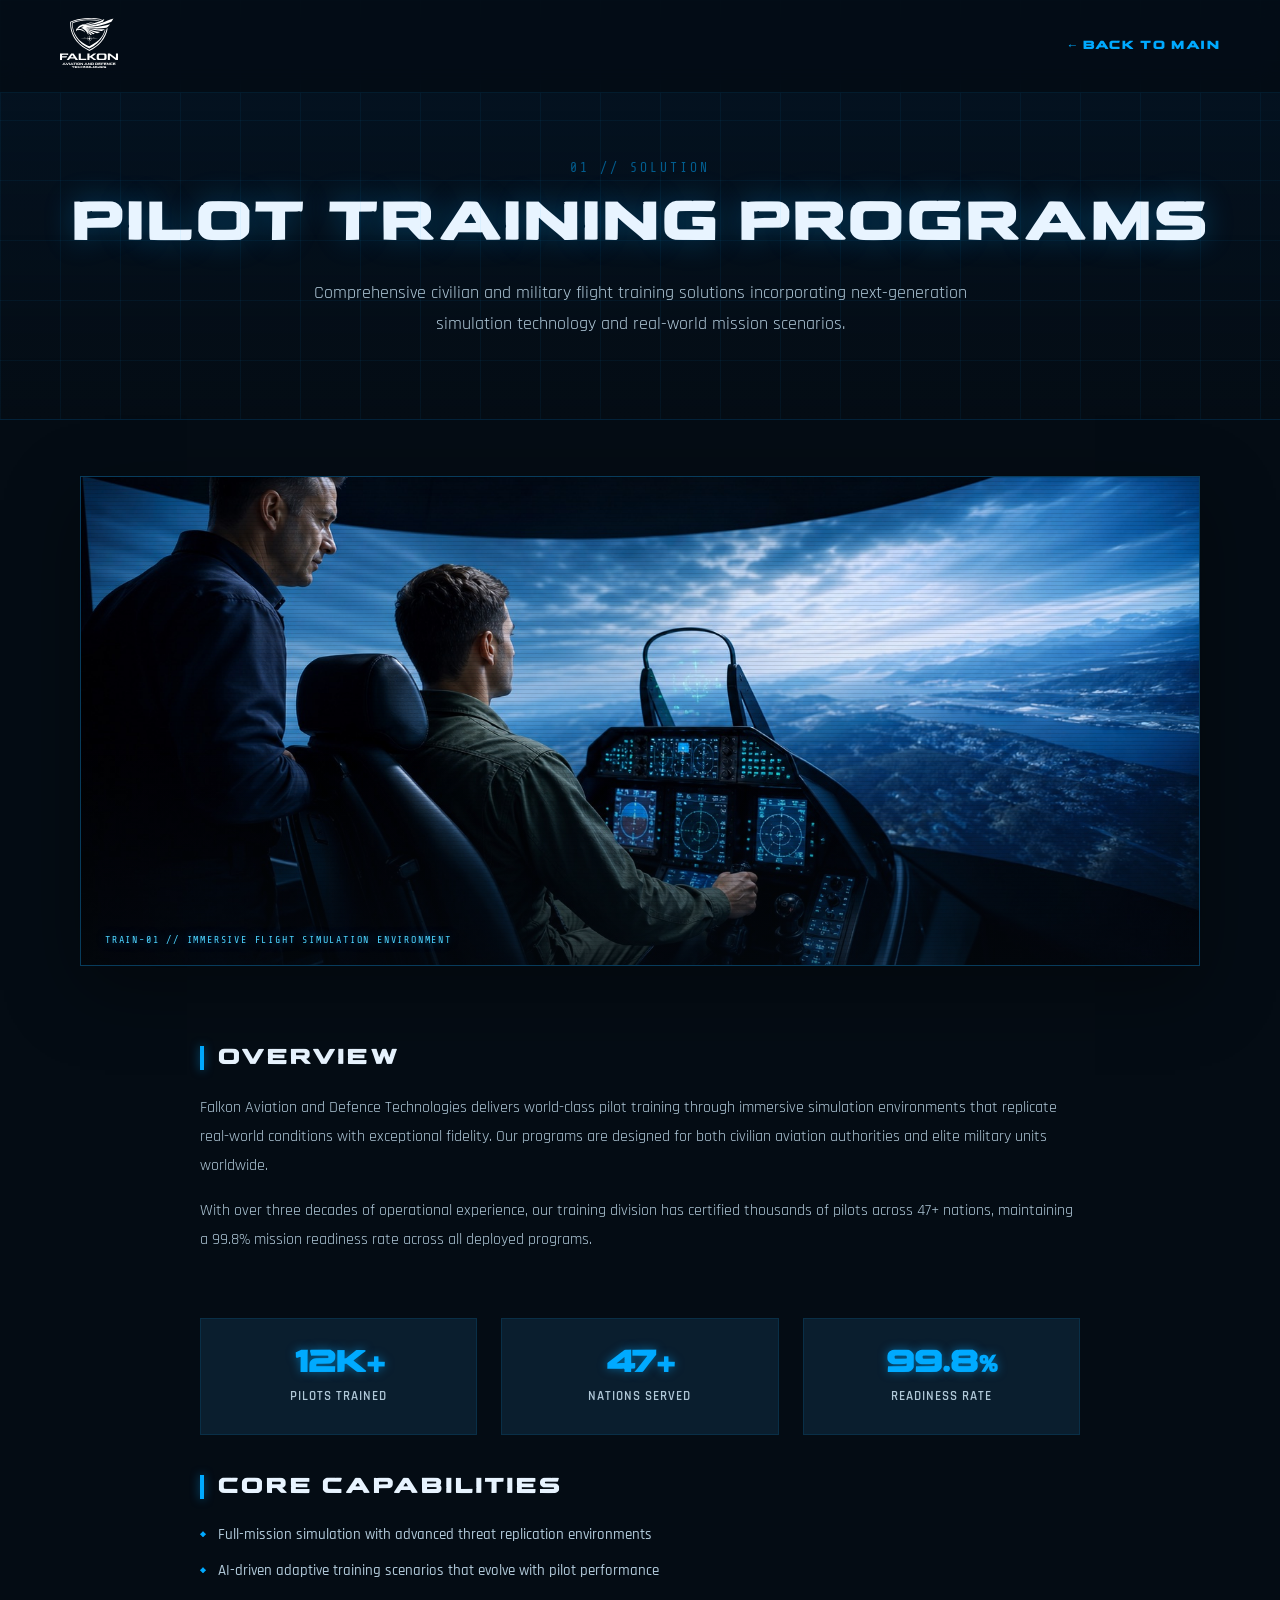
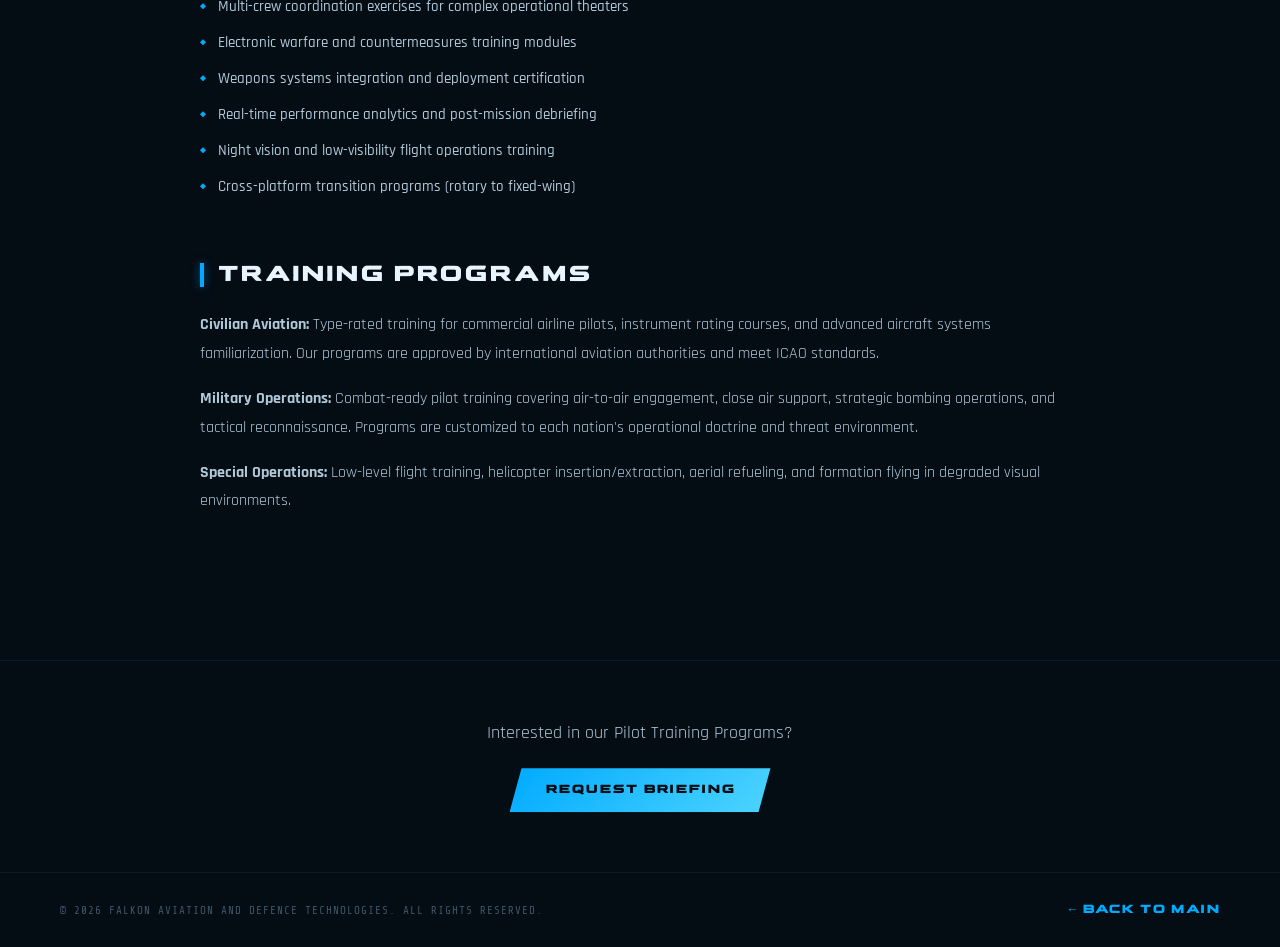
<file: docs/pilot-training.html>
<!DOCTYPE html>
<html lang="en">
<head>
  <meta charset="UTF-8" />
  <meta name="viewport" content="width=device-width, initial-scale=1.0" />
  <title>Pilot Training Programs — Falkon Aviation</title>
  <meta name="description" content="Comprehensive civilian and military flight training solutions by Falkon Aviation and Defence Technologies.">
  <link rel="icon" type="image/svg+xml" href="assets/Logo_w.svg">
  <link rel="preconnect" href="https://fonts.googleapis.com">
  <link href="https://fonts.googleapis.com/css2?family=Rajdhani:wght@300;400;500;600;700&family=Share+Tech+Mono&display=swap" rel="stylesheet">
  <style>
    @font-face {
      font-family: 'FalkonFont';
      src: url('assets/fonts/FalkonFontv2-Regular.woff') format('woff');
      font-weight: normal; font-style: normal; font-display: swap;
    }
    *, *::before, *::after { box-sizing: border-box; margin: 0; padding: 0; }
    :root {
      --blue-core: #00aaff; --blue-bright: #4dd4ff; --blue-dim: #005f99;
      --steel: #b0c8d8; --white: #e8f4ff; --dark: #040c14; --dark2: #071520; --dark3: #0a1e2e;
      --glow-sm: 0 0 10px rgba(0,170,255,0.5);
    }
    html { scroll-behavior: smooth; }
    body { background: var(--dark); color: var(--white); font-family: 'Rajdhani', sans-serif; overflow-x: hidden; }

    /* ── NAV ── */
    .detail-nav {
      position: fixed; top: 0; left: 0; right: 0; z-index: 100;
      display: flex; align-items: center; padding: 18px 60px;
      background: rgba(4,12,20,0.85); backdrop-filter: blur(12px);
      border-bottom: 1px solid rgba(0,170,255,0.1);
    }
    .detail-nav .nav-logo img { height: 50px; width: auto; }
    .detail-nav .nav-logo { text-decoration: none; }
    .back-link {
      margin-left: auto;
      font-family: 'FalkonFont', monospace; font-size: 12px; font-weight: 600;
      letter-spacing: 2px; text-transform: uppercase; color: var(--blue-core);
      text-decoration: none; display: flex; align-items: center; gap: 8px;
      transition: all 0.3s;
    }
    .back-link:hover { color: var(--blue-bright); gap: 12px; }

    /* ── HERO BANNER ── */
    .page-hero {
      padding: 160px 60px 80px; text-align: center;
      background: linear-gradient(180deg, rgba(0,60,120,0.15) 0%, var(--dark) 100%);
      border-bottom: 1px solid rgba(0,170,255,0.1);
      position: relative; overflow: hidden;
    }
    .page-hero::before {
      content: ''; position: absolute; inset: 0;
      background-image: linear-gradient(rgba(0,170,255,0.06) 1px, transparent 1px),
        linear-gradient(90deg, rgba(0,170,255,0.06) 1px, transparent 1px);
      background-size: 60px 60px; pointer-events: none;
    }
    .page-hero .sol-number { font-family: 'Share Tech Mono', monospace; font-size: 13px; color: rgba(0,170,255,0.5); letter-spacing: 3px; margin-bottom: 16px; }
    .page-hero h1 {
      font-family: 'FalkonFont', monospace; font-size: clamp(32px, 5vw, 56px); font-weight: 700;
      letter-spacing: 4px; text-transform: uppercase; color: var(--white);
      text-shadow: 0 0 30px rgba(0,170,255,0.3); line-height: 1.2; margin-bottom: 20px;
    }
    .page-hero p {
      font-size: 18px; color: var(--steel); max-width: 700px; margin: 0 auto; line-height: 1.7;
    }

    .detail-visual {
      position: relative; max-width: 1120px; aspect-ratio: 16 / 7; margin: 56px auto 0;
      overflow: hidden; border: 1px solid rgba(0,170,255,0.22); background: var(--dark3);
      box-shadow: 0 24px 70px rgba(0,0,0,0.35);
    }
    .detail-visual img { width: 100%; height: 100%; object-fit: cover; display: block; }
    .detail-visual::after {
      content: ''; position: absolute; inset: 0; pointer-events: none;
      background: linear-gradient(0deg, rgba(4,12,20,0.5), transparent 45%),
        repeating-linear-gradient(0deg, transparent, transparent 3px, rgba(0,0,0,0.1) 3px, rgba(0,0,0,0.1) 4px);
    }
    .detail-visual figcaption {
      position: absolute; z-index: 2; left: 24px; bottom: 20px;
      font-family: 'Share Tech Mono', monospace; font-size: 10px; letter-spacing: 1.8px;
      text-transform: uppercase; color: var(--blue-bright); text-shadow: var(--glow-sm);
    }

    /* ── CONTENT ── */
    .detail-content { max-width: 960px; margin: 0 auto; padding: 80px 40px; }
    .detail-section { margin-bottom: 64px; }
    .detail-section h2 {
      font-family: 'FalkonFont', monospace; font-size: 22px; font-weight: 700;
      letter-spacing: 3px; text-transform: uppercase; color: var(--white);
      margin-bottom: 24px; display: flex; align-items: center; gap: 14px;
    }
    .detail-section h2::before {
      content: ''; width: 4px; height: 24px; background: var(--blue-core);
      box-shadow: var(--glow-sm); flex-shrink: 0;
    }
    .detail-section p { font-size: 16px; color: var(--steel); line-height: 1.8; margin-bottom: 16px; }
    .detail-section ul { list-style: none; display: flex; flex-direction: column; gap: 12px; margin-top: 16px; }
    .detail-section ul li {
      display: flex; align-items: flex-start; gap: 12px;
      font-size: 15px; font-weight: 500; color: var(--steel); line-height: 1.6;
    }
    .detail-section ul li::before {
      content: ''; width: 6px; height: 6px; margin-top: 8px;
      background: var(--blue-core); box-shadow: 0 0 6px var(--blue-core); flex-shrink: 0;
      clip-path: polygon(50% 0%, 100% 50%, 50% 100%, 0% 50%);
    }

    /* ── STATS ROW ── */
    .detail-stats {
      display: grid; grid-template-columns: repeat(3, 1fr); gap: 24px; margin: 40px 0;
    }
    .detail-stat {
      padding: 28px; border: 1px solid rgba(0,170,255,0.12); background: var(--dark3); text-align: center;
    }
    .detail-stat strong {
      display: block; font-family: 'FalkonFont', monospace; font-size: 32px;
      color: var(--blue-core); text-shadow: var(--glow-sm); margin-bottom: 6px;
    }
    .detail-stat span { font-size: 13px; font-weight: 600; letter-spacing: 1px; text-transform: uppercase; color: var(--steel); }

    /* ── CTA ── */
    .detail-cta {
      text-align: center; padding: 60px 40px;
      border-top: 1px solid rgba(0,170,255,0.1);
    }
    .detail-cta p { font-size: 18px; color: var(--steel); margin-bottom: 24px; }
    .btn-primary {
      display: inline-flex; align-items: center; gap: 10px;
      font-family: 'FalkonFont', monospace; font-size: 12px; font-weight: 600;
      letter-spacing: 2px; text-transform: uppercase; color: var(--dark);
      background: linear-gradient(135deg, var(--blue-core), var(--blue-bright));
      padding: 16px 36px; text-decoration: none;
      clip-path: polygon(12px 0%, 100% 0%, calc(100% - 12px) 100%, 0% 100%);
      transition: all 0.3s; box-shadow: var(--glow-sm);
    }
    .btn-primary:hover { box-shadow: 0 0 20px rgba(0,170,255,0.6); transform: translateY(-2px); }

    /* ── FOOTER ── */
    .detail-footer {
      background: var(--dark); border-top: 1px solid rgba(0,170,255,0.1);
      padding: 30px 60px; display: flex; align-items: center; justify-content: space-between;
    }
    .detail-footer .copy { font-family: 'Share Tech Mono', monospace; font-size: 11px; color: rgba(120,160,190,0.5); letter-spacing: 1px; }

    @media (max-width: 768px) {
      .detail-nav { padding: 16px 24px; }
      .page-hero { padding: 130px 24px 60px; }
      .detail-visual { aspect-ratio: 16 / 10; margin: 32px 24px 0; }
      .detail-visual figcaption { left: 16px; bottom: 14px; }
      .detail-content { padding: 50px 24px; }
      .detail-stats { grid-template-columns: 1fr; }
      .detail-footer { flex-direction: column; gap: 12px; text-align: center; }
    }
  </style>
</head>
<body>

<nav class="detail-nav">
  <a href="index.html" class="nav-logo"><img src="assets/Logo_w.svg" alt="Falkon Aviation"></a>
  <a href="index.html" class="back-link">← Back to Main</a>
</nav>

<section class="page-hero">
  <div class="sol-number">01 // SOLUTION</div>
  <h1>Pilot Training Programs</h1>
  <p>Comprehensive civilian and military flight training solutions incorporating next-generation simulation technology and real-world mission scenarios.</p>
</section>

<figure class="detail-visual">
  <img src="assets/solutions/pilot-training.jpg" alt="Pilot and instructor inside an advanced flight simulator" width="1536" height="1024" decoding="async">
  <figcaption>TRAIN-01 // Immersive Flight Simulation Environment</figcaption>
</figure>

<div class="detail-content">
  <div class="detail-section">
    <h2>Overview</h2>
    <p>Falkon Aviation and Defence Technologies delivers world-class pilot training through immersive simulation environments that replicate real-world conditions with exceptional fidelity. Our programs are designed for both civilian aviation authorities and elite military units worldwide.</p>
    <p>With over three decades of operational experience, our training division has certified thousands of pilots across 47+ nations, maintaining a 99.8% mission readiness rate across all deployed programs.</p>
  </div>

  <div class="detail-stats">
    <div class="detail-stat"><strong>12K+</strong><span>Pilots Trained</span></div>
    <div class="detail-stat"><strong>47+</strong><span>Nations Served</span></div>
    <div class="detail-stat"><strong>99.8%</strong><span>Readiness Rate</span></div>
  </div>

  <div class="detail-section">
    <h2>Core Capabilities</h2>
    <ul>
      <li>Full-mission simulation with advanced threat replication environments</li>
      <li>AI-driven adaptive training scenarios that evolve with pilot performance</li>
      <li>Multi-crew coordination exercises for complex operational theaters</li>
      <li>Electronic warfare and countermeasures training modules</li>
      <li>Weapons systems integration and deployment certification</li>
      <li>Real-time performance analytics and post-mission debriefing</li>
      <li>Night vision and low-visibility flight operations training</li>
      <li>Cross-platform transition programs (rotary to fixed-wing)</li>
    </ul>
  </div>

  <div class="detail-section">
    <h2>Training Programs</h2>
    <p><strong>Civilian Aviation:</strong> Type-rated training for commercial airline pilots, instrument rating courses, and advanced aircraft systems familiarization. Our programs are approved by international aviation authorities and meet ICAO standards.</p>
    <p><strong>Military Operations:</strong> Combat-ready pilot training covering air-to-air engagement, close air support, strategic bombing operations, and tactical reconnaissance. Programs are customized to each nation's operational doctrine and threat environment.</p>
    <p><strong>Special Operations:</strong> Low-level flight training, helicopter insertion/extraction, aerial refueling, and formation flying in degraded visual environments.</p>
  </div>
</div>

<div class="detail-cta">
  <p>Interested in our Pilot Training Programs?</p>
  <a href="index.html#contact" class="btn-primary">Request Briefing</a>
</div>

<footer class="detail-footer">
  <span class="copy">© 2026 FALKON AVIATION AND DEFENCE TECHNOLOGIES. ALL RIGHTS RESERVED.</span>
  <a href="index.html" class="back-link">← Back to Main</a>
</footer>

</body>
</html>
</file>
<file: styles.css>
:root {
  color-scheme: dark;
  --bg: #050b15;
  --surface: #0f1722;
  --surface-strong: #132032;
  --accent: #7dd3fc;
  --accent-strong: #38bdf8;
  --text: #eef5ff;
  --muted: #8aa5c7;
  --border: rgba(125, 211, 252, 0.16);
  --shadow: 0 28px 90px rgba(2, 10, 23, 0.35);
}

* {
  box-sizing: border-box;
}

html {
  scroll-behavior: smooth;
}

body {
  margin: 0;
  min-height: 100%;
  font-family: Inter, ui-sans-serif, system-ui, -apple-system, BlinkMacSystemFont, 'Segoe UI', sans-serif;
  background: radial-gradient(circle at top, rgba(56, 189, 248, 0.12), transparent 28%), var(--bg);
  color: var(--text);
  line-height: 1.65;
}

img {
  max-width: 100%;
  display: block;
}

button,
a {
  font: inherit;
}

.container {
  width: min(1160px, calc(100% - 2rem));
  margin: 0 auto;
}

.site-header {
  position: sticky;
  top: 0;
  z-index: 30;
  background: rgba(5, 11, 21, 0.92);
  border-bottom: 1px solid rgba(255, 255, 255, 0.06);
  backdrop-filter: blur(20px);
}

.header-inner {
  display: flex;
  align-items: center;
  justify-content: space-between;
  gap: 1.5rem;
  padding: 1.25rem 0;
}

.brand,
.side-brand {
  display: flex;
  align-items: center;
  gap: 0.9rem;
  text-decoration: none;
  color: var(--text);
}

.brand-mark {
  display: inline-flex;
  align-items: center;
  justify-content: center;
  width: 2.8rem;
  height: 2.8rem;
  border-radius: 1rem;
  background: linear-gradient(135deg, #38bdf8, #0ea5e9);
  font-weight: 800;
  color: #051523;
}

.brand-copy h1,
.side-brand h2 {
  margin: 0;
  font-size: 1.05rem;
}

.brand-copy p,
.side-brand p {
  margin: 0.35rem 0 0;
  color: var(--muted);
  font-size: 0.95rem;
}

.nav-links {
  display: flex;
  align-items: center;
  gap: 1.4rem;
}

.nav-links a,
.side-nav a,
.side-contact a {
  color: var(--muted);
  text-decoration: none;
  font-weight: 500;
}

.nav-links a:hover,
.side-nav a:hover,
.side-contact a:hover {
  color: var(--text);
}

.hamburger-button {
  display: none;
  width: 2.6rem;
  height: 2.6rem;
  border: none;
  background: rgba(255,255,255,0.05);
  border-radius: 0.9rem;
  padding: 0.4rem;
  cursor: pointer;
}

.hamburger-button span {
  display: block;
  width: 100%;
  height: 2px;
  background: var(--text);
  margin: 0.35rem 0;
  border-radius: 999px;
}

.side-menu {
  position: fixed;
  inset: 0 auto auto 0;
  width: min(300px, 90%);
  max-width: 320px;
  height: 100vh;
  transform: translateX(-110%);
  transition: transform 0.28s ease;
  z-index: 40;
  background: rgba(8, 15, 26, 0.98);
  box-shadow: 28px 0 90px rgba(0, 0, 0, 0.35);
}

.side-menu.open {
  transform: translateX(0);
}

.side-menu-inner {
  display: flex;
  flex-direction: column;
  height: 100%;
  padding: 2rem 1.5rem;
}

.side-menu-close {
  align-self: flex-end;
  width: 2.4rem;
  height: 2.4rem;
  border: none;
  background: rgba(255,255,255,0.05);
  border-radius: 0.85rem;
  color: var(--text);
  font-size: 1.5rem;
  cursor: pointer;
}

.side-nav {
  display: flex;
  flex-direction: column;
  gap: 1.2rem;
  margin: 2.5rem 0;
}

.side-contact {
  margin-top: auto;
  padding-top: 1.5rem;
  border-top: 1px solid rgba(255,255,255,0.08);
}

.side-contact p {
  margin: 0 0 0.75rem;
  color: var(--muted);
}

.backdrop {
  position: fixed;
  inset: 0;
  background: rgba(0, 0, 0, 0.45);
  opacity: 0;
  visibility: hidden;
  transition: opacity 0.28s ease;
  z-index: 35;
}

.backdrop.open {
  opacity: 1;
  visibility: visible;
}

.hero {
  padding: 5rem 0 3rem;
}

.hero-grid {
  display: grid;
  grid-template-columns: 1.1fr 0.9fr;
  gap: 2rem;
  align-items: center;
}

.hero-copy h2 {
  margin: 0;
  font-size: clamp(2.6rem, 4vw, 4.3rem);
  line-height: 1.05;
  max-width: 14ch;
}

.hero-copy p {
  margin: 1.5rem 0 0;
  color: var(--muted);
  max-width: 62ch;
}

.hero-actions {
  display: flex;
  align-items: center;
  gap: 1rem;
  flex-wrap: wrap;
  margin-top: 2rem;
}

.hero-highlights {
  display: grid;
  grid-template-columns: repeat(3, minmax(0, 1fr));
  gap: 1rem;
  margin-top: 2.4rem;
}

.hero-highlights div {
  padding: 1.25rem;
  border-radius: 1.25rem;
  background: rgba(255, 255, 255, 0.04);
  border: 1px solid rgba(125, 211, 252, 0.14);
}

.hero-highlights strong {
  display: block;
  font-size: 1.5rem;
}

.hero-highlights span {
  color: var(--muted);
}

.hero-visual {
  position: relative;
  min-height: 420px;
  border-radius: 2rem;
  overflow: hidden;
  background: linear-gradient(180deg, rgba(56, 189, 248, 0.15), rgba(15, 36, 63, 0.95));
  box-shadow: var(--shadow);
}

.hero-visual img {
  width: 100%;
  height: 100%;
  object-fit: cover;
}

.section-header {
  margin-bottom: 2rem;
}

.section-header h2 {
  margin: 0.5rem 0 0;
  font-size: clamp(2rem, 3vw, 3rem);
}

.solutions {
  padding: 4rem 0;
}

.solutions-grid,
.portfolio-grid {
  display: grid;
  grid-template-columns: repeat(2, minmax(0, 1fr));
  gap: 1.5rem;
}

.feature-card,
.portfolio-card {
  position: relative;
  padding: 2rem;
  border-radius: 1.8rem;
  background: rgba(255, 255, 255, 0.03);
  border: 1px solid rgba(255,255,255,0.07);
  box-shadow: var(--shadow);
}

.feature-card img,
.portfolio-card figure {
  width: 80px;
  height: 80px;
  margin-bottom: 1.5rem;
}

.feature-card h3,
.portfolio-card h3 {
  margin: 0 0 1rem;
}

.portfolio-card {
  display: grid;
  grid-template-columns: 100px 1fr;
  gap: 1.25rem;
  align-items: center;
}

.portfolio-card figure {
  margin: 0;
  display: grid;
  place-items: center;
  background: rgba(255,255,255,0.04);
  border-radius: 1.5rem;
  padding: 1rem;
}

.portfolio-card p {
  margin: 0;
  color: var(--muted);
}

.about {
  padding: 4rem 0;
}

.about-grid {
  display: grid;
  grid-template-columns: 1.2fr 0.8fr;
  gap: 2rem;
  align-items: start;
}

.about-list {
  margin: 2rem 0 0;
  padding-left: 1.2rem;
  color: var(--muted);
}

.about-list li {
  margin-bottom: 0.75rem;
}

.about-visual {
  display: grid;
  gap: 1.25rem;
}

.about-card {
  padding: 2rem;
  border-radius: 1.8rem;
  background: rgba(56, 189, 248, 0.08);
  border: 1px solid rgba(56, 189, 248, 0.18);
}

.about-card span {
  display: block;
  color: var(--accent);
  font-weight: 700;
  margin-bottom: 0.75rem;
}

.about-card p {
  margin: 0;
  color: var(--text);
}

.about-stats {
  display: grid;
  gap: 1rem;
}

.about-stats div {
  padding: 1.4rem;
  border-radius: 1.4rem;
  background: rgba(255, 255, 255, 0.03);
  border: 1px solid rgba(255,255,255,0.08);
}

.about-stats strong {
  display: block;
  font-size: 1.8rem;
}

.contact {
  padding: 4rem 0 5rem;
}

.contact-panel {
  display: grid;
  grid-template-columns: 1.4fr 1fr;
  gap: 1.5rem;
  align-items: center;
  padding: 2.4rem;
  border-radius: 2rem;
  background: linear-gradient(135deg, rgba(56, 189, 248, 0.16), rgba(7, 16, 32, 0.95));
  border: 1px solid rgba(56, 189, 248, 0.18);
}

.contact-actions {
  display: flex;
  flex-wrap: wrap;
  gap: 1rem;
}

.site-footer {
  padding: 2rem 0;
  color: var(--muted);
}

.footer-inner {
  display: flex;
  justify-content: space-between;
  gap: 1rem;
  align-items: center;
  flex-wrap: wrap;
}

@media (max-width: 980px) {
  .hero-grid,
  .about-grid,
  .contact-panel {
    grid-template-columns: 1fr;
  }

  .solutions-grid,
  .portfolio-grid {
    grid-template-columns: 1fr;
  }
}

@media (max-width: 780px) {
  .nav-links {
    display: none;
  }

  .hamburger-button {
    display: inline-flex;
  }

  .hero-visual {
    min-height: 360px;
  }
}

@media (max-width: 560px) {
  .hero-highlights {
    grid-template-columns: 1fr;
  }

  .portfolio-card {
    grid-template-columns: 1fr;
    text-align: center;
  }

  .portfolio-card figure {
    margin: 0 auto;
  }
}
</file>
